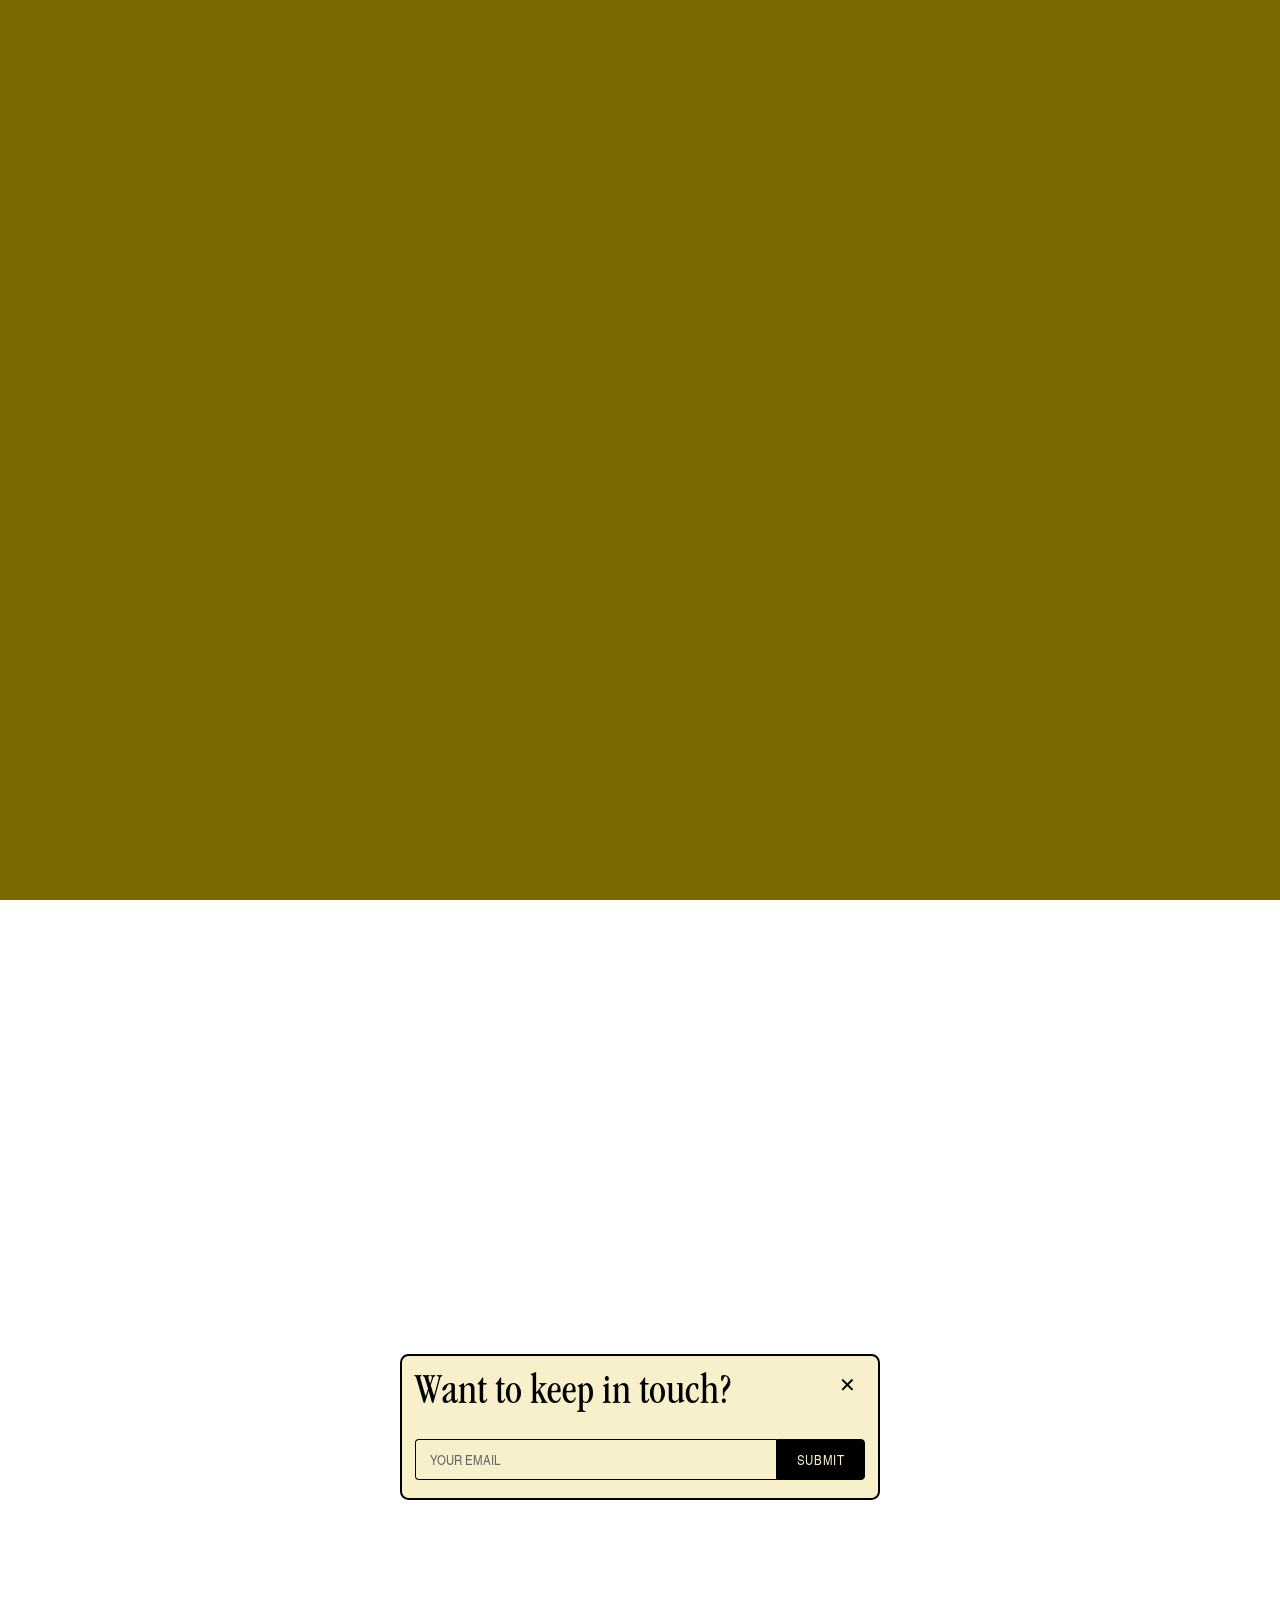
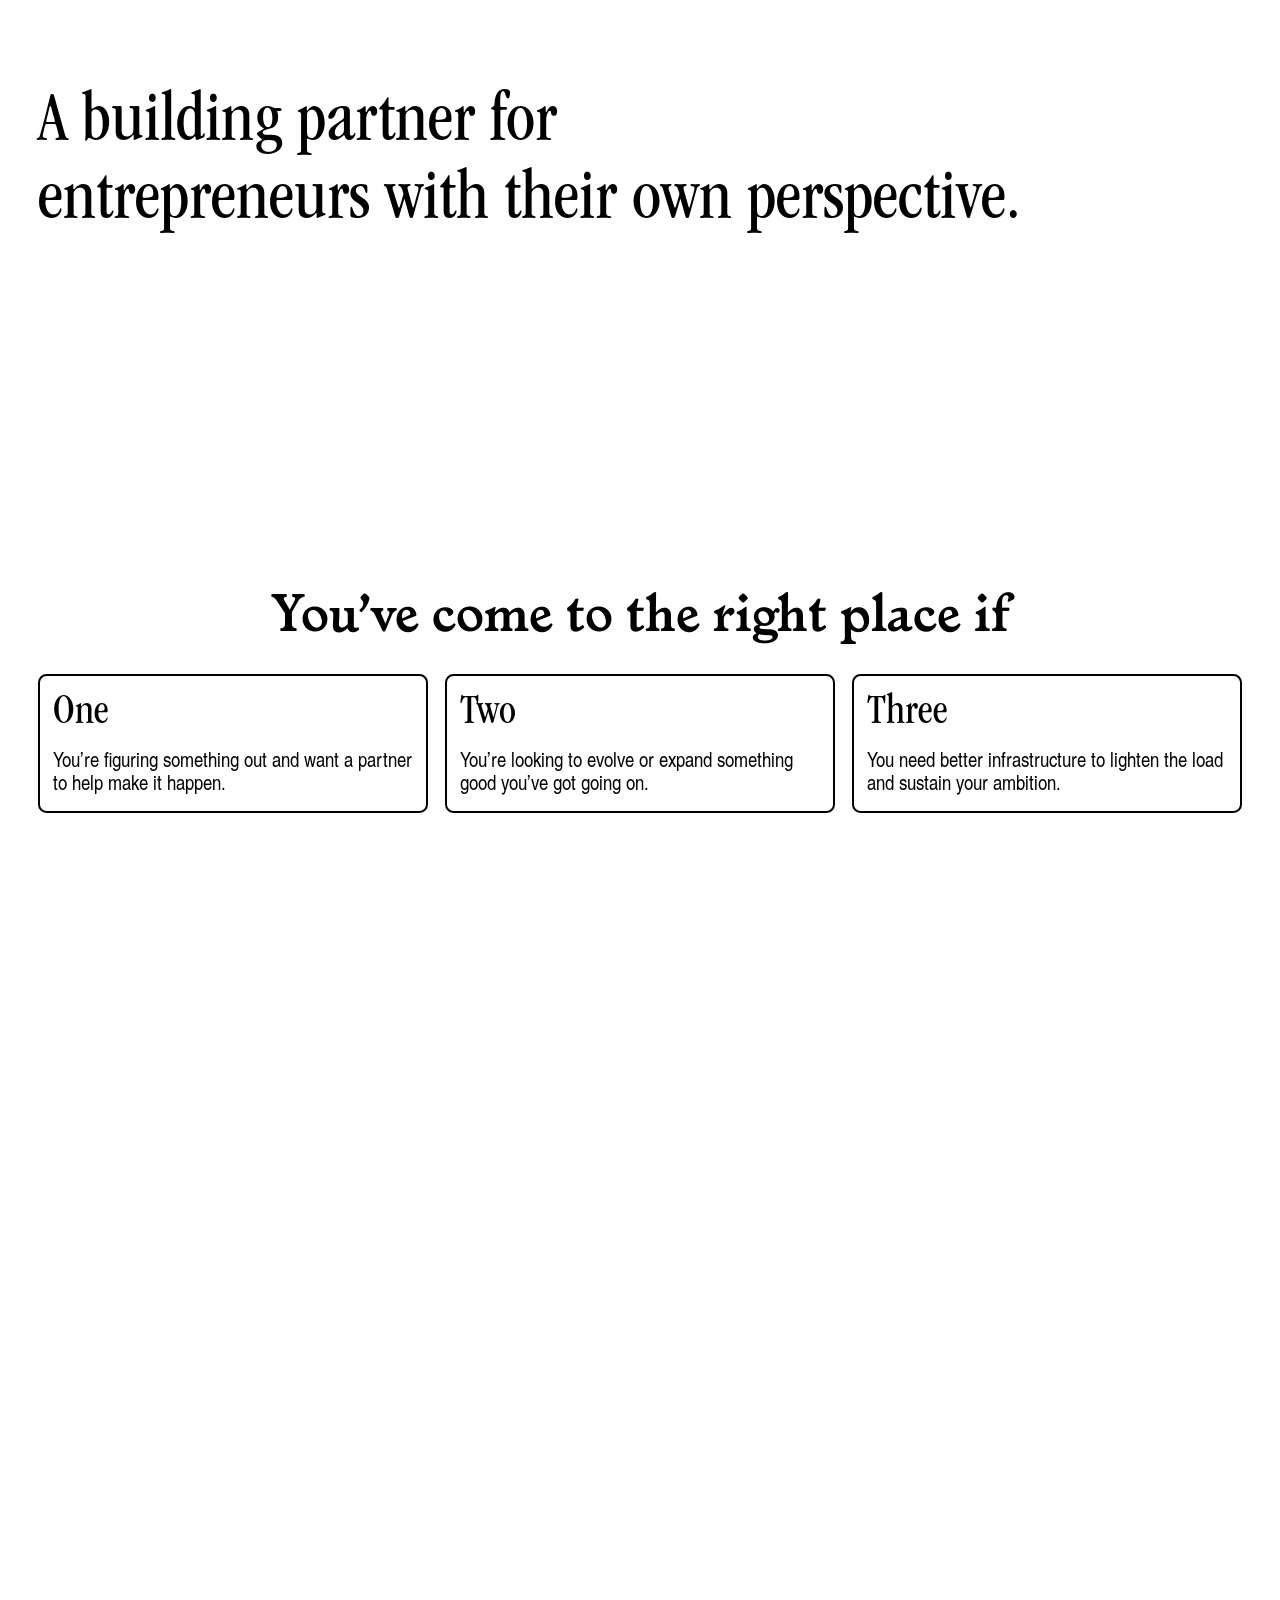
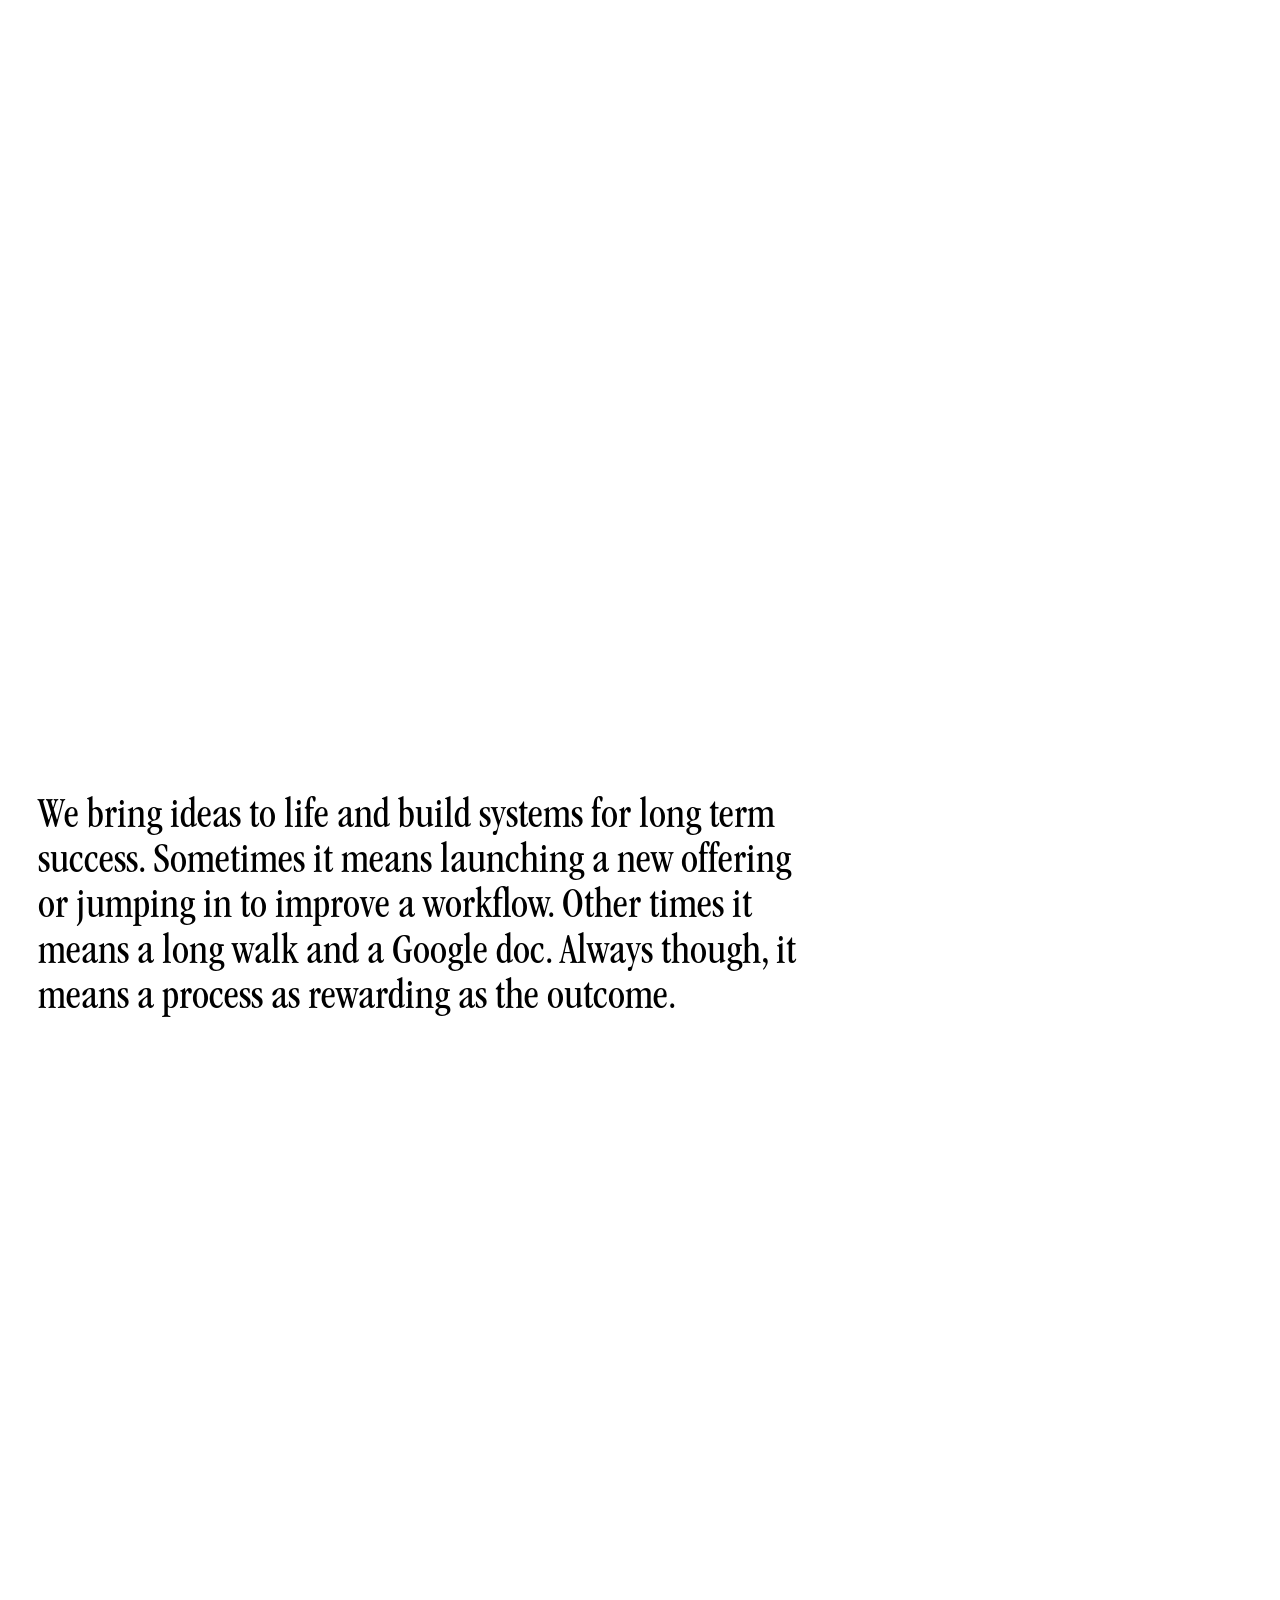
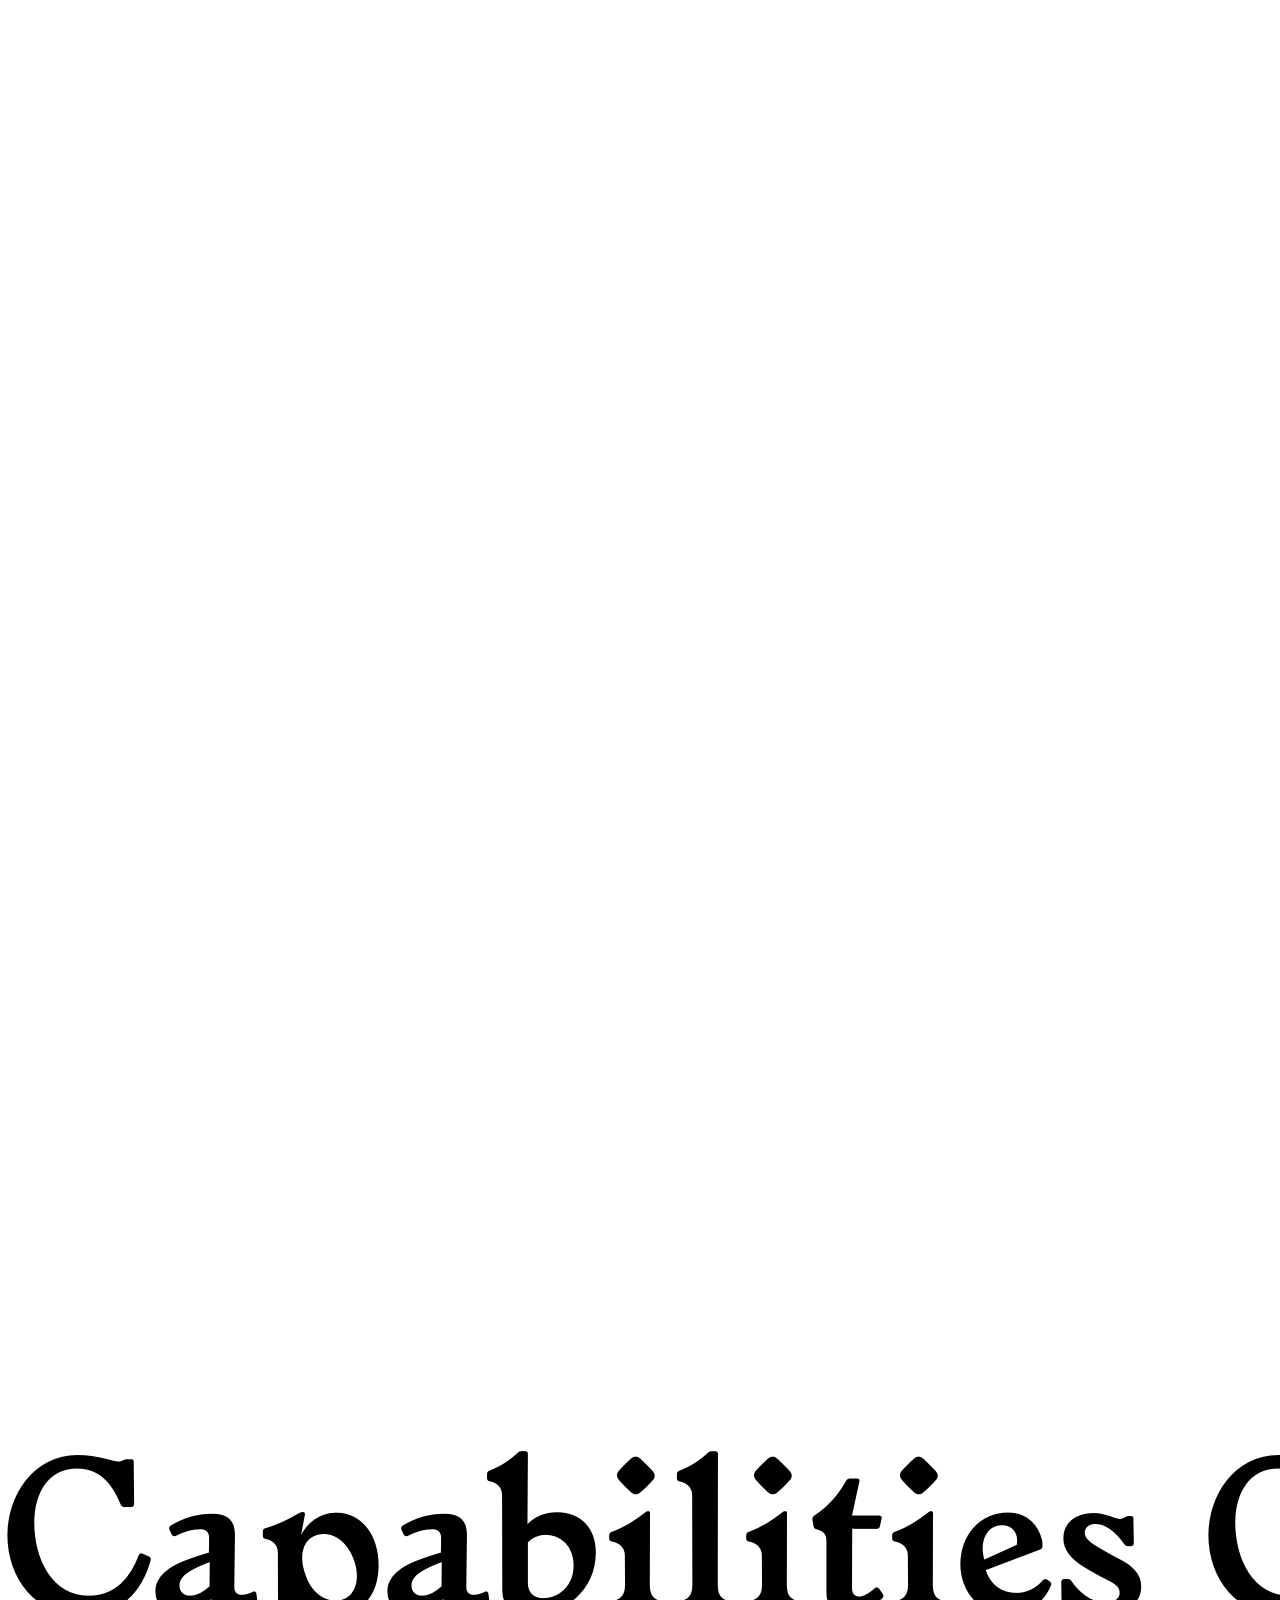
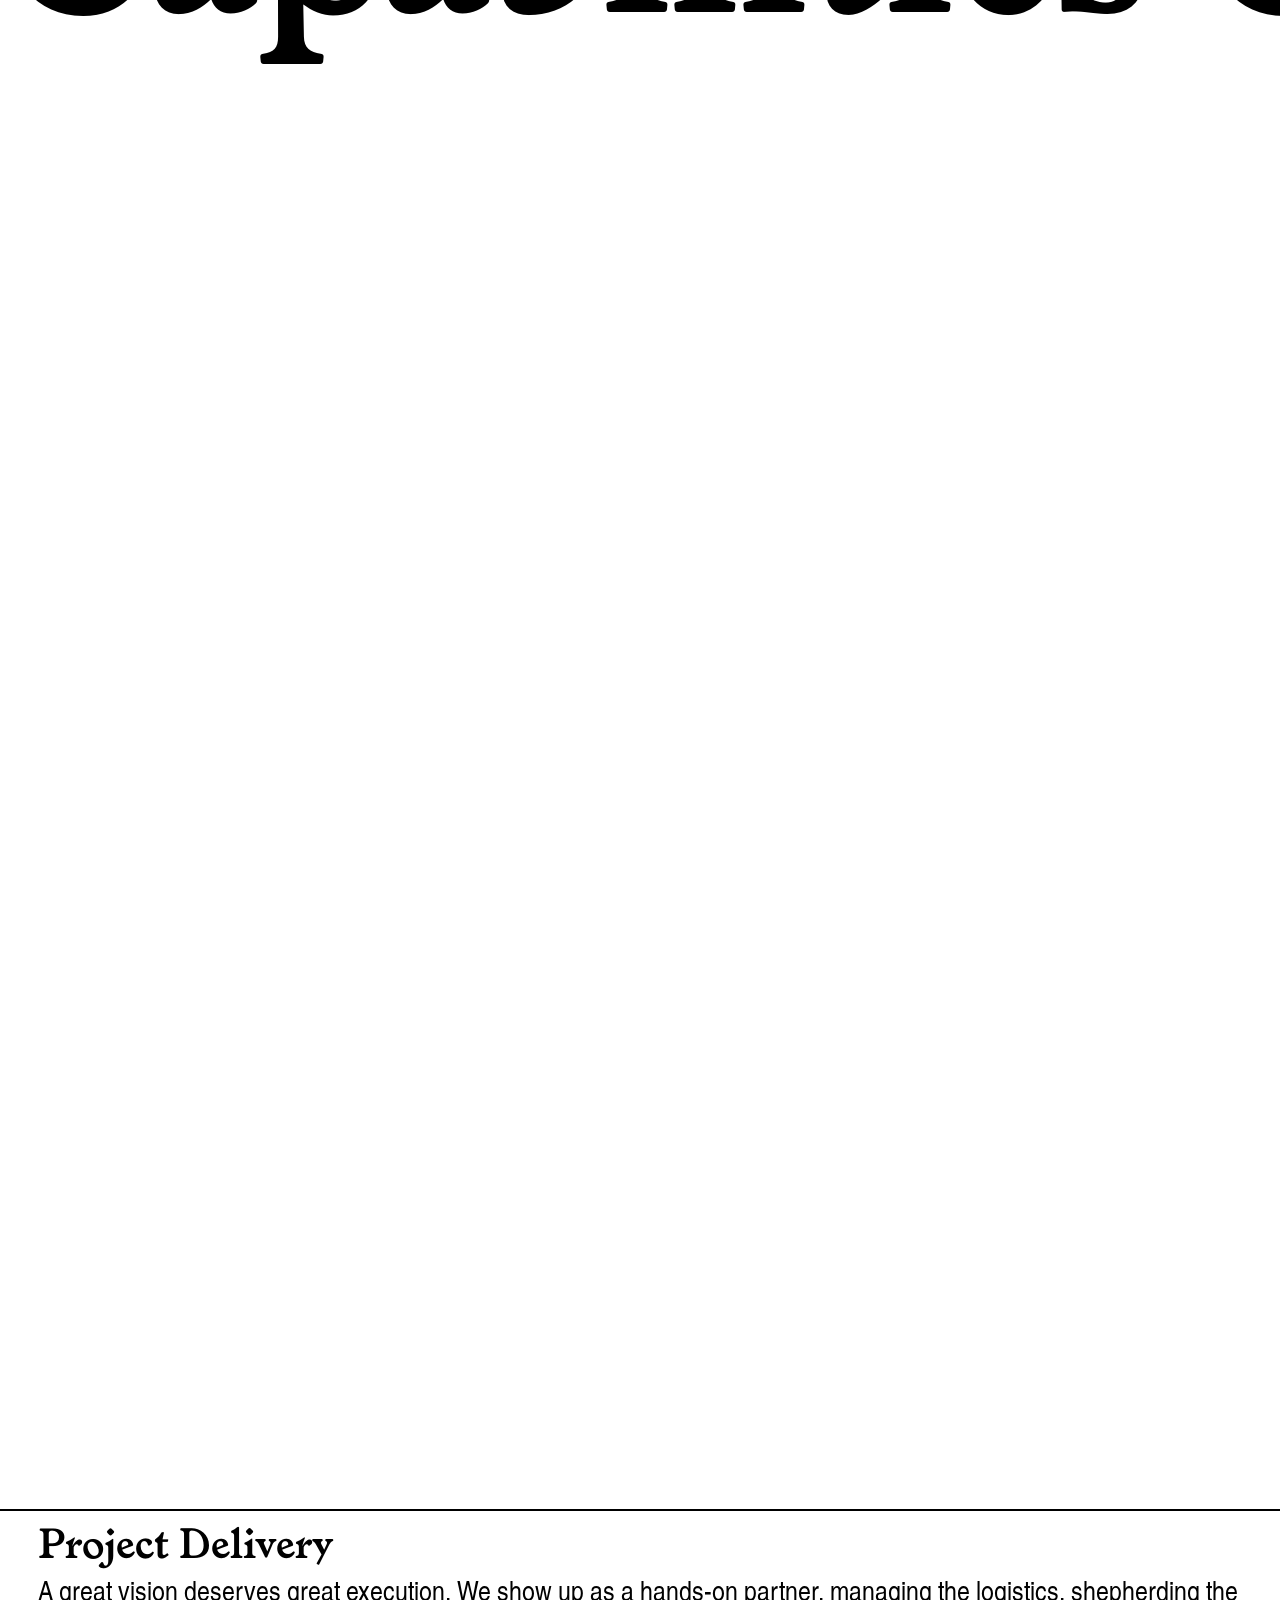
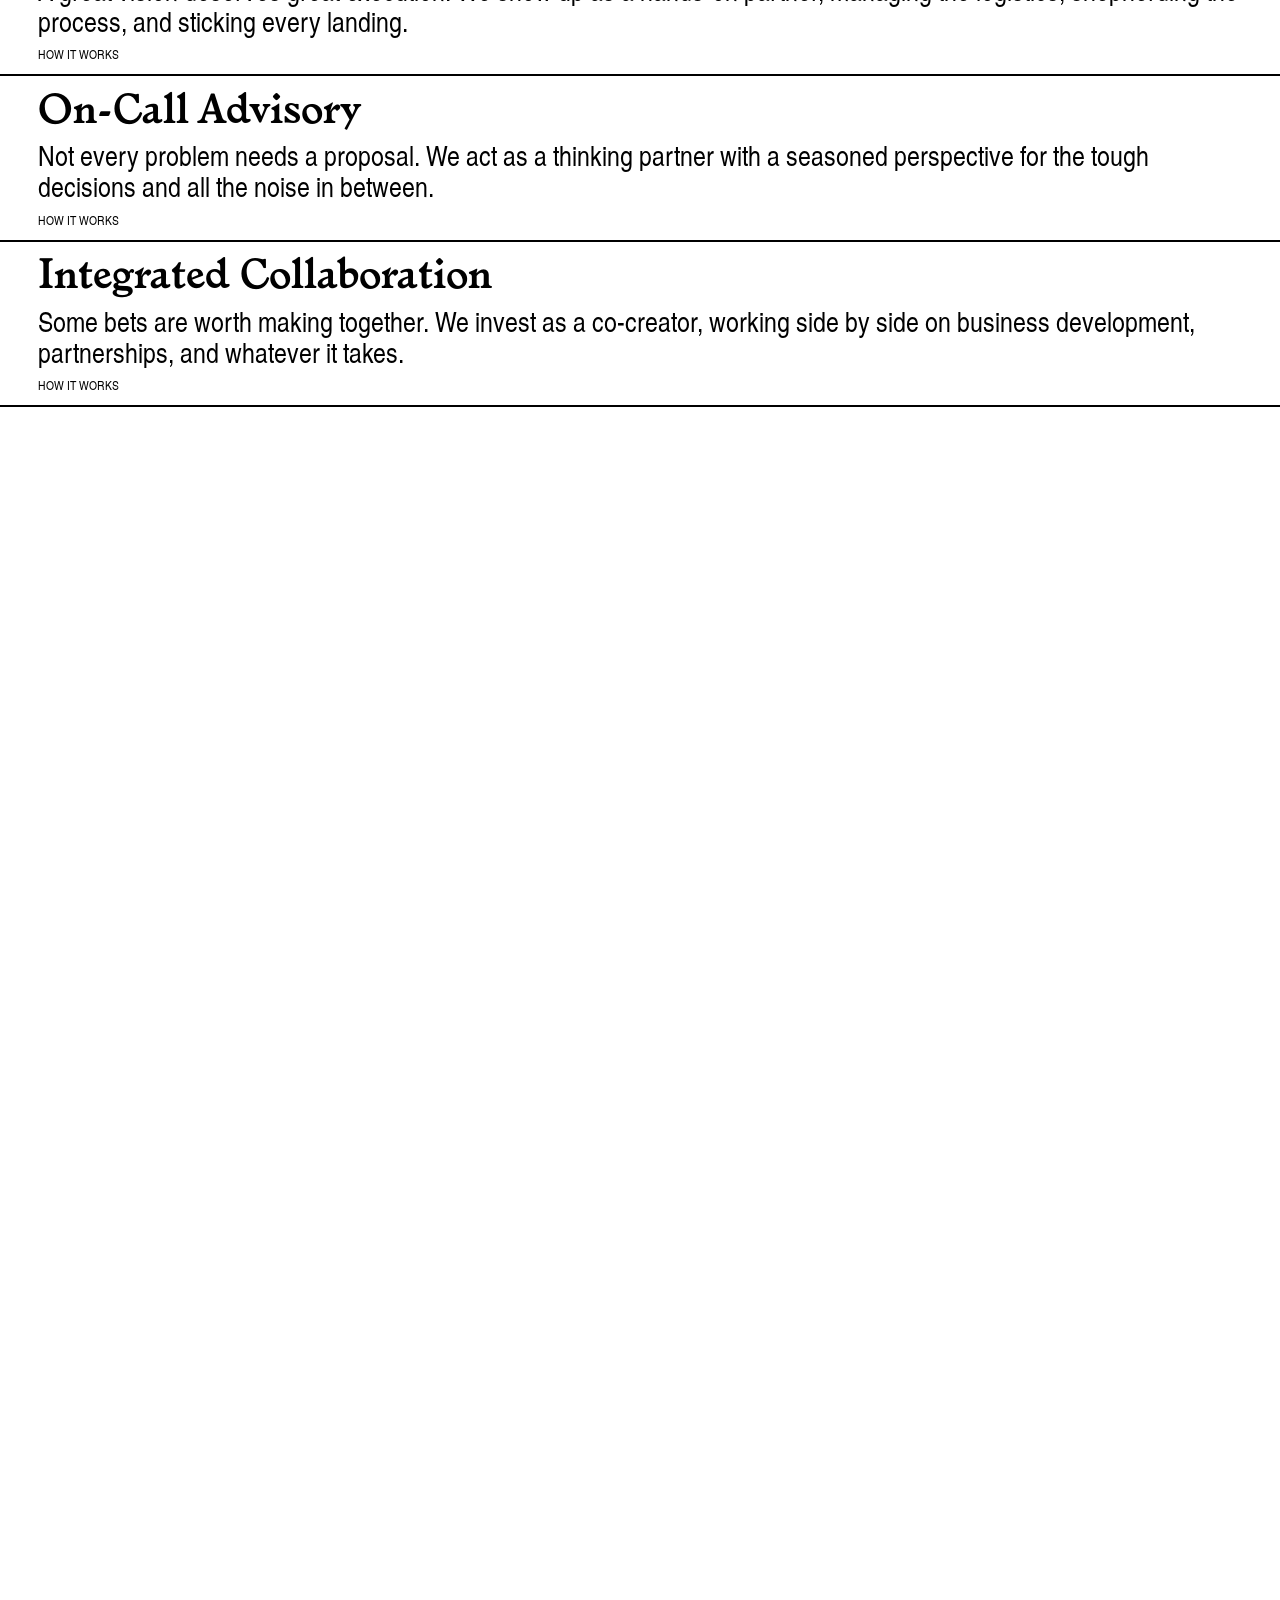
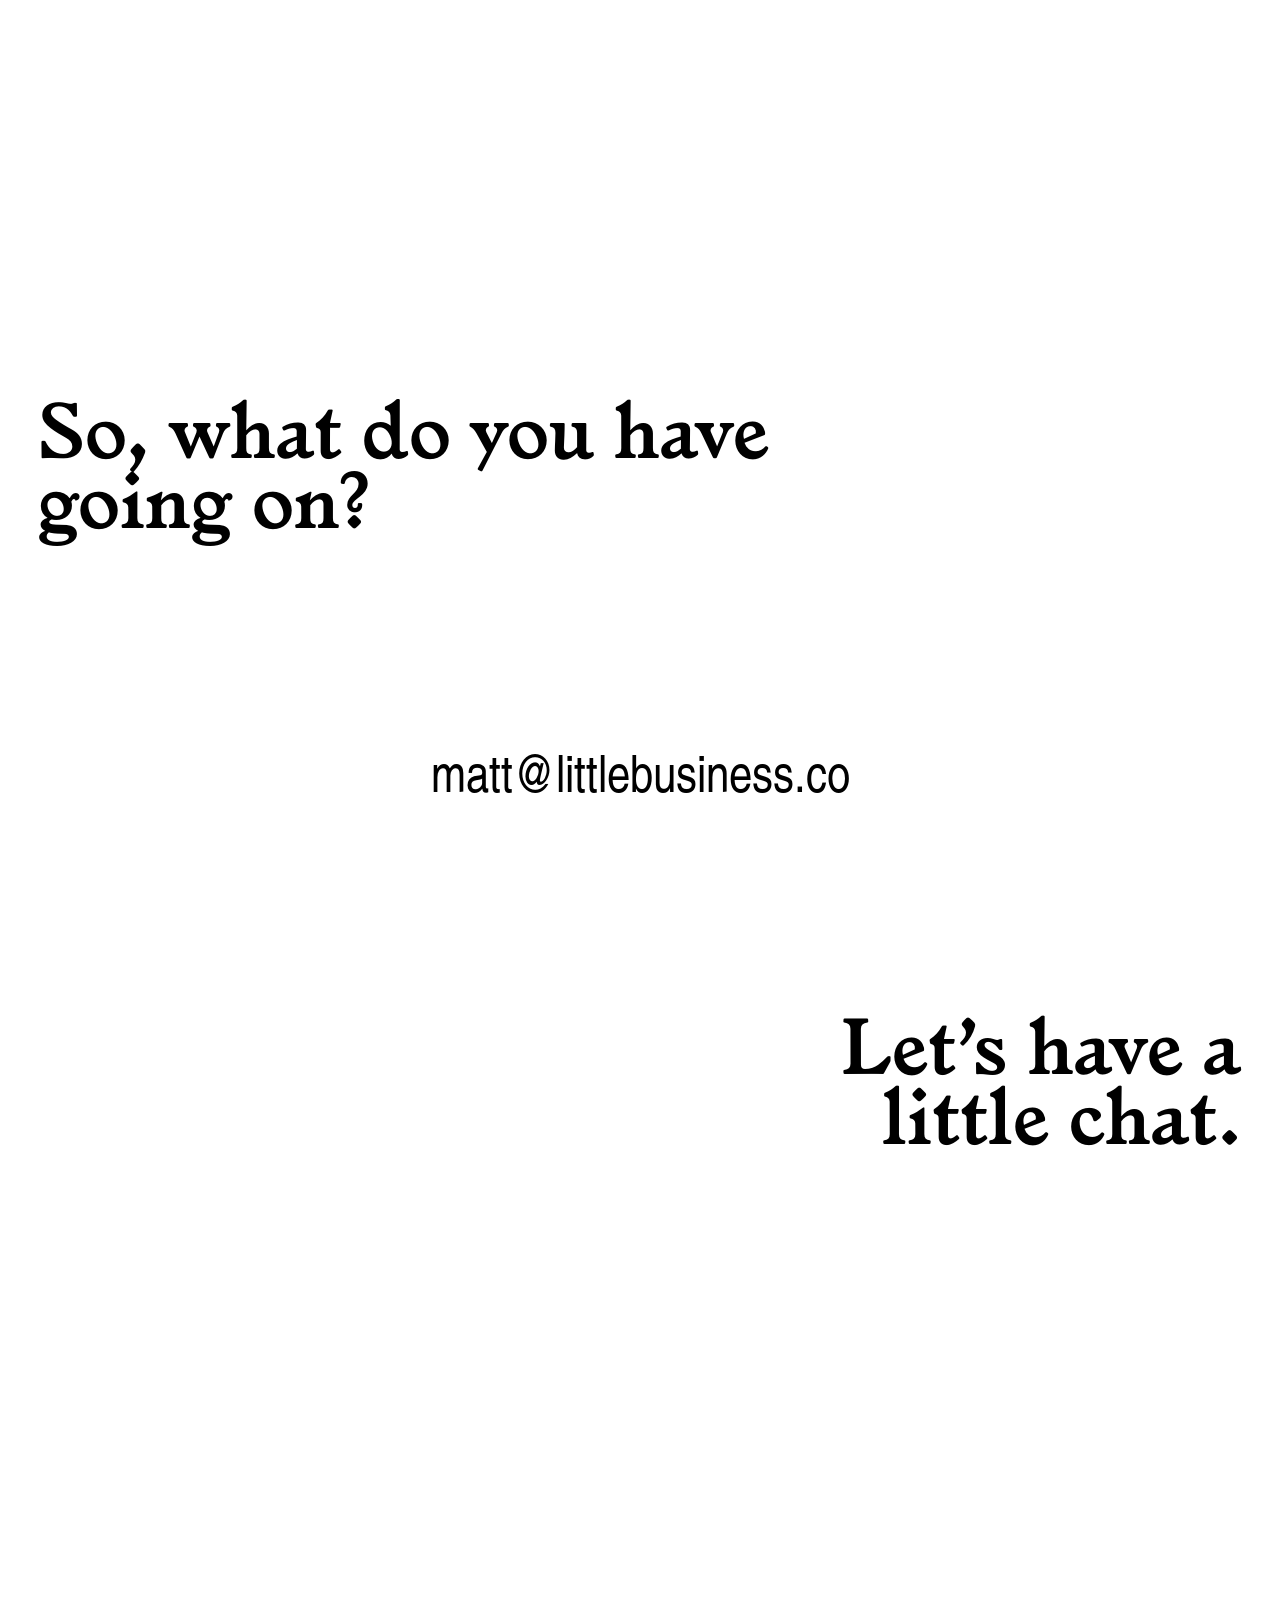
<file: index.html>
<!DOCTYPE html><!--  This site was created in Webflow. https://webflow.com  --><!--  Last Published: Wed Feb 25 2026 02:03:40 GMT+0000 (Coordinated Universal Time)  -->
<html data-wf-page="67ef02db78c500334c8d74f8" data-wf-site="67ef02db78c500334c8d74f6">
<head>
  <meta charset="utf-8">
  <title>Little Business - Let's mind your business.</title>
  <meta content="Little Business is a systems-minded partner for work that’s going somewhere. We support founders, teams, and operators through strategy, operations, and transformation—clarifying priorities, building structure, and helping the real work take shape." name="description">
  <meta content="Little Business - Let's mind your business." property="og:title">
  <meta content="We help creative teams build the structure behind great ideas—through strategy, systems, and support that make the work work." property="og:description">
  <meta content="https://www.littlebusiness.co/images/og/home.jpg" property="og:image">
  <meta content="Little Business - Let's mind your business." property="twitter:title">
  <meta content="We help creative teams build the structure behind great ideas—through strategy, systems, and support that make the work work." property="twitter:description">
  <meta content="https://www.littlebusiness.co/images/og/home.jpg" property="twitter:image">
  <meta property="og:type" content="website">
  <meta content="summary_large_image" name="twitter:card">
  <meta content="width=device-width, initial-scale=1" name="viewport">
  <meta content="Webflow" name="generator">
  <link href="css/normalize.css" rel="stylesheet" type="text/css">
  <link href="css/webflow.css" rel="stylesheet" type="text/css">
  <link href="css/little-business-2.webflow.css" rel="stylesheet" type="text/css">
  <style>@media (max-width:479px) {html.w-mod-js:not(.w-mod-ix) [data-w-id="4ba68156-57c9-4226-cf5b-447d85dc6a7e"] {display:none;height:0px;}html.w-mod-js:not(.w-mod-ix) [data-w-id="4ba68156-57c9-4226-cf5b-447d85dc6a7f"] {-webkit-transform:translate3d(0, -120px, 0) scale3d(1, 1, 1) rotateX(0) rotateY(0) rotateZ(0) skew(0, 0);-moz-transform:translate3d(0, -120px, 0) scale3d(1, 1, 1) rotateX(0) rotateY(0) rotateZ(0) skew(0, 0);-ms-transform:translate3d(0, -120px, 0) scale3d(1, 1, 1) rotateX(0) rotateY(0) rotateZ(0) skew(0, 0);transform:translate3d(0, -120px, 0) scale3d(1, 1, 1) rotateX(0) rotateY(0) rotateZ(0) skew(0, 0);opacity:0;}html.w-mod-js:not(.w-mod-ix) [data-w-id="2694e589-0596-e3fc-09a8-4c502d348974"] {opacity:0;}html.w-mod-js:not(.w-mod-ix) [data-w-id="5941a7f7-5a92-e0c6-e7de-b054ed0b9074"] {display:none;}html.w-mod-js:not(.w-mod-ix) [data-w-id="5941a7f7-5a92-e0c6-e7de-b054ed0b907d"] {display:none;}}</style>
  <script type="text/javascript">!function(o,c){var n=c.documentElement,t=" w-mod-";n.className+=t+"js",("ontouchstart"in o||o.DocumentTouch&&c instanceof DocumentTouch)&&(n.className+=t+"touch")}(window,document);</script>
  <link href="images/favicon.png" rel="shortcut icon" type="image/x-icon">
  <link href="images/webclip.png" rel="apple-touch-icon">
  <link href="https://littlebusiness.co" rel="canonical">
  <style>
  /* Smooth scrolling eliminates the IX2 animation snap/blink on anchor nav clicks */
  html { scroll-behavior: smooth; }
  .brand {
  	z-index: 200!important;
  }
 * {
  	-webkit-font-smoothing: antialiased;
	-moz-osx-font-smoothing: grayscale; 
	text-rendering: optimizeLegibility;
    tap-highlight-color: transparent;
    -webkit-tap-highlight-color: transparent;
  }
  .section:focus {
    outline: none;
  }
  *:focus { 
    outline: none; 
  }
  input, textarea {
    -webkit-appearance: none;
    border-radius: 0;
}
  .w-webflow-badge {
      display: none!important;
  }
  	*::selection {
      color: #fff;
	  background: #000; /* WebKit/Blink Browsers */
	}
	*::-moz-selection {
      color: #fff;
  	  background: #000; /* Gecko Browsers */
	}
  select, .success-message, .w-form-done {
  -webkit-appearance: none;
  -moz-appearance: none;
  outline: none;
}
.w-checkbox-input.w-checkbox-input--inputType-custom.checkmark.w--redirected-checked, .w-checkbox-input.w-checkbox-input--inputType-custom.checkmark {
	box-shadow: none;
}
/* Snippet gets rid of top margin on first element in any rich text*/
.w-richtext>:first-child {
	margin-top: 0;
}
/* Snippet gets rid of bottom margin on last element in any rich text*/
.w-richtext>:last-child, .w-richtext ol li:last-child, .w-richtext ul li:last-child {
    margin-bottom: 0;
}
/* Snippet makes all link elements listed below to inherit color from their parent */
a, 
.w-tab-link,
.w-nav-link,
.w-dropdown-btn,
.w-dropdown-toggle,
.w-dropdown-link
{
color: inherit;
}
/* Snippet prevents all click and hover interaction with an element */
.clickable-off {
  pointer-events: none;
}
/* Snippet enables all click and hover interaction with an element */
.clickable-on{
  pointer-events: auto;
}
/* Snippet enables you to add class of div-square which creates and maintains a 1:1 dimension of a div.*/
.div-square::after {
  content: "";
  display: block;
  padding-bottom: 100%;
}
/*Hide focus outline for main content element*/
    main:focus-visible {
    outline: -webkit-focus-ring-color auto 0px;
}
/* Make sure containers never lose their center alignment*/
.container-medium, .container-small, .container-large {
  margin-right: auto !important;
  margin-left: auto !important;
}
/*Reset selects, buttons, and links styles*/
.w-input, .w-select, a {
color: inherit;
text-decoration: inherit;
font-size: inherit;
}
/*Apply "..." after 3 lines of text */
.text-style-3lines {
    display: -webkit-box;
    overflow: hidden;
    -webkit-line-clamp: 3;
    -webkit-box-orient: vertical;
}
/* Apply "..." after 2 lines of text */
.text-style-2lines {
    display: -webkit-box;
    overflow: hidden;
    -webkit-line-clamp: 2;
    -webkit-box-orient: vertical;
}
/* Apply "..." at 100% width */
.truncate-width { 
		width: 100%; 
    white-space: nowrap; 
    overflow: hidden; 
    text-overflow: ellipsis; 
}
/* Removes native scrollbar */
.no-scrollbar {
    -ms-overflow-style: none;  // IE 10+
    overflow: -moz-scrollbars-none;  // Firefox
}
.no-scrollbar::-webkit-scrollbar {
    display: none; // Safari and Chrome
}

/* ---- Custom desktop nav (replaces Webflow nav on desktop) ---- */
#lb-desktop-nav {
  position: fixed;
  top: 0;
  left: 0;
  right: 0;
  z-index: 9999;
  display: grid;
  grid-template-columns: 1fr 20.2em 1fr;
  align-items: center;
  padding: 1.32em;
  background: transparent;
  pointer-events: none;
}
.lb-nav-left {
  display: flex;
  flex-direction: row;
  align-items: center;
  justify-content: flex-start;
  gap: 5em;
}
.lb-nav-right {
  display: flex;
  flex-direction: row;
  align-items: center;
  justify-content: flex-end;
  gap: 5em;
}
/* Nav logo: invisible but clickable — links to #Home.
   opacity:0 (not visibility:hidden) keeps pointer events active. */
#lb-desktop-nav .nav-logo-center {
  opacity: 0;
  pointer-events: auto;
  justify-self: center;
}
/* Italic active state for current section */
.lb-nav-link.is-current {
  font-style: italic;
}
.lb-nav-link {
  text-transform: uppercase;
  font-family: "TeX Gyre Heros Condensed", sans-serif;
  font-size: .99em;
  line-height: 1.13;
  color: #000;
  text-decoration: none;
  display: block;
}
.nav-logo-center {
  display: flex;
  flex-direction: row;
  align-items: center;
  gap: 0.84em;
  text-decoration: none;
  color: #000;
}
/* Both SVGs constrained to the same height as the Webflow collapsed logo
   (logo-wrapper 20em × padding-top 13.1043% = 2.621em tall) */
.nav-logo-svg-little,
.nav-logo-svg-business {
  display: block;
  height: 2.621em;
  width: auto;
  color: #000;
  flex-shrink: 0;
}
/* Hide Webflow nav on desktop — we use #lb-desktop-nav instead */
@media screen and (min-width: 768px) {
  .nav.w-nav { display: none !important; }
  #lb-desktop-nav { display: grid; }
}
/* Hide custom nav on mobile — Webflow nav handles it */
@media screen and (max-width: 767px) {
  #lb-desktop-nav { display: none !important; }
  .nav.w-nav { display: flex !important; opacity: 1 !important; }
}
/* Nav starts hidden, fades in after hero scrolls away */
#lb-desktop-nav {
  opacity: 0;
  pointer-events: none;
  transition: opacity 0.4s ease;
}
#lb-desktop-nav.is-visible {
  opacity: 1;
  pointer-events: auto;
}
</style>
  <style>
    /* Capability card links to each service sheet, in the nav link style */
    .lb-card-link {
      font-family: "TeX Gyre Heros Condensed", sans-serif;
      text-transform: uppercase;
      font-size: .99em;
      line-height: 1.13;
      color: #000;
      text-decoration: none;
    }
    .lb-card-link:hover { text-decoration: underline; }
    /* Taller tap target on phones; the negative margin keeps the card layout unchanged.
       .7em stays inside the card's .8em gap, so taps on the paragraph never hit the link. */
    @media screen and (max-width: 479px) {
      .lb-card-link { padding: .7em 0; margin: -.7em 0; }
    }
  </style>
</head>
<body data-scroll-time="0" class="body">

  <!-- Custom desktop nav: Capabilities — About — LITTLE BUSINESS — Notes — Contact -->
  <nav id="lb-desktop-nav" aria-label="Main navigation">
    <div class="lb-nav-left">
      <a href="#capabilities" class="lb-nav-link">CAPABILITIES</a>
      <a href="#about-section" class="lb-nav-link">About</a>
    </div>
    <a href="#Home" class="nav-logo-center">
      <svg class="nav-logo-svg-little" xmlns="http://www.w3.org/2000/svg" viewBox="0 0 447 154" fill="none">
        <path d="M0 0.27002H37.4V128.33H71.4V153.26H0V0.27002Z" fill="currentColor"></path>
        <path d="M78.5701 0.27002H115.97V153.26H78.5701V0.27002Z" fill="currentColor"></path>
        <path d="M143.73 28.03H121.44V0.27002H203.41V28.03H181.31V153.25H143.72V28.03H143.73Z" fill="currentColor"></path>
        <path d="M231.18 28.03H208.89V0.27002H290.86V28.03H268.76V153.25H231.17V28.03H231.18Z" fill="currentColor"></path>
        <path d="M296.35 0.27002H333.75V128.33H367.75V153.26H296.36V0.27002H296.35Z" fill="currentColor"></path>
        <path d="M374.92 0.27002H446.5V25.39H412.31V59.58H437.81V85.64H412.31V128.33H446.69V153.26H374.92V0.27002Z" fill="currentColor"></path>
      </svg>
      <svg class="nav-logo-svg-business" xmlns="http://www.w3.org/2000/svg" viewBox="0 0 708 158" fill="none">
        <path d="M0.370117 2.27002H41.7301C67.4201 2.27002 92.5401 6.61002 92.5401 42.88C92.5401 61.2 83.6601 70.46 70.0601 73.1C87.6201 74.8 97.4501 87.83 97.4501 109.36C97.4501 142.6 79.3201 155.26 49.2901 155.26H0.370117V2.27002ZM42.6701 62.71C57.2101 62.71 59.8601 55.34 59.8601 44.01C59.8601 34.57 53.8201 27.01 43.9901 27.01H37.7601V62.71H42.6701ZM42.8601 129.19C56.6501 129.19 61.3701 122.01 61.3701 108.6C61.3701 92.17 56.8401 86.69 43.0501 86.69H37.7601V129.19H42.8601Z" fill="currentColor"></path>
        <path d="M106.52 108.98V2.27002H143.73V115.41C143.73 122.02 144.3 131.09 152.98 131.09C161.66 131.09 162.23 122.02 162.23 115.41V2.27002H199.63V108.98C199.63 141.09 188.67 157.71 152.98 157.71C117.29 157.71 106.52 141.09 106.52 108.98Z" fill="currentColor"></path>
        <path d="M210.4 108.04L242.13 103.88C242.32 124.66 247.04 129.38 253.08 129.38C259.12 129.38 259.31 123.71 259.31 120.31C259.31 107.84 253.08 100.29 242.31 91.22L232.68 83.1C220.59 72.9 210.39 60.81 210.39 41.36C210.39 14.54 227.77 0 255.34 0C290.47 0 293.11 29.28 293.3 44.57L260.81 47.78C260.81 34.56 260.62 27 254.01 27C248.91 27 247.02 33.99 247.02 37.58C247.02 49.48 253.82 55.71 263.26 64.02L272.14 71.76C285.74 83.47 296.32 96.88 296.32 118.6C296.32 140.32 280.64 157.7 255.33 157.7C225.68 157.7 211.32 144.29 210.38 108.03L210.4 108.04Z" fill="currentColor"></path>
        <path d="M305.21 2.27002H342.61V155.26H305.21V2.27002Z" fill="currentColor"></path>
        <path d="M357.34 2.27002H383.78L411.73 67.81V2.27002H442.71V155.26H417.02L389.44 83.3V155.26H357.33V2.27002H357.34Z" fill="currentColor"></path>
        <path d="M457.45 2.27002H529.03V27.39H494.84V61.58H520.34V87.64H494.84V130.33H529.21V155.26H457.44V2.27002H457.45Z" fill="currentColor"></path>
        <path d="M533.57 108.04L565.3 103.88C565.49 124.66 570.21 129.38 576.25 129.38C582.29 129.38 582.48 123.71 582.48 120.31C582.48 107.84 576.25 100.29 565.48 91.22L555.85 83.1C543.76 72.9 533.56 60.81 533.56 41.36C533.56 14.54 550.94 0 578.51 0C613.64 0 616.28 29.28 616.47 44.57L583.98 47.78C583.98 34.56 583.79 27 577.18 27C572.08 27 570.19 33.99 570.19 37.58C570.19 49.48 576.99 55.71 586.43 64.02L595.31 71.76C608.91 83.47 619.49 96.88 619.49 118.6C619.49 140.32 603.81 157.7 578.5 157.7C548.85 157.7 534.49 144.29 533.55 108.03L533.57 108.04Z" fill="currentColor"></path>
        <path d="M621.58 108.04L653.31 103.88C653.5 124.66 658.22 129.38 664.26 129.38C670.3 129.38 670.49 123.71 670.49 120.31C670.49 107.84 664.26 100.29 653.49 91.22L643.86 83.1C631.77 72.9 621.57 60.81 621.57 41.36C621.57 14.54 638.95 0 666.52 0C701.65 0 704.29 29.28 704.48 44.57L671.99 47.78C671.99 34.56 671.8 27 665.19 27C660.09 27 658.2 33.99 658.2 37.58C658.2 49.48 665 55.71 674.44 64.02L683.32 71.76C696.92 83.47 707.5 96.88 707.5 118.6C707.5 140.32 691.82 157.7 666.51 157.7C636.86 157.7 622.5 144.29 621.56 108.03L621.58 108.04Z" fill="currentColor"></path>
      </svg>
    </a>
    <div class="lb-nav-right">
      <a href="https://knocktwice.studio" class="lb-nav-link" target="_blank">Knock Twice</a>
      <a href="#Contact" class="lb-nav-link">Contact</a>
    </div>
  </nav>

  <div class="page-wrapper">
    <div class="initial-flash-fix-custom-code w-embed">
      <style>
html:not(.wf-design-mode) .logo-word-1,
html:not(.wf-design-mode) .logo-word-2,
html:not(.wf-design-mode) .logo-word-1-svg-stacked,
html:not(.wf-design-mode) .logo-word-2-svg-stacked {
  display: none;
}
html:not(.wf-design-mode) .nav {
  opacity: 0%;
}
html.wf-design-mode .container.hero.hidden {
 z-index: -1;
}
</style>
    </div>
    <div class="global-styles w-embed">
      <style>
/* Snippet gets rid of top margin on first element in any rich text*/
.w-richtext>:first-child {
	margin-top: 0;
}
/* Snippet gets rid of bottom margin on last element in any rich text*/
.w-richtext>:last-child, .w-richtext ol li:last-child, .w-richtext ul li:last-child {
    margin-bottom: 0;
}
/* Snippet makes all link elements listed below to inherit color from their parent */
a, 
.w-tab-link,
.w-nav-link,
.w-dropdown-btn,
.w-dropdown-toggle,
.w-dropdown-link
{
color: inherit;
}
/* Snippet prevents all click and hover interaction with an element */
.clickable-off {
  pointer-events: none;
}
/* Snippet enables all click and hover interaction with an element */
.clickable-on{
  pointer-events: auto;
}
/* Snippet enables you to add class of div-square which creates and maintains a 1:1 dimension of a div.*/
.div-square::after {
  content: "";
  display: block;
  padding-bottom: 100%;
}
/*Hide focus outline for main content element*/
    main:focus-visible {
    outline: -webkit-focus-ring-color auto 0px;
}
/* Make sure containers never lose their center alignment*/
.container-medium, .container-small, .container-large {
  margin-right: auto !important;
  margin-left: auto !important;
}
/*Reset selects, buttons, and links styles*/
.w-input, .w-select, a {
color: inherit;
text-decoration: inherit;
font-size: inherit;
}
/*Apply "..." after 3 lines of text */
.text-style-3lines {
    display: -webkit-box;
    overflow: hidden;
    -webkit-line-clamp: 3;
    -webkit-box-orient: vertical;
}
/* Apply "..." after 2 lines of text */
.text-style-2lines {
    display: -webkit-box;
    overflow: hidden;
    -webkit-line-clamp: 2;
    -webkit-box-orient: vertical;
}
/* Apply "..." at 100% width */
.truncate-width { 
		width: 100%; 
    white-space: nowrap; 
    overflow: hidden; 
    text-overflow: ellipsis; 
}
/* Removes native scrollbar */
.no-scrollbar {
    -ms-overflow-style: none;  // IE 10+
    overflow: -moz-scrollbars-none;  // Firefox
}
.no-scrollbar::-webkit-scrollbar {
    display: none; // Safari and Chrome
}
</style>
    </div>
    <div data-animation="default" class="nav w-nav" data-easing2="ease-out-sine" data-easing="ease-out-quart" data-collapse="tiny" data-w-id="4ba68156-57c9-4226-cf5b-447d85dc6a7c" role="banner" data-no-scroll="1" data-duration="700" data-doc-height="1">
      <nav role="navigation" class="nav-menu w-nav-menu">
        <div data-w-id="4ba68156-57c9-4226-cf5b-447d85dc6a7e" class="menu-modal">
          <div data-w-id="4ba68156-57c9-4226-cf5b-447d85dc6a7f" class="menu-modal-container">
            <div id="w-node-_4ba68156-57c9-4226-cf5b-447d85dc6a80-4c8d74f8" class="main-menu-group">
              <div class="nav-left is-mobile">
                <a href="#About" class="nav-link-2 is-mobile w-inline-block">
                  <div>About</div>
                </a>
                <a href="#capabilities" class="nav-link-2 is-mobile w-inline-block">
                  <div>Capabilities</div>
                </a>
                <a href="https://knocktwice.studio" class="nav-link-2 is-mobile w-inline-block" target="_blank">
                  <div>Knock Twice</div>
                </a>
              </div>
              <div class="nav-right">
                <a href="#Contact" class="nav-link-2 is-mobile w-inline-block">
                  <div>Contact</div>
                </a>
              </div>
            </div>
          </div>
        </div>
        <div class="desktop-menu">
          <div class="nav-left is-desktop">
            <a href="#capabilities" class="nav-link-2 w-inline-block">
              <div>CAPABILITIES</div>
            </a>
            <a href="#about-section" class="nav-link-2 w-inline-block">
              <div>About</div>
            </a>
          </div>
          <a href="#Home" class="nav-logo-center">
            <svg class="nav-logo-svg-little" xmlns="http://www.w3.org/2000/svg" viewBox="0 0 447 154" fill="none">
              <path d="M0 0.27002H37.4V128.33H71.4V153.26H0V0.27002Z" fill="currentColor"></path>
              <path d="M78.5701 0.27002H115.97V153.26H78.5701V0.27002Z" fill="currentColor"></path>
              <path d="M143.73 28.03H121.44V0.27002H203.41V28.03H181.31V153.25H143.72V28.03H143.73Z" fill="currentColor"></path>
              <path d="M231.18 28.03H208.89V0.27002H290.86V28.03H268.76V153.25H231.17V28.03H231.18Z" fill="currentColor"></path>
              <path d="M296.35 0.27002H333.75V128.33H367.75V153.26H296.36V0.27002H296.35Z" fill="currentColor"></path>
              <path d="M374.92 0.27002H446.5V25.39H412.31V59.58H437.81V85.64H412.31V128.33H446.69V153.26H374.92V0.27002Z" fill="currentColor"></path>
            </svg>
            <svg class="nav-logo-svg-business" xmlns="http://www.w3.org/2000/svg" viewBox="0 0 708 158" fill="none">
              <path d="M0.370117 2.27002H41.7301C67.4201 2.27002 92.5401 6.61002 92.5401 42.88C92.5401 61.2 83.6601 70.46 70.0601 73.1C87.6201 74.8 97.4501 87.83 97.4501 109.36C97.4501 142.6 79.3201 155.26 49.2901 155.26H0.370117V2.27002ZM42.6701 62.71C57.2101 62.71 59.8601 55.34 59.8601 44.01C59.8601 34.57 53.8201 27.01 43.9901 27.01H37.7601V62.71H42.6701ZM42.8601 129.19C56.6501 129.19 61.3701 122.01 61.3701 108.6C61.3701 92.17 56.8401 86.69 43.0501 86.69H37.7601V129.19H42.8601Z" fill="currentColor"></path>
              <path d="M106.52 108.98V2.27002H143.73V115.41C143.73 122.02 144.3 131.09 152.98 131.09C161.66 131.09 162.23 122.02 162.23 115.41V2.27002H199.63V108.98C199.63 141.09 188.67 157.71 152.98 157.71C117.29 157.71 106.52 141.09 106.52 108.98Z" fill="currentColor"></path>
              <path d="M210.4 108.04L242.13 103.88C242.32 124.66 247.04 129.38 253.08 129.38C259.12 129.38 259.31 123.71 259.31 120.31C259.31 107.84 253.08 100.29 242.31 91.22L232.68 83.1C220.59 72.9 210.39 60.81 210.39 41.36C210.39 14.54 227.77 0 255.34 0C290.47 0 293.11 29.28 293.3 44.57L260.81 47.78C260.81 34.56 260.62 27 254.01 27C248.91 27 247.02 33.99 247.02 37.58C247.02 49.48 253.82 55.71 263.26 64.02L272.14 71.76C285.74 83.47 296.32 96.88 296.32 118.6C296.32 140.32 280.64 157.7 255.33 157.7C225.68 157.7 211.32 144.29 210.38 108.03L210.4 108.04Z" fill="currentColor"></path>
              <path d="M305.21 2.27002H342.61V155.26H305.21V2.27002Z" fill="currentColor"></path>
              <path d="M357.34 2.27002H383.78L411.73 67.81V2.27002H442.71V155.26H417.02L389.44 83.3V155.26H357.33V2.27002H357.34Z" fill="currentColor"></path>
              <path d="M457.45 2.27002H529.03V27.39H494.84V61.58H520.34V87.64H494.84V130.33H529.21V155.26H457.44V2.27002H457.45Z" fill="currentColor"></path>
              <path d="M533.57 108.04L565.3 103.88C565.49 124.66 570.21 129.38 576.25 129.38C582.29 129.38 582.48 123.71 582.48 120.31C582.48 107.84 576.25 100.29 565.48 91.22L555.85 83.1C543.76 72.9 533.56 60.81 533.56 41.36C533.56 14.54 550.94 0 578.51 0C613.64 0 616.28 29.28 616.47 44.57L583.98 47.78C583.98 34.56 583.79 27 577.18 27C572.08 27 570.19 33.99 570.19 37.58C570.19 49.48 576.99 55.71 586.43 64.02L595.31 71.76C608.91 83.47 619.49 96.88 619.49 118.6C619.49 140.32 603.81 157.7 578.5 157.7C548.85 157.7 534.49 144.29 533.55 108.03L533.57 108.04Z" fill="currentColor"></path>
              <path d="M621.58 108.04L653.31 103.88C653.5 124.66 658.22 129.38 664.26 129.38C670.3 129.38 670.49 123.71 670.49 120.31C670.49 107.84 664.26 100.29 653.49 91.22L643.86 83.1C631.77 72.9 621.57 60.81 621.57 41.36C621.57 14.54 638.95 0 666.52 0C701.65 0 704.29 29.28 704.48 44.57L671.99 47.78C671.99 34.56 671.8 27 665.19 27C660.09 27 658.2 33.99 658.2 37.58C658.2 49.48 665 55.71 674.44 64.02L683.32 71.76C696.92 83.47 707.5 96.88 707.5 118.6C707.5 140.32 691.82 157.7 666.51 157.7C636.86 157.7 622.5 144.29 621.56 108.03L621.58 108.04Z" fill="currentColor"></path>
            </svg>
          </a>
          <div class="nav-right">
            <a href="https://knocktwice.studio" class="nav-link-2 w-inline-block" target="_blank">
              <div>Knock Twice</div>
            </a>
            <a href="#Contact" class="nav-link-2 w-inline-block">
              <div>Contact</div>
            </a>
          </div>
        </div>
      </nav>
      <div class="menu-button w-nav-button"><svg xmlns="http://www.w3.org/2000/svg" width="24" height="24" viewbox="0 0 512 512" app="ikonik" class="hamburger-icon">
          <path fill="currentColor" d="M32 96v64h448V96H32zm0 128v64h448v-64H32zm0 128v64h448v-64H32z" app="ikonik" class="path-ra73lj"></path>
        </svg></div>
    </div>
    <div data-w-id="7eb2a0a4-44ff-9576-e088-bb3919648b38" class="section home-hero">
      <div class="hero-background"></div>
      <div class="container hero hidden">
        <div href="#" data-w-id="7eb2a0a4-44ff-9576-e088-bb3919648b3b" class="brand-2">
          <div class="logo-wrapper">
            <a href="#Home" class="logo-relative w-inline-block">
              <div class="logo-absolute">
                <div class="logo-word-1">
                  <div class="full-wh"><svg xmlns="http://www.w3.org/2000/svg" width="100%" viewbox="0 0 447 154" fill="none" class="logo-word-1-svg">
                      <path d="M0 0.27002H37.4V128.33H71.4V153.26H0V0.27002Z" fill="currentColor"></path>
                      <path d="M78.5701 0.27002H115.97V153.26H78.5701V0.27002Z" fill="currentColor"></path>
                      <path d="M143.73 28.03H121.44V0.27002H203.41V28.03H181.31V153.25H143.72V28.03H143.73Z" fill="currentColor"></path>
                      <path d="M231.18 28.03H208.89V0.27002H290.86V28.03H268.76V153.25H231.17V28.03H231.18Z" fill="currentColor"></path>
                      <path d="M296.35 0.27002H333.75V128.33H367.75V153.26H296.36V0.27002H296.35Z" fill="currentColor"></path>
                      <path d="M374.92 0.27002H446.5V25.39H412.31V59.58H437.81V85.64H412.31V128.33H446.69V153.26H374.92V0.27002Z" fill="currentColor"></path>
                    </svg></div>
                </div>
                <div class="logo-word-2">
                  <div class="full-wh"><svg xmlns="http://www.w3.org/2000/svg" width="100%" viewbox="0 0 708 158" fill="none" class="logo-word-2-svg">
                      <path d="M0.370117 2.27002H41.7301C67.4201 2.27002 92.5401 6.61002 92.5401 42.88C92.5401 61.2 83.6601 70.46 70.0601 73.1C87.6201 74.8 97.4501 87.83 97.4501 109.36C97.4501 142.6 79.3201 155.26 49.2901 155.26H0.370117V2.27002ZM42.6701 62.71C57.2101 62.71 59.8601 55.34 59.8601 44.01C59.8601 34.57 53.8201 27.01 43.9901 27.01H37.7601V62.71H42.6701ZM42.8601 129.19C56.6501 129.19 61.3701 122.01 61.3701 108.6C61.3701 92.17 56.8401 86.69 43.0501 86.69H37.7601V129.19H42.8601Z" fill="currentColor"></path>
                      <path d="M106.52 108.98V2.27002H143.73V115.41C143.73 122.02 144.3 131.09 152.98 131.09C161.66 131.09 162.23 122.02 162.23 115.41V2.27002H199.63V108.98C199.63 141.09 188.67 157.71 152.98 157.71C117.29 157.71 106.52 141.09 106.52 108.98Z" fill="currentColor"></path>
                      <path d="M210.4 108.04L242.13 103.88C242.32 124.66 247.04 129.38 253.08 129.38C259.12 129.38 259.31 123.71 259.31 120.31C259.31 107.84 253.08 100.29 242.31 91.22L232.68 83.1C220.59 72.9 210.39 60.81 210.39 41.36C210.39 14.54 227.77 0 255.34 0C290.47 0 293.11 29.28 293.3 44.57L260.81 47.78C260.81 34.56 260.62 27 254.01 27C248.91 27 247.02 33.99 247.02 37.58C247.02 49.48 253.82 55.71 263.26 64.02L272.14 71.76C285.74 83.47 296.32 96.88 296.32 118.6C296.32 140.32 280.64 157.7 255.33 157.7C225.68 157.7 211.32 144.29 210.38 108.03L210.4 108.04Z" fill="currentColor"></path>
                      <path d="M305.21 2.27002H342.61V155.26H305.21V2.27002Z" fill="currentColor"></path>
                      <path d="M357.34 2.27002H383.78L411.73 67.81V2.27002H442.71V155.26H417.02L389.44 83.3V155.26H357.33V2.27002H357.34Z" fill="currentColor"></path>
                      <path d="M457.45 2.27002H529.03V27.39H494.84V61.58H520.34V87.64H494.84V130.33H529.21V155.26H457.44V2.27002H457.45Z" fill="currentColor"></path>
                      <path d="M533.57 108.04L565.3 103.88C565.49 124.66 570.21 129.38 576.25 129.38C582.29 129.38 582.48 123.71 582.48 120.31C582.48 107.84 576.25 100.29 565.48 91.22L555.85 83.1C543.76 72.9 533.56 60.81 533.56 41.36C533.56 14.54 550.94 0 578.51 0C613.64 0 616.28 29.28 616.47 44.57L583.98 47.78C583.98 34.56 583.79 27 577.18 27C572.08 27 570.19 33.99 570.19 37.58C570.19 49.48 576.99 55.71 586.43 64.02L595.31 71.76C608.91 83.47 619.49 96.88 619.49 118.6C619.49 140.32 603.81 157.7 578.5 157.7C548.85 157.7 534.49 144.29 533.55 108.03L533.57 108.04Z" fill="currentColor"></path>
                      <path d="M621.58 108.04L653.31 103.88C653.5 124.66 658.22 129.38 664.26 129.38C670.3 129.38 670.49 123.71 670.49 120.31C670.49 107.84 664.26 100.29 653.49 91.22L643.86 83.1C631.77 72.9 621.57 60.81 621.57 41.36C621.57 14.54 638.95 0 666.52 0C701.65 0 704.29 29.28 704.48 44.57L671.99 47.78C671.99 34.56 671.8 27 665.19 27C660.09 27 658.2 33.99 658.2 37.58C658.2 49.48 665 55.71 674.44 64.02L683.32 71.76C696.92 83.47 707.5 96.88 707.5 118.6C707.5 140.32 691.82 157.7 666.51 157.7C636.86 157.7 622.5 144.29 621.56 108.03L621.58 108.04Z" fill="currentColor"></path>
                    </svg></div>
                </div>
              </div>
            </a>
          </div>
          <div class="logo-wrapper-stacked">
            <a data-w-id="5941a7f7-5a92-e0c6-e7de-b054ed0b9070" href="#Home" class="logo-relative-stacked w-inline-block">
              <div class="logo-absolute-stacked">
                <div class="logo-word-1-stacked"><svg data-w-id="5941a7f7-5a92-e0c6-e7de-b054ed0b9074" xmlns="http://www.w3.org/2000/svg" width="100%" viewbox="0 0 447 154" fill="none" class="logo-word-1-svg-stacked">
                    <path d="M0 0.27002H37.4V128.33H71.4V153.26H0V0.27002Z" fill="currentColor"></path>
                    <path d="M78.5701 0.27002H115.97V153.26H78.5701V0.27002Z" fill="currentColor"></path>
                    <path d="M143.73 28.03H121.44V0.27002H203.41V28.03H181.31V153.25H143.72V28.03H143.73Z" fill="currentColor"></path>
                    <path d="M231.18 28.03H208.89V0.27002H290.86V28.03H268.76V153.25H231.17V28.03H231.18Z" fill="currentColor"></path>
                    <path d="M296.35 0.27002H333.75V128.33H367.75V153.26H296.36V0.27002H296.35Z" fill="currentColor"></path>
                    <path d="M374.92 0.27002H446.5V25.39H412.31V59.58H437.81V85.64H412.31V128.33H446.69V153.26H374.92V0.27002Z" fill="currentColor"></path>
                  </svg></div>
                <div class="logo-word-2-stacked"><svg data-w-id="5941a7f7-5a92-e0c6-e7de-b054ed0b907d" xmlns="http://www.w3.org/2000/svg" width="100%" viewbox="0 0 708 158" fill="none" class="logo-word-2-svg-stacked">
                    <path d="M0.370117 2.27002H41.7301C67.4201 2.27002 92.5401 6.61002 92.5401 42.88C92.5401 61.2 83.6601 70.46 70.0601 73.1C87.6201 74.8 97.4501 87.83 97.4501 109.36C97.4501 142.6 79.3201 155.26 49.2901 155.26H0.370117V2.27002ZM42.6701 62.71C57.2101 62.71 59.8601 55.34 59.8601 44.01C59.8601 34.57 53.8201 27.01 43.9901 27.01H37.7601V62.71H42.6701ZM42.8601 129.19C56.6501 129.19 61.3701 122.01 61.3701 108.6C61.3701 92.17 56.8401 86.69 43.0501 86.69H37.7601V129.19H42.8601Z" fill="currentColor"></path>
                    <path d="M106.52 108.98V2.27002H143.73V115.41C143.73 122.02 144.3 131.09 152.98 131.09C161.66 131.09 162.23 122.02 162.23 115.41V2.27002H199.63V108.98C199.63 141.09 188.67 157.71 152.98 157.71C117.29 157.71 106.52 141.09 106.52 108.98Z" fill="currentColor"></path>
                    <path d="M210.4 108.04L242.13 103.88C242.32 124.66 247.04 129.38 253.08 129.38C259.12 129.38 259.31 123.71 259.31 120.31C259.31 107.84 253.08 100.29 242.31 91.22L232.68 83.1C220.59 72.9 210.39 60.81 210.39 41.36C210.39 14.54 227.77 0 255.34 0C290.47 0 293.11 29.28 293.3 44.57L260.81 47.78C260.81 34.56 260.62 27 254.01 27C248.91 27 247.02 33.99 247.02 37.58C247.02 49.48 253.82 55.71 263.26 64.02L272.14 71.76C285.74 83.47 296.32 96.88 296.32 118.6C296.32 140.32 280.64 157.7 255.33 157.7C225.68 157.7 211.32 144.29 210.38 108.03L210.4 108.04Z" fill="currentColor"></path>
                    <path d="M305.21 2.27002H342.61V155.26H305.21V2.27002Z" fill="currentColor"></path>
                    <path d="M357.34 2.27002H383.78L411.73 67.81V2.27002H442.71V155.26H417.02L389.44 83.3V155.26H357.33V2.27002H357.34Z" fill="currentColor"></path>
                    <path d="M457.45 2.27002H529.03V27.39H494.84V61.58H520.34V87.64H494.84V130.33H529.21V155.26H457.44V2.27002H457.45Z" fill="currentColor"></path>
                    <path d="M533.57 108.04L565.3 103.88C565.49 124.66 570.21 129.38 576.25 129.38C582.29 129.38 582.48 123.71 582.48 120.31C582.48 107.84 576.25 100.29 565.48 91.22L555.85 83.1C543.76 72.9 533.56 60.81 533.56 41.36C533.56 14.54 550.94 0 578.51 0C613.64 0 616.28 29.28 616.47 44.57L583.98 47.78C583.98 34.56 583.79 27 577.18 27C572.08 27 570.19 33.99 570.19 37.58C570.19 49.48 576.99 55.71 586.43 64.02L595.31 71.76C608.91 83.47 619.49 96.88 619.49 118.6C619.49 140.32 603.81 157.7 578.5 157.7C548.85 157.7 534.49 144.29 533.55 108.03L533.57 108.04Z" fill="currentColor"></path>
                    <path d="M621.58 108.04L653.31 103.88C653.5 124.66 658.22 129.38 664.26 129.38C670.3 129.38 670.49 123.71 670.49 120.31C670.49 107.84 664.26 100.29 653.49 91.22L643.86 83.1C631.77 72.9 621.57 60.81 621.57 41.36C621.57 14.54 638.95 0 666.52 0C701.65 0 704.29 29.28 704.48 44.57L671.99 47.78C671.99 34.56 671.8 27 665.19 27C660.09 27 658.2 33.99 658.2 37.58C658.2 49.48 665 55.71 674.44 64.02L683.32 71.76C696.92 83.47 707.5 96.88 707.5 118.6C707.5 140.32 691.82 157.7 666.51 157.7C636.86 157.7 622.5 144.29 621.56 108.03L621.58 108.04Z" fill="currentColor"></path>
                  </svg></div>
              </div>
            </a>
          </div>
          <div class="nav-flash-fix-background"></div>
          <div class="backgrounds-wrapper">
            <div class="opener-bg clip-nav"></div>
            <div class="section-1-bg opacity-0 clip-nav"></div>
            <div class="section-2-bg opacity-0 clip-nav"></div>
            <div class="section-3-bg opacity-0 clip-nav"></div>
            <div class="section-4-bg opacity-0 clip-nav"></div>
            <div class="section-5-bg opacity-0 clip-nav"></div>
          </div>
          <div id="about-bg-nav" class="about-bg about-bg-nav"></div>
        </div>
      </div>
    </div>
    <div data-w-id="4b804ea0-271f-d1ab-ff4a-aa19f3911358" class="sticky-section-wrapper intro">
      <div id="Home" class="section sticky-section intro">
        <div class="container full-screen-height intro">
          <div class="intro-parent-wrapper">
            <div class="intro-wrapper-top-outer">
              <div class="intro-wrapper-top">
                <h1 class="section-1-heading">A building partner for<br>entrepreneurs with their own perspective.</h1>
              </div>
            </div>
            <div class="intro-wrapper-bottom-outer">
              <div class="intro-wrapper-bottom">
                <h2 class="points-heading" style="text-align: center; margin-bottom: 0.75em;">You&#x2019;ve come to the right place if</h2>
                <div class="intro-box-overflow">
                  <div class="intro-box-wrapper">
                    <div id="w-node-_8a627036-239d-949a-33d4-8c07c293c32d-4c8d74f8" data-w-id="8a627036-239d-949a-33d4-8c07c293c32d" class="intro-box">
                      <h3 class="intro-box-heading">One</h3>
                      <p class="intro-box-pargraph">You&#x2019;re figuring something out and want a partner to help make it happen.</p>
                    </div>
                    <div id="w-node-_641a5b6a-77e8-4f20-9306-9edf4d319307-4c8d74f8" data-w-id="641a5b6a-77e8-4f20-9306-9edf4d319307" class="intro-box">
                      <h3 class="intro-box-heading">Two</h3>
                      <p class="intro-box-pargraph">You&#x2019;re looking to evolve or expand something good you&#x2019;ve got going on.</p>
                    </div>
                    <div id="w-node-f86399cc-9b7b-20aa-0133-d20bc4cd5d2e-4c8d74f8" data-w-id="f86399cc-9b7b-20aa-0133-d20bc4cd5d2e" class="intro-box">
                      <h3 class="intro-box-heading">Three</h3>
                      <p class="intro-box-pargraph">You need better infrastructure to lighten the load and sustain your ambition.</p>
                    </div>
                  </div>
                </div>
              </div>
            </div>
          </div>
        </div>
      </div>
    </div>
    <div class="section-padding"></div>
    <div data-w-id="b8628558-0467-9854-064b-c83410d622b3" class="sticky-section-wrapper points">
      <div class="section sticky-section">
        <div class="container full-screen-height points">
          <div id="About" class="points-wrapper">
            <p class="packages-heading" style="font-family: 'ITC Garamond Std', serif; font-size: 3.2em; font-weight: 400; line-height: 1.1; max-width: 65%;">We bring ideas to life and build systems for long term success. Sometimes it means launching a new offering or jumping in to improve a workflow. Other times it means a long walk and a Google doc. Always though, it means a process as rewarding as the outcome.</p>
          </div>
        </div>
      </div>
    </div>
    <div data-w-id="f52fd78e-c871-3922-f4d6-b0f16aac7bfd" class="sticky-section-wrapper looping-banner">
      <div class="section looping-banner">
        <div class="container-2 full-screen looping-banner">
          <div data-w-id="f52fd78e-c871-3922-f4d6-b0f16aac7c00" class="looping-container">
            <div class="looping-item">
              <div style="-webkit-transform:translate3d(0%, 0, 0) scale3d(1, 1, 1) rotateX(0) rotateY(0) rotateZ(0) skew(0, 0);-moz-transform:translate3d(0%, 0, 0) scale3d(1, 1, 1) rotateX(0) rotateY(0) rotateZ(0) skew(0, 0);-ms-transform:translate3d(0%, 0, 0) scale3d(1, 1, 1) rotateX(0) rotateY(0) rotateZ(0) skew(0, 0);transform:translate3d(0%, 0, 0) scale3d(1, 1, 1) rotateX(0) rotateY(0) rotateZ(0) skew(0, 0)" class="display-text-2 looping-text">Capabilities</div>
              <div style="-webkit-transform:translate3d(0%, 0, 0) scale3d(1, 1, 1) rotateX(0) rotateY(0) rotateZ(0) skew(0, 0);-moz-transform:translate3d(0%, 0, 0) scale3d(1, 1, 1) rotateX(0) rotateY(0) rotateZ(0) skew(0, 0);-ms-transform:translate3d(0%, 0, 0) scale3d(1, 1, 1) rotateX(0) rotateY(0) rotateZ(0) skew(0, 0);transform:translate3d(0%, 0, 0) scale3d(1, 1, 1) rotateX(0) rotateY(0) rotateZ(0) skew(0, 0)" class="display-text-2 looping-text">Capabilities</div>
              <div style="-webkit-transform:translate3d(0%, 0, 0) scale3d(1, 1, 1) rotateX(0) rotateY(0) rotateZ(0) skew(0, 0);-moz-transform:translate3d(0%, 0, 0) scale3d(1, 1, 1) rotateX(0) rotateY(0) rotateZ(0) skew(0, 0);-ms-transform:translate3d(0%, 0, 0) scale3d(1, 1, 1) rotateX(0) rotateY(0) rotateZ(0) skew(0, 0);transform:translate3d(0%, 0, 0) scale3d(1, 1, 1) rotateX(0) rotateY(0) rotateZ(0) skew(0, 0)" class="display-text-2 looping-text">Capabilities</div>
            </div>
          </div>
        </div>
      </div>
    </div>

    <div id="capabilities" data-w-id="3005b61e-1887-26fd-869d-577616841982" class="sticky-section-wrapper packages">
      <div class="section sticky-section">
        <div class="container full-screen-height packages">
          <div class="post-intro-wrapper">
            <div class="post-intro-item-wrap is-first">
              <div data-w-id="eb5e31e3-4cc6-63b9-840e-ae5f8ad25a9b" class="post-intro-item">
                <h3 class="post-intro-small-heading">Project Delivery</h3>
                <p class="post-intro-paragraph">A great vision deserves great execution. We show up as a hands-on partner, managing the logistics, shepherding the process, and sticking every landing.</p>
                <a href="/projects" class="lb-card-link">How it works</a>
              </div>
            </div>
            <div class="post-intro-item-wrap">
              <div data-w-id="09b0963d-429d-e07c-b285-dfcfc1e72741" class="post-intro-item">
                <h3 class="post-intro-small-heading">On-Call Advisory</h3>
                <p class="post-intro-paragraph">Not every problem needs a proposal. We act as a thinking partner with a seasoned perspective for the tough decisions and all the noise in between.</p>
                <a href="/advisory" class="lb-card-link">How it works</a>
              </div>
            </div>
            <div class="post-intro-item-wrap is-last">
              <div data-w-id="7eb356ad-2252-1f7d-318e-d1593b7160da" class="post-intro-item is-last">
                <h3 class="post-intro-small-heading">Integrated Collaboration</h3>
                <p class="post-intro-paragraph">Some bets are worth making together. We invest as a co-creator, working side by side on business development, partnerships, and whatever it takes.</p>
                <a href="/collaboration" class="lb-card-link">How it works</a>
              </div>
            </div>
          </div>
        </div>
      </div>
    </div>
    <div id="about-section" class="sticky-section-wrapper about">
      <div class="section sticky-section">
        <div class="container full-screen-height about">
          <div class="about-label-col">
            <div class="about-label">About</div>
          </div>
        </div>
        <div class="testimonials-strip-wrapper">
          <div class="about-content-col">
            <div class="about-content-inner">
              <p class="about-bio"><span class="about-name">Matt Little</span> is a business producer with over 15 years of experience building alongside makers: writers, photographers, designers, directors and creators of all kinds. Little Business grew out of those years, pairing hands-on partnership with a collaborative network to help creative entrepreneurs make the work and mind their business.</p>
            </div>
          </div>
          <div class="about-loved">
            <p class="about-loved-heading">Work and Clients:</p>
            <p class="about-loved-list">A Very Good Job | Ali Landorf Prints | Ask Holly How | Atlas Obscura | BuzzFeed | byline | Canal Street Market | Center Street Partners | Field&#x2019;s Grade | Free People | Freehand | Gensler | Hansel Clothing | Jubilee Media | Man Repeller | Morganstern&#x2019;s | Winter Learning Group | Yumi Matsuo Studio</p>
          </div>
          <div class="testimonials-strip">
            <div class="testimonial-card">
              <p class="testimonial-quote-text">&#x201C;Matt transformed our business. His inherent understanding of systems and operational mind brought clarity, ease and efficiency to each area of the business he took on. He has the unique ability to both come up with the brilliant concept that fundamentally changes and expands a business and then map out exactly how to do it, as well. As a thinking partner, his creative problem-solving and critical thinking level-up every conversation; it&#x2019;s a relief and joy to have his insight and perspective.&#x201D;</p>
              <p class="testimonial-name">Kate Barnett</p>
              <p class="testimonial-title">President, Man Repeller</p>
            </div>
            <div class="testimonial-card">
              <p class="testimonial-quote-text">&#x201C;I have met few people who embody the combination of a confident leader and humble collaborator like Matt does. He has a special way of guiding projects, conversations and relationships with aptitude that makes you trust his leadership, while simultaneously possessing a cooperative and caring spirit that makes you value his friendship. The result is a rare kind of innovator whose values of humility, compassion and fairness come through in all that he does.&#x201D;</p>
              <p class="testimonial-name">Mikaela Clark</p>
              <p class="testimonial-title">Painter, Designer</p>
            </div>
            <div class="testimonial-card">
              <p class="testimonial-quote-text">&#x201C;Matt is to business as Rick Rubin is to great works of art. He has the uncanny ability to visualize how all the pieces of a team can or should work together, determining a path forward that sets everyone up to successfully do what they do best. He is a true partner &#x2014; supportive, strategic, and creative with an infectious personality. You can&#x2019;t help but have fun along the way.&#x201D;</p>
              <p class="testimonial-name">Harling Ross</p>
              <p class="testimonial-title">Writer, Creator</p>
            </div>
          </div>
        </div>
      </div>
    </div>
    <div id="C" data-w-id="a1c75341-7476-c96c-47ae-af7670d196b4" class="sticky-section-wrapper cta">
      <div id="Contact-Close" class="contact-close"></div>
      <div class="section sticky-section cta">
        <div class="container full-screen-height cta">
          <div class="cta-top-wrapper">
            <h2 class="cta-heading">So, what do you have<br>going on?</h2>
          </div>
          <div id="Contact" class="cta-form-wrapper">
            <a href="mailto:matt@littlebusiness.co" class="cta-email">matt@littlebusiness.co</a>
          </div>
          <div class="cta-bottom-wrapper">
            <div class="cta-bottom-left"></div>
            <div class="cta-bottom-right">
              <h2 class="cta-heading">Let&#x2019;s have a<br>little chat.</h2>
            </div>
          </div>
        </div>
      </div>
    </div>
    <div class="backgrounds-wrapper">
      <div class="opener-bg"></div>
      <div class="section-1-bg opacity-0"></div>
      <div class="section-2-bg opacity-0"></div>
      <div class="section-3-bg opacity-0"></div>
      <div class="section-4-bg opacity-0"></div>
      <div class="section-5-bg opacity-0"></div>
    </div>
  </div>
  <div id="about-bg-el" class="about-bg"></div>
  <!-- Newsletter popup modal -->
  <style>
    #lb-modal-card {
      position: fixed;
      left: 50%;
      transform: translateX(-50%) translateY(0);
      width: min(480px, calc(100vw - 40px));
      background: #f7f0cb;
      border: 2px solid #000;
      border-radius: .66em;
      padding: 1.4em 1em;
      box-sizing: border-box;
      /* Below the nav (z-index: 9999) so it can't bleed through the open menu */
      z-index: 1000;
      pointer-events: none;
      /* parked well below screen, no CSS transition — JS drives position */
      bottom: -600px;
    }
    #lb-modal-card.lb-interactive {
      pointer-events: auto;
    }
    #lb-modal-close {
      position: absolute;
      top: 14px;
      right: 18px;
      background: none;
      border: none;
      font-size: 20px;
      line-height: 1;
      cursor: pointer;
      padding: 4px;
      color: #000;
    }
    #lb-modal-heading {
      font-family: "ITC Garamond Std", sans-serif;
      font-size: 3.2em;
      font-weight: 400;
      line-height: 1;
      margin-top: 0;
      margin-bottom: .6em;
    }
    #lb-modal-form {
      display: flex;
    }
    #lb-modal-email {
      flex: 1;
      border: 1px solid #000;
      border-right: none;
      border-radius: 4px 0 0 4px;
      padding: 10px 14px;
      font-size: 14px;
      font-family: "TeX Gyre Heros Condensed", sans-serif;
      text-transform: uppercase;
      background: transparent;
      outline: none;
      -webkit-appearance: none;
    }
    #lb-modal-email::placeholder {
      color: #666;
      font-family: "TeX Gyre Heros Condensed", sans-serif;
      text-transform: uppercase;
    }
    #lb-modal-submit {
      border: 1px solid #000;
      border-radius: 0 4px 4px 0;
      padding: 10px 20px;
      font-size: 14px;
      font-family: "TeX Gyre Heros Condensed", sans-serif;
      text-transform: uppercase;
      background: #000;
      color: #f7f0cb;
      cursor: pointer;
      letter-spacing: 0.04em;
    }
  </style>

  <div id="lb-modal-card" role="dialog" aria-modal="true" aria-label="Keep in touch">
    <button id="lb-modal-close" aria-label="Close">&#x2715;</button>
    <h2 id="lb-modal-heading">Want to keep in touch?</h2>
    <div id="lb-modal-form">
      <input id="lb-modal-email" type="email" placeholder="your email">
      <button id="lb-modal-submit" type="button">Submit</button>
    </div>
  </div>

  <script>
    (function () {
      var card = document.getElementById('lb-modal-card');
      var closeBtn = document.getElementById('lb-modal-close');
      var dismissed = false;
      var section = document.getElementById('C');
      if (!section) return;

      // We record the scrollY at which the modal should start appearing.
      // This is set the first time the user scrolls into the section,
      // capturing the real Webflow-rendered position dynamically.
      var modalTriggerY = null;
      var travelPx = 300; // px of scroll over which modal travels to center

      function update() {
        if (dismissed) return;

        var sectionRect = section.getBoundingClientRect();
        var vh = window.innerHeight;
        var cardH = card.offsetHeight;
        var centeredBottom = (vh - cardH) / 2;
        // Guard against cardH being 0 on first paint — always park at least 200px off-screen
        var hiddenBottom = Math.min(-cardH - 40, -200);

        // Section is in view when sectionRect.top < vh
        var inView = sectionRect.top < vh && sectionRect.bottom > 0;

        if (!inView) {
          // Outside section — hide modal, reset trigger for next entry
          modalTriggerY = null;
          card.style.bottom = '-600px'; // fixed off-screen; never depends on cardH (can be 0 on first paint)
          card.classList.remove('lb-interactive');
          return;
        }

        // Once section is in view, capture trigger point on first scroll past it.
        // We want the modal to appear after ~60% of the section has scrolled past.
        if (modalTriggerY === null) {
          var sectionTop = sectionRect.top + window.scrollY;
          var sectionH = section.offsetHeight;
          modalTriggerY = sectionTop + sectionH * 0.3;
        }

        var extra = window.scrollY - modalTriggerY;

        if (extra < 0) {
          card.style.bottom = '-600px'; // same: fixed value, immune to cardH = 0
          card.classList.remove('lb-interactive');
        } else {
          var t = Math.min(1, extra / travelPx);
          var eased = 1 - Math.pow(1 - t, 3);
          card.style.bottom = (hiddenBottom + (centeredBottom - hiddenBottom) * eased) + 'px';
          if (t > 0) card.classList.add('lb-interactive');
          else card.classList.remove('lb-interactive');
        }
      }

      closeBtn.addEventListener('click', function () {
        dismissed = true;
        card.style.bottom = '-600px';
        card.classList.remove('lb-interactive');
      });

      var submitBtn = document.getElementById('lb-modal-submit');
      var emailInput = document.getElementById('lb-modal-email');
      var formDiv = document.getElementById('lb-modal-form');
      submitBtn.addEventListener('click', function () {
        var email = emailInput.value.trim();
        if (!email) return;
        submitBtn.disabled = true;
        fetch('https://script.google.com/macros/s/AKfycbxEWZCrsVVvuyGKlsZV-gxfyyBISybvjQnConHfja_6qTKD18GBBjyxyFq-qBp8YzqPVg/exec?email=' + encodeURIComponent(email), {
          mode: 'no-cors'
        });
        formDiv.innerHTML = '<p style="margin:0;font-size:.95em;">Thanks! TTYS \u003c3</p>';
      });

      document.querySelectorAll('a[href="#Contact"]').forEach(function (link) {
        link.addEventListener('click', function (e) {
          e.preventDefault();
          dismissed = false;
          modalTriggerY = null; // reset so it recalculates on next scroll
          var contactClose = document.getElementById('Contact-Close');
          var target = contactClose || section;
          target.scrollIntoView({ behavior: 'smooth' });
        });
      });

      window.addEventListener('scroll', update, { passive: true });
      window.addEventListener('resize', update, { passive: true });
      // Double-RAF: defers until after the browser has painted, so getBoundingClientRect()
      // returns real values (iOS Safari can return top:0 if called synchronously on load).
      requestAnimationFrame(function () {
        requestAnimationFrame(update);
      });
    })();
  </script>

  <!-- Mobile CTA: email slides in from left at 30% scroll through wrapper -->
  <script>
    (function () {
      var MAX_W = 479;

      var ctaWrapper = document.querySelector('.sticky-section-wrapper.cta');
      var emailEl    = document.querySelector('.cta-email');
      if (!ctaWrapper || !emailEl) return;

      function update() {
        if (window.innerWidth > MAX_W) return;
        var rect     = ctaWrapper.getBoundingClientRect();
        var total    = ctaWrapper.offsetHeight - window.innerHeight;
        var progress = total > 0 ? Math.max(0, Math.min(1, -rect.top / total)) : 0;
        emailEl.classList.toggle('is-visible', progress >= 0.30);
      }

      function setup() {
        if (window.innerWidth > MAX_W) {
          emailEl.classList.remove('is-visible');
          emailEl.style.removeProperty('transform');
          return;
        }
        update();
      }

      setup();
      window.addEventListener('scroll', update, { passive: true });
      window.addEventListener('resize', setup, { passive: true });
    })();
  </script>

  <script>
    (function () {
      var contentCol = document.querySelector('.about-content-col');
      var aboutLabel = document.querySelector('.about-label');
      var aboutSection = document.getElementById('about-section');
      var aboutBg = document.getElementById('about-bg-el');
      var aboutBgNav = document.getElementById('about-bg-nav');
      if (!contentCol || !aboutSection) return;

      function update() {
        var rect = aboutSection.getBoundingClientRect();
        var vh = window.innerHeight;
        var entering = rect.top < vh * 0.8;
        var exiting = rect.bottom < vh * 0.2;
        var active = entering && !exiting;

        if (active) {
          if (aboutLabel) { aboutLabel.classList.add('is-visible'); aboutLabel.classList.remove('is-hidden'); }
          if (aboutBg) aboutBg.classList.add('is-active');
          if (aboutBgNav) aboutBgNav.classList.add('is-active');
          setTimeout(function() {
            contentCol.classList.add('is-visible');
            contentCol.classList.remove('is-hidden');
          }, 200);
        } else {
          if (aboutLabel) { aboutLabel.classList.remove('is-visible'); aboutLabel.classList.add('is-hidden'); }
          contentCol.classList.remove('is-visible');
          contentCol.classList.add('is-hidden');
          if (aboutBg) aboutBg.classList.remove('is-active');
          if (aboutBgNav) aboutBgNav.classList.remove('is-active');
        }
      }

      window.addEventListener('scroll', update, { passive: true });
      window.addEventListener('resize', update, { passive: true });
      update();
    })();
  </script>
  <script src="https://d3e54v103j8qbb.cloudfront.net/js/jquery-3.5.1.min.dc5e7f18c8.js?site=67ef02db78c500334c8d74f6" type="text/javascript" integrity="sha256-9/aliU8dGd2tb6OSsuzixeV4y/faTqgFtohetphbbj0=" crossorigin="anonymous"></script>
  <script src="js/webflow.js" type="text/javascript"></script>
  <script>
    (function () {
      var nav = document.getElementById('lb-desktop-nav');
      var hero = document.querySelector('.section.home-hero');
      if (!nav || !hero) return;

      // Section → nav link mapping
      var sections = [
        { id: 'capabilities',   selector: '[href="#capabilities"]' },
        { id: 'about-section',  selector: '[href="#about-section"]' },
        { id: 'C',              selector: '[href="#Contact"]' }
      ];

      function checkHero() {
        var rect = hero.getBoundingClientRect();
        // Show nav once the hero section has scrolled mostly out of view
        if (rect.bottom < window.innerHeight * 0.3) {
          nav.classList.add('is-visible');
        } else {
          nav.classList.remove('is-visible');
        }
      }

      function updateActive() {
        var midY = window.innerHeight * 0.4;
        var active = null;

        // Find the last section whose top is above 40% of viewport
        sections.forEach(function (s) {
          var el = document.getElementById(s.id);
          if (!el) return;
          var top = el.getBoundingClientRect().top;
          if (top <= midY) active = s.selector;
        });

        // Toggle is-current on each link
        nav.querySelectorAll('.lb-nav-link').forEach(function (link) {
          if (active && link.matches(active)) {
            link.classList.add('is-current');
          } else {
            link.classList.remove('is-current');
          }
        });
      }

      function onScroll() {
        checkHero();
        updateActive();
      }

      window.addEventListener('scroll', onScroll, { passive: true });
      checkHero();
      updateActive();
    })();
  </script>
  <script>
    (function () {
      var aboutSection = document.getElementById('about-section');
      var cards = document.querySelectorAll('.testimonial-card');
      var lovedBlock = document.querySelector('.about-loved');
      var bioEl = document.querySelector('.about-bio');
      var bioInner = document.querySelector('.about-content-inner');
      if (!aboutSection || !cards.length) return;

      // Measure how far to push: bio height + gap between bio and loved block
      var pushDistance = 0;
      function measurePush() {
        if (bioEl && bioInner) {
          var gap = parseFloat(window.getComputedStyle(bioInner).gap) || 24;
          pushDistance = bioEl.offsetHeight + gap;
        }
      }
      measurePush();

      function update() {
        // On tablet/mobile: reset all animated elements and skip animation
        if (window.innerWidth <= 991) {
          cards.forEach(function (card) {
            card.style.transform = '';
            card.style.opacity = '';
          });
          if (bioInner) bioInner.style.transform = '';
          if (lovedBlock) lovedBlock.style.transform = '';
          return;
        }

        var rect = aboutSection.getBoundingClientRect();
        var totalScroll = aboutSection.offsetHeight - window.innerHeight;
        var progress = totalScroll > 0 ? Math.max(0, Math.min(1, -rect.top / totalScroll)) : 0;

        // Testimonials start once the bio is settled (~20% into the about scroll)
        var testimonialProgress = Math.max(0, (progress - 0.2) / 0.8);
        var n = cards.length;
        var vh = window.innerHeight;

        // Bio pushes up and clips out; loved block rises independently from below like a quote card
        var swapP = Math.max(0, Math.min(1, (testimonialProgress - 0.43) / 0.1));
        if (bioInner) {
          bioInner.style.transform = 'translateY(' + (-swapP * pushDistance) + 'px)';
        }
        if (lovedBlock) {
          // Starts below the wrapper (clipped), rises up to top:0 and locks in place
          var lovedStartY = vh * 0.6;
          lovedBlock.style.transform = 'translateY(' + ((1 - swapP) * lovedStartY) + 'px)';
        }

        // Cards start below the wrapper bottom (clipped), rise through, clip at top
        var startY = vh * 0.35;
        var totalTravel = vh * 0.85 + startY;

        cards.forEach(function (card, i) {
          var phaseStart = i / n;
          var phaseEnd = (i + 1) / n;

          if (testimonialProgress <= phaseStart) {
            // Parked below the visible wrapper, clipped by overflow:hidden
            card.style.opacity = '1';
            card.style.transform = 'translateY(' + startY + 'px)';
          } else if (testimonialProgress >= phaseEnd) {
            // Clipped above
            card.style.opacity = '1';
            card.style.transform = 'translateY(-' + (vh * 0.85) + 'px)';
          } else {
            // Scrolling upward — enters naturally from below
            var lp = (testimonialProgress - phaseStart) / (phaseEnd - phaseStart);
            var translateY = startY - lp * totalTravel;
            card.style.opacity = '1';
            card.style.transform = 'translateY(' + translateY + 'px)';
          }
        });
      }

      window.addEventListener('scroll', update, { passive: true });
      window.addEventListener('resize', function() { measurePush(); update(); }, { passive: true });
      update();
    })();
  </script>
  <!-- Mobile capabilities scroll-reveal: items slide in one by one as user scrolls -->
  <script>
    (function () {
      var MAX_W = 479;

      // Defeat IX2 before it captures references — same pattern as intro cards
      var savedWIds = [];
      if (window.innerWidth <= MAX_W) {
        document.querySelectorAll('.post-intro-item').forEach(function (item, i) {
          savedWIds[i] = item.getAttribute('data-w-id') || null;
          item.removeAttribute('data-w-id');
        });
      }

      var stickyWrapper = document.querySelector('.sticky-section-wrapper.packages');
      var innerItems = Array.from(document.querySelectorAll('.post-intro-item'));
      var wrapItems  = Array.from(document.querySelectorAll('.post-intro-item-wrap'));
      if (!stickyWrapper || !wrapItems.length) return;

      // 35vh between each item (200vh wrapper, 100vh scrollable); first near-instant
      var thresholds = [0.02, 0.37, 0.72];

      function update() {
        if (window.innerWidth > MAX_W) return;
        var rect = stickyWrapper.getBoundingClientRect();
        var total = stickyWrapper.offsetHeight - window.innerHeight;
        var progress = total > 0 ? Math.max(0, Math.min(1, -rect.top / total)) : 0;
        innerItems.forEach(function (item, i) {
          item.classList.toggle('is-visible', progress >= thresholds[i]);
        });
      }

      function setup() {
        if (window.innerWidth > MAX_W) {
          // Restore for desktop: clear mobile states, re-enable IX2
          innerItems.forEach(function (item, i) {
            item.classList.remove('is-visible');
            item.style.removeProperty('opacity');
            item.style.removeProperty('transform');
            if (savedWIds[i]) item.setAttribute('data-w-id', savedWIds[i]);
          });
          return;
        }
        update();
      }

      setup();
      window.addEventListener('scroll', update, { passive: true });
      window.addEventListener('resize', setup, { passive: true });
    })();
  </script>

  <!-- Mobile intro scroll-reveal: cards appear one by one as user scrolls -->
  <script>
    (function () {
      var MAX_W = 479;

      // ── IX2 defeat ────────────────────────────────────────────────────────
      // Webflow's GSAP-based IX2 captures element references at DOMContentLoaded
      // and then sets element.style.opacity = X on every scroll frame. That plain
      // assignment strips the !important flag from any earlier setProperty call,
      // letting CSS `opacity: 1 !important` win and keeping all cards visible.
      //
      // Fix: remove data-w-id from intro-boxes NOW (synchronous inline script,
      // runs before DOMContentLoaded). IX2 never gets a reference → never
      // interferes → our setProperty calls are the only thing writing opacity.
      var savedWIds = [];
      if (window.innerWidth <= MAX_W) {
        document.querySelectorAll('.intro-box').forEach(function (box, i) {
          savedWIds[i] = box.getAttribute('data-w-id') || null;
          box.removeAttribute('data-w-id');
        });
      }
      // ──────────────────────────────────────────────────────────────────────

      var stickyWrapper = document.querySelector('.sticky-section-wrapper.intro');
      var boxes         = Array.from(document.querySelectorAll('.intro-box'));
      var bottomOuter   = document.querySelector('.intro-wrapper-bottom-outer');
      var subtitle      = document.querySelector('.intro-wrapper-bottom .points-heading');

      var heroLockEls = [
        document.querySelector('.intro-wrapper-top-outer'),
        document.querySelector('.intro-wrapper-top'),
        document.querySelector('.section-1-heading')
      ].filter(Boolean);

      if (!stickyWrapper || boxes.length < 2) return;

      // Lock the bottom wrapper at opacity 1 so IX2 can't fade it
      if (window.innerWidth <= MAX_W) {
        if (bottomOuter) bottomOuter.style.setProperty('opacity', '1', 'important');
      }

      function lockHero() {
        heroLockEls.forEach(function (el) {
          el.style.setProperty('transform', 'none', 'important');
          el.style.setProperty('opacity',   '1',    'important');
        });
        if (bottomOuter) bottomOuter.style.setProperty('opacity', '1', 'important');
      }

      function setup() {
        if (window.innerWidth > MAX_W) {
          // Reset for desktop: clear inline styles, restore IX2 refs
          if (bottomOuter) bottomOuter.style.removeProperty('opacity');
          boxes.forEach(function (b, i) {
            b.classList.remove('is-visible');
            b.style.removeProperty('opacity');
            b.style.removeProperty('transform');
            if (savedWIds[i]) b.setAttribute('data-w-id', savedWIds[i]);
          });
          return;
        }
        boxes.forEach(function (b) { b.classList.remove('is-visible'); });
        lockHero();
        update();
      }

      function update() {
        if (window.innerWidth > MAX_W) return;

        lockHero();

        var rect     = stickyWrapper.getBoundingClientRect();
        var total    = stickyWrapper.offsetHeight - window.innerHeight;
        var progress = total > 0 ? Math.max(0, Math.min(1, -rect.top / total)) : 0;

        // Cards slide in one at a time from the left at staggered thresholds.
        var cardThresholds = [0.28, 0.52, 0.76];
        boxes.forEach(function (box, i) {
          box.classList.toggle('is-visible', progress >= cardThresholds[i]);
        });
      }

      setup();

      window.addEventListener('scroll', update, { passive: true });
      window.addEventListener('resize', setup, { passive: true });
    })();
  </script>
  <script defer>document.addEventListener('load', function(d, s, id) {var js, fjs = d.getElementsByTagName(s)[0];if (d.getElementById(id)) return;js = d.createElement(s); js.id = id;js.src = "https://widget.prod.equally.ai/equally-widget.min.js";fjs.parentNode.insertBefore(js, fjs);}(document, 'script', 'equallyWidget'));!window.EQUALLY_AI_API_KEY&&(window.EQUALLY_AI_API_KEY="va4amcvjsjh7f14yljjsds1waneztpir",intervalId=setInterval(function(){window.EquallyAi&&(clearInterval(intervalId),window.EquallyAi=new EquallyAi)},500));</script>
</body>
</html>
</file>
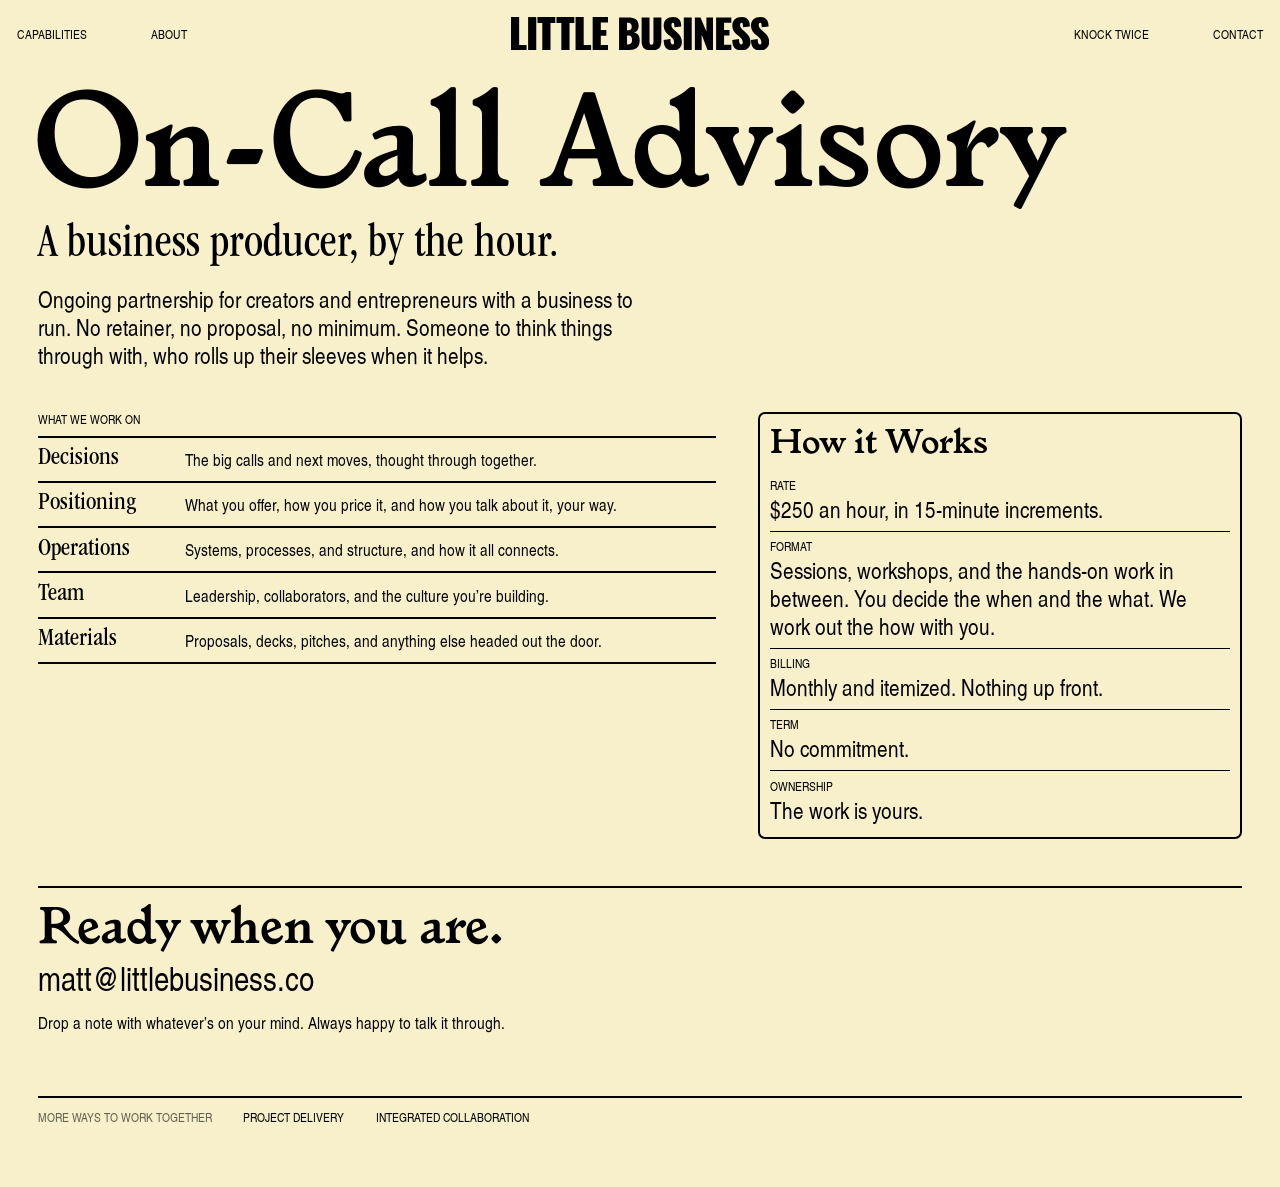
<file: advisory.html>
<!DOCTYPE html>
<html lang="en">
<head>
  <meta charset="utf-8">
  <title>On-Call Advisory — Little Business</title>
  <meta content="width=device-width, initial-scale=1" name="viewport">
  <meta name="description" content="A business producer, by the hour. Someone to think things through with, who rolls up their sleeves when it helps. No retainer, no proposal, no minimum.">
  <meta property="og:title" content="On-Call Advisory — Little Business">
  <meta property="og:description" content="A business producer, by the hour. No retainer, no proposal, no minimum.">
  <meta property="og:type" content="website">
  <meta property="og:url" content="https://littlebusiness.co/advisory">
  <meta property="og:site_name" content="Little Business">
  <meta property="og:image" content="https://www.littlebusiness.co/images/og/advisory.png">
  <meta property="og:image:width" content="1200">
  <meta property="og:image:height" content="630">
  <meta property="og:image:alt" content="On-Call Advisory. A business producer, by the hour.">
  <meta name="twitter:card" content="summary_large_image">
  <link href="css/normalize.css" rel="stylesheet" type="text/css">
  <link href="css/webflow.css" rel="stylesheet" type="text/css">
  <link href="css/little-business-2.webflow.css" rel="stylesheet" type="text/css">
  <link href="images/favicon.png" rel="shortcut icon" type="image/x-icon">
  <link href="images/webclip.png" rel="apple-touch-icon">
  <link href="css/service-sheet.css" rel="stylesheet" type="text/css">
</head>
<body>

  <nav id="lb-desktop-nav" aria-label="Main navigation">
    <div class="lb-nav-left">
      <a href="/#capabilities" class="lb-nav-link">Capabilities</a>
      <a href="/#about-section" class="lb-nav-link">About</a>
    </div>
    <a href="/" class="nav-logo-center" aria-label="Little Business home">
      <svg class="nav-logo-svg-little" xmlns="http://www.w3.org/2000/svg" viewBox="0 0 447 154" fill="none" aria-hidden="true">
        <path d="M0 0.27002H37.4V128.33H71.4V153.26H0V0.27002Z" fill="currentColor"></path>
        <path d="M78.5701 0.27002H115.97V153.26H78.5701V0.27002Z" fill="currentColor"></path>
        <path d="M143.73 28.03H121.44V0.27002H203.41V28.03H181.31V153.25H143.72V28.03H143.73Z" fill="currentColor"></path>
        <path d="M231.18 28.03H208.89V0.27002H290.86V28.03H268.76V153.25H231.17V28.03H231.18Z" fill="currentColor"></path>
        <path d="M296.35 0.27002H333.75V128.33H367.75V153.26H296.36V0.27002H296.35Z" fill="currentColor"></path>
        <path d="M374.92 0.27002H446.5V25.39H412.31V59.58H437.81V85.64H412.31V128.33H446.69V153.26H374.92V0.27002Z" fill="currentColor"></path>
      </svg>
      <svg class="nav-logo-svg-business" xmlns="http://www.w3.org/2000/svg" viewBox="0 0 708 158" fill="none" aria-hidden="true">
        <path d="M0.370117 2.27002H41.7301C67.4201 2.27002 92.5401 6.61002 92.5401 42.88C92.5401 61.2 83.6601 70.46 70.0601 73.1C87.6201 74.8 97.4501 87.83 97.4501 109.36C97.4501 142.6 79.3201 155.26 49.2901 155.26H0.370117V2.27002ZM42.6701 62.71C57.2101 62.71 59.8601 55.34 59.8601 44.01C59.8601 34.57 53.8201 27.01 43.9901 27.01H37.7601V62.71H42.6701ZM42.8601 129.19C56.6501 129.19 61.3701 122.01 61.3701 108.6C61.3701 92.17 56.8401 86.69 43.0501 86.69H37.7601V129.19H42.8601Z" fill="currentColor"></path>
        <path d="M106.52 108.98V2.27002H143.73V115.41C143.73 122.02 144.3 131.09 152.98 131.09C161.66 131.09 162.23 122.02 162.23 115.41V2.27002H199.63V108.98C199.63 141.09 188.67 157.71 152.98 157.71C117.29 157.71 106.52 141.09 106.52 108.98Z" fill="currentColor"></path>
        <path d="M210.4 108.04L242.13 103.88C242.32 124.66 247.04 129.38 253.08 129.38C259.12 129.38 259.31 123.71 259.31 120.31C259.31 107.84 253.08 100.29 242.31 91.22L232.68 83.1C220.59 72.9 210.39 60.81 210.39 41.36C210.39 14.54 227.77 0 255.34 0C290.47 0 293.11 29.28 293.3 44.57L260.81 47.78C260.81 34.56 260.62 27 254.01 27C248.91 27 247.02 33.99 247.02 37.58C247.02 49.48 253.82 55.71 263.26 64.02L272.14 71.76C285.74 83.47 296.32 96.88 296.32 118.6C296.32 140.32 280.64 157.7 255.33 157.7C225.68 157.7 211.32 144.29 210.38 108.03L210.4 108.04Z" fill="currentColor"></path>
        <path d="M305.21 2.27002H342.61V155.26H305.21V2.27002Z" fill="currentColor"></path>
        <path d="M357.34 2.27002H383.78L411.73 67.81V2.27002H442.71V155.26H417.02L389.44 83.3V155.26H357.33V2.27002H357.34Z" fill="currentColor"></path>
        <path d="M457.45 2.27002H529.03V27.39H494.84V61.58H520.34V87.64H494.84V130.33H529.21V155.26H457.44V2.27002H457.45Z" fill="currentColor"></path>
        <path d="M533.57 108.04L565.3 103.88C565.49 124.66 570.21 129.38 576.25 129.38C582.29 129.38 582.48 123.71 582.48 120.31C582.48 107.84 576.25 100.29 565.48 91.22L555.85 83.1C543.76 72.9 533.56 60.81 533.56 41.36C533.56 14.54 550.94 0 578.51 0C613.64 0 616.28 29.28 616.47 44.57L583.98 47.78C583.98 34.56 583.79 27 577.18 27C572.08 27 570.19 33.99 570.19 37.58C570.19 49.48 576.99 55.71 586.43 64.02L595.31 71.76C608.91 83.47 619.49 96.88 619.49 118.6C619.49 140.32 603.81 157.7 578.5 157.7C548.85 157.7 534.49 144.29 533.55 108.03L533.57 108.04Z" fill="currentColor"></path>
        <path d="M621.58 108.04L653.31 103.88C653.5 124.66 658.22 129.38 664.26 129.38C670.3 129.38 670.49 123.71 670.49 120.31C670.49 107.84 664.26 100.29 653.49 91.22L643.86 83.1C631.77 72.9 621.57 60.81 621.57 41.36C621.57 14.54 638.95 0 666.52 0C701.65 0 704.29 29.28 704.48 44.57L671.99 47.78C671.99 34.56 671.8 27 665.19 27C660.09 27 658.2 33.99 658.2 37.58C658.2 49.48 665 55.71 674.44 64.02L683.32 71.76C696.92 83.47 707.5 96.88 707.5 118.6C707.5 140.32 691.82 157.7 666.51 157.7C636.86 157.7 622.5 144.29 621.56 108.03L621.58 108.04Z" fill="currentColor"></path>
      </svg>
    </a>
    <div class="lb-nav-right">
      <a href="https://knocktwice.studio" class="lb-nav-link">Knock Twice</a>
      <a href="/#Contact" class="lb-nav-link">Contact</a>
    </div>
  </nav>

  <main class="sheet-page">

    <header>
      <p class="sheet-word" aria-hidden="true">On-Call Advisory</p>
      <h1 class="sheet-statement">A business producer, by the hour.</h1>
      <p class="sheet-lede">Ongoing partnership for creators and entrepreneurs with a business to run. No retainer, no proposal, no minimum. Someone to think things through with, who rolls up their sleeves when it helps.</p>
    </header>

    <div class="sheet-columns">

      <section aria-labelledby="scope-kicker">
        <h2 class="sheet-kicker" id="scope-kicker">What we work on</h2>
        <ul class="sheet-scope">
          <li>
            <h3>Decisions</h3>
            <p>The big calls and next moves, thought through together.</p>
          </li>
          <li>
            <h3>Positioning</h3>
            <p>What you offer, how you price it, and how you talk about it, your way.</p>
          </li>
          <li>
            <h3>Operations</h3>
            <p>Systems, processes, and structure, and how it all connects.</p>
          </li>
          <li>
            <h3>Team</h3>
            <p>Leadership, collaborators, and the culture you&#x2019;re building.</p>
          </li>
          <li>
            <h3>Materials</h3>
            <p>Proposals, decks, pitches, and anything else headed out the door.</p>
          </li>
        </ul>
      </section>

      <section class="sheet-offer" aria-labelledby="offer-kicker">
        <h2 class="sheet-kicker" id="offer-kicker">How it Works</h2>
        <dl>
          <div class="row">
            <dt>Rate</dt>
            <dd>$250 an hour, in 15-minute increments.</dd>
          </div>
          <div class="row">
            <dt>Format</dt>
            <dd>Sessions, workshops, and the hands-on work in between. You decide the when and the what. We work out the how with you.</dd>
          </div>
          <div class="row">
            <dt>Billing</dt>
            <dd>Monthly and itemized. Nothing up front.</dd>
          </div>
          <div class="row">
            <dt>Term</dt>
            <dd>No commitment.</dd>
          </div>
          <div class="row">
            <dt>Ownership</dt>
            <dd>The work is yours.</dd>
          </div>
        </dl>
      </section>

    </div>

    <section class="sheet-cta" aria-labelledby="cta-heading">
      <h2 id="cta-heading">Ready when you are.</h2>
      <a href="mailto:matt@littlebusiness.co?subject=On-Call%20Advisory">matt@littlebusiness.co</a>
      <p>Drop a note with whatever&#x2019;s on your mind. Always happy to talk it through.</p>
    </section>

    <nav class="sheet-more" aria-label="More ways to work together">
      <span>More ways to work together</span>
      <a href="/projects">Project Delivery</a>
      <a href="/collaboration">Integrated Collaboration</a>
    </nav>

  </main>

  <script defer>document.addEventListener('load', function(d, s, id) {var js, fjs = d.getElementsByTagName(s)[0];if (d.getElementById(id)) return;js = d.createElement(s); js.id = id;js.src = "https://widget.prod.equally.ai/equally-widget.min.js";fjs.parentNode.insertBefore(js, fjs);}(document, 'script', 'equallyWidget'));!window.EQUALLY_AI_API_KEY&&(window.EQUALLY_AI_API_KEY="va4amcvjsjh7f14yljjsds1waneztpir",intervalId=setInterval(function(){window.EquallyAi&&(clearInterval(intervalId),window.EquallyAi=new EquallyAi)},500));</script>
</body>
</html>
</file>
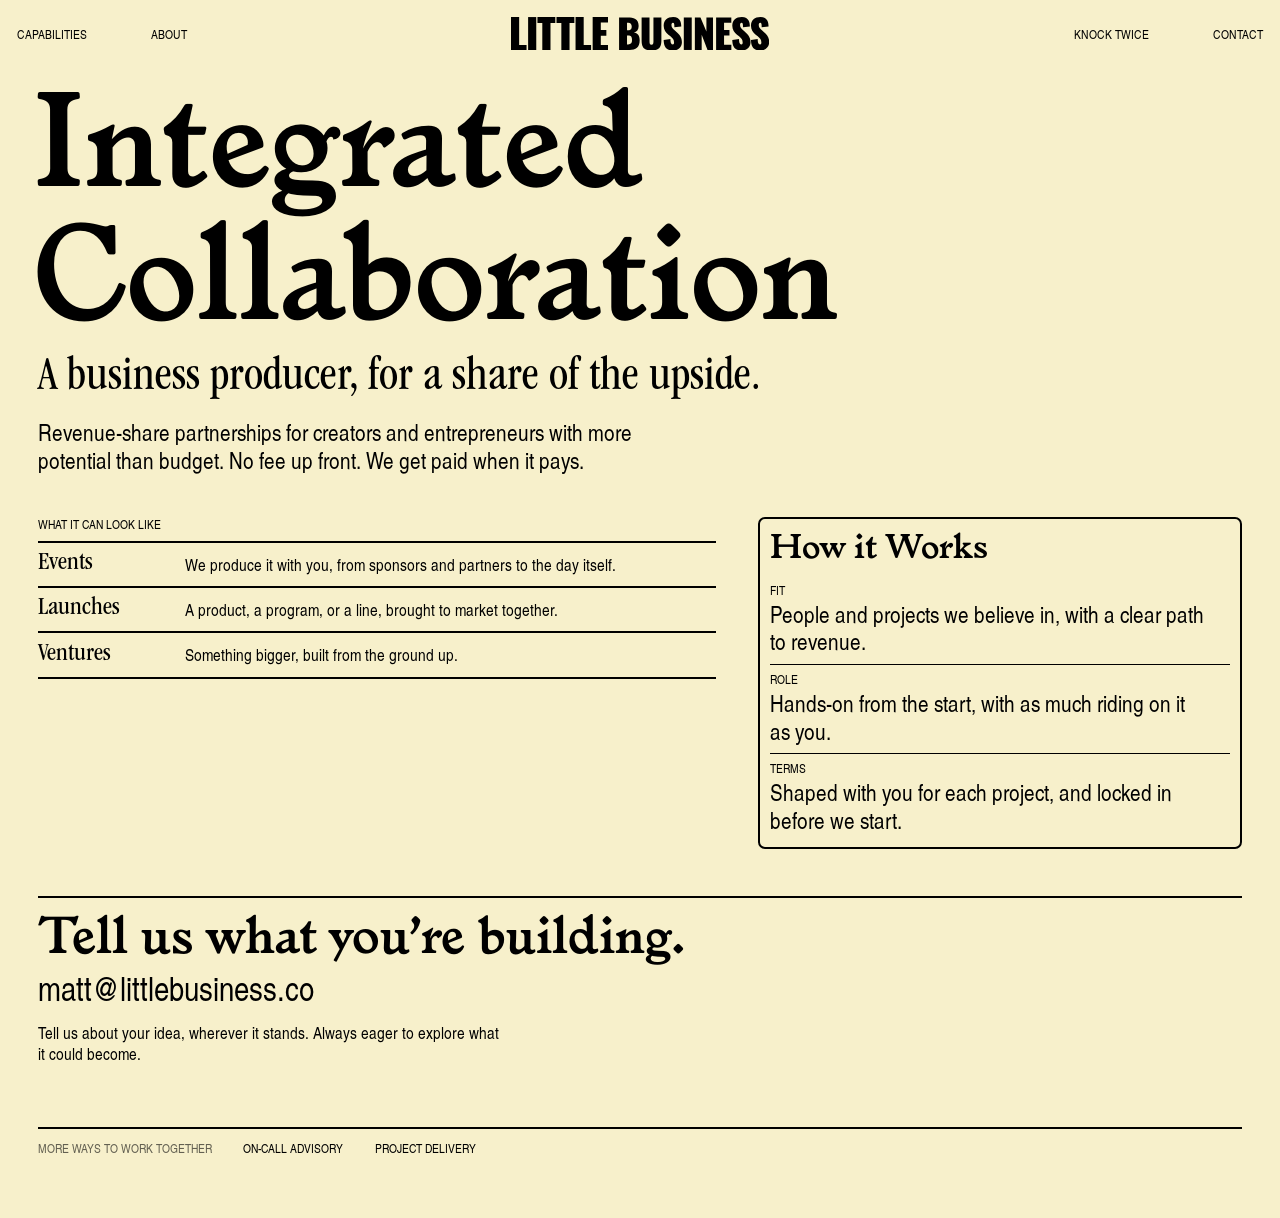
<file: collaboration.html>
<!DOCTYPE html>
<html lang="en">
<head>
  <meta charset="utf-8">
  <title>Integrated Collaboration — Little Business</title>
  <meta content="width=device-width, initial-scale=1" name="viewport">
  <meta name="description" content="A business producer, for a share of the upside. Revenue-share partnerships for people and projects we believe in, with no fee up front.">
  <meta property="og:title" content="Integrated Collaboration — Little Business">
  <meta property="og:description" content="A business producer, for a share of the upside. No fee up front.">
  <meta property="og:type" content="website">
  <meta property="og:url" content="https://littlebusiness.co/collaboration">
  <meta property="og:site_name" content="Little Business">
  <meta property="og:image" content="https://www.littlebusiness.co/images/og/collaboration.png">
  <meta property="og:image:width" content="1200">
  <meta property="og:image:height" content="630">
  <meta property="og:image:alt" content="Integrated Collaboration. A business producer, for a share of the upside.">
  <meta name="twitter:card" content="summary_large_image">
  <link href="css/normalize.css" rel="stylesheet" type="text/css">
  <link href="css/webflow.css" rel="stylesheet" type="text/css">
  <link href="css/little-business-2.webflow.css" rel="stylesheet" type="text/css">
  <link href="images/favicon.png" rel="shortcut icon" type="image/x-icon">
  <link href="images/webclip.png" rel="apple-touch-icon">
  <link href="css/service-sheet.css" rel="stylesheet" type="text/css">
</head>
<body>

  <nav id="lb-desktop-nav" aria-label="Main navigation">
    <div class="lb-nav-left">
      <a href="/#capabilities" class="lb-nav-link">Capabilities</a>
      <a href="/#about-section" class="lb-nav-link">About</a>
    </div>
    <a href="/" class="nav-logo-center" aria-label="Little Business home">
      <svg class="nav-logo-svg-little" xmlns="http://www.w3.org/2000/svg" viewBox="0 0 447 154" fill="none" aria-hidden="true">
        <path d="M0 0.27002H37.4V128.33H71.4V153.26H0V0.27002Z" fill="currentColor"></path>
        <path d="M78.5701 0.27002H115.97V153.26H78.5701V0.27002Z" fill="currentColor"></path>
        <path d="M143.73 28.03H121.44V0.27002H203.41V28.03H181.31V153.25H143.72V28.03H143.73Z" fill="currentColor"></path>
        <path d="M231.18 28.03H208.89V0.27002H290.86V28.03H268.76V153.25H231.17V28.03H231.18Z" fill="currentColor"></path>
        <path d="M296.35 0.27002H333.75V128.33H367.75V153.26H296.36V0.27002H296.35Z" fill="currentColor"></path>
        <path d="M374.92 0.27002H446.5V25.39H412.31V59.58H437.81V85.64H412.31V128.33H446.69V153.26H374.92V0.27002Z" fill="currentColor"></path>
      </svg>
      <svg class="nav-logo-svg-business" xmlns="http://www.w3.org/2000/svg" viewBox="0 0 708 158" fill="none" aria-hidden="true">
        <path d="M0.370117 2.27002H41.7301C67.4201 2.27002 92.5401 6.61002 92.5401 42.88C92.5401 61.2 83.6601 70.46 70.0601 73.1C87.6201 74.8 97.4501 87.83 97.4501 109.36C97.4501 142.6 79.3201 155.26 49.2901 155.26H0.370117V2.27002ZM42.6701 62.71C57.2101 62.71 59.8601 55.34 59.8601 44.01C59.8601 34.57 53.8201 27.01 43.9901 27.01H37.7601V62.71H42.6701ZM42.8601 129.19C56.6501 129.19 61.3701 122.01 61.3701 108.6C61.3701 92.17 56.8401 86.69 43.0501 86.69H37.7601V129.19H42.8601Z" fill="currentColor"></path>
        <path d="M106.52 108.98V2.27002H143.73V115.41C143.73 122.02 144.3 131.09 152.98 131.09C161.66 131.09 162.23 122.02 162.23 115.41V2.27002H199.63V108.98C199.63 141.09 188.67 157.71 152.98 157.71C117.29 157.71 106.52 141.09 106.52 108.98Z" fill="currentColor"></path>
        <path d="M210.4 108.04L242.13 103.88C242.32 124.66 247.04 129.38 253.08 129.38C259.12 129.38 259.31 123.71 259.31 120.31C259.31 107.84 253.08 100.29 242.31 91.22L232.68 83.1C220.59 72.9 210.39 60.81 210.39 41.36C210.39 14.54 227.77 0 255.34 0C290.47 0 293.11 29.28 293.3 44.57L260.81 47.78C260.81 34.56 260.62 27 254.01 27C248.91 27 247.02 33.99 247.02 37.58C247.02 49.48 253.82 55.71 263.26 64.02L272.14 71.76C285.74 83.47 296.32 96.88 296.32 118.6C296.32 140.32 280.64 157.7 255.33 157.7C225.68 157.7 211.32 144.29 210.38 108.03L210.4 108.04Z" fill="currentColor"></path>
        <path d="M305.21 2.27002H342.61V155.26H305.21V2.27002Z" fill="currentColor"></path>
        <path d="M357.34 2.27002H383.78L411.73 67.81V2.27002H442.71V155.26H417.02L389.44 83.3V155.26H357.33V2.27002H357.34Z" fill="currentColor"></path>
        <path d="M457.45 2.27002H529.03V27.39H494.84V61.58H520.34V87.64H494.84V130.33H529.21V155.26H457.44V2.27002H457.45Z" fill="currentColor"></path>
        <path d="M533.57 108.04L565.3 103.88C565.49 124.66 570.21 129.38 576.25 129.38C582.29 129.38 582.48 123.71 582.48 120.31C582.48 107.84 576.25 100.29 565.48 91.22L555.85 83.1C543.76 72.9 533.56 60.81 533.56 41.36C533.56 14.54 550.94 0 578.51 0C613.64 0 616.28 29.28 616.47 44.57L583.98 47.78C583.98 34.56 583.79 27 577.18 27C572.08 27 570.19 33.99 570.19 37.58C570.19 49.48 576.99 55.71 586.43 64.02L595.31 71.76C608.91 83.47 619.49 96.88 619.49 118.6C619.49 140.32 603.81 157.7 578.5 157.7C548.85 157.7 534.49 144.29 533.55 108.03L533.57 108.04Z" fill="currentColor"></path>
        <path d="M621.58 108.04L653.31 103.88C653.5 124.66 658.22 129.38 664.26 129.38C670.3 129.38 670.49 123.71 670.49 120.31C670.49 107.84 664.26 100.29 653.49 91.22L643.86 83.1C631.77 72.9 621.57 60.81 621.57 41.36C621.57 14.54 638.95 0 666.52 0C701.65 0 704.29 29.28 704.48 44.57L671.99 47.78C671.99 34.56 671.8 27 665.19 27C660.09 27 658.2 33.99 658.2 37.58C658.2 49.48 665 55.71 674.44 64.02L683.32 71.76C696.92 83.47 707.5 96.88 707.5 118.6C707.5 140.32 691.82 157.7 666.51 157.7C636.86 157.7 622.5 144.29 621.56 108.03L621.58 108.04Z" fill="currentColor"></path>
      </svg>
    </a>
    <div class="lb-nav-right">
      <a href="https://knocktwice.studio" class="lb-nav-link">Knock Twice</a>
      <a href="/#Contact" class="lb-nav-link">Contact</a>
    </div>
  </nav>

  <main class="sheet-page">

    <header>
      <p class="sheet-word" aria-hidden="true">Integrated Collaboration</p>
      <h1 class="sheet-statement">A business producer, for a share of the upside.</h1>
      <p class="sheet-lede">Revenue-share partnerships for creators and entrepreneurs with more potential than budget. No fee up front. We get paid when it pays.</p>
    </header>

    <div class="sheet-columns">

      <section aria-labelledby="scope-kicker">
        <h2 class="sheet-kicker" id="scope-kicker">What it can look like</h2>
        <ul class="sheet-scope">
          <li>
            <h3>Events</h3>
            <p>We produce it with you, from sponsors and partners to the day itself.</p>
          </li>
          <li>
            <h3>Launches</h3>
            <p>A product, a program, or a line, brought to market together.</p>
          </li>
          <li>
            <h3>Ventures</h3>
            <p>Something bigger, built from the ground up.</p>
          </li>
        </ul>
      </section>

      <section class="sheet-offer" aria-labelledby="offer-kicker">
        <h2 class="sheet-kicker" id="offer-kicker">How it Works</h2>
        <dl>
          <div class="row">
            <dt>Fit</dt>
            <dd>People and projects we believe in, with a clear path to revenue.</dd>
          </div>
          <div class="row">
            <dt>Role</dt>
            <dd>Hands-on from the start, with as much riding on it as you.</dd>
          </div>
          <div class="row">
            <dt>Terms</dt>
            <dd>Shaped with you for each project, and locked in before we start.</dd>
          </div>
        </dl>
      </section>

    </div>

    <section class="sheet-cta" aria-labelledby="cta-heading">
      <h2 id="cta-heading">Tell us what you&#x2019;re building.</h2>
      <a href="mailto:matt@littlebusiness.co?subject=Integrated%20Collaboration">matt@littlebusiness.co</a>
      <p>Tell us about your idea, wherever it stands. Always eager to explore what it could become.</p>
    </section>

    <nav class="sheet-more" aria-label="More ways to work together">
      <span>More ways to work together</span>
      <a href="/advisory">On-Call Advisory</a>
      <a href="/projects">Project Delivery</a>
    </nav>

  </main>

  <script defer>document.addEventListener('load', function(d, s, id) {var js, fjs = d.getElementsByTagName(s)[0];if (d.getElementById(id)) return;js = d.createElement(s); js.id = id;js.src = "https://widget.prod.equally.ai/equally-widget.min.js";fjs.parentNode.insertBefore(js, fjs);}(document, 'script', 'equallyWidget'));!window.EQUALLY_AI_API_KEY&&(window.EQUALLY_AI_API_KEY="va4amcvjsjh7f14yljjsds1waneztpir",intervalId=setInterval(function(){window.EquallyAi&&(clearInterval(intervalId),window.EquallyAi=new EquallyAi)},500));</script>
</body>
</html>
</file>
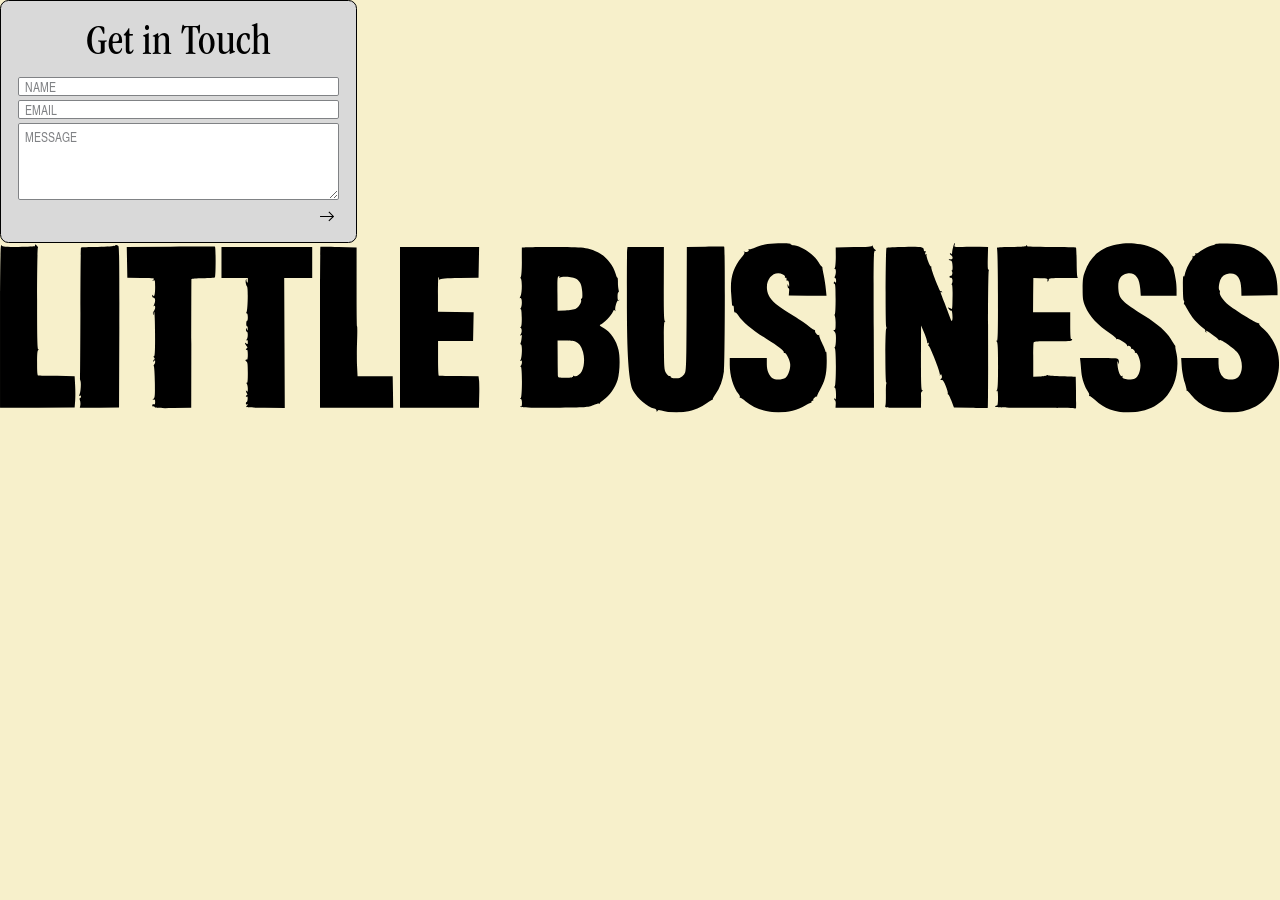
<file: draft.html>
<!DOCTYPE html><!--  This site was created in Webflow. https://webflow.com  --><!--  Last Published: Wed Feb 25 2026 02:03:40 GMT+0000 (Coordinated Universal Time)  -->
<html data-wf-page="67ef02db78c500334c8d74f9" data-wf-site="67ef02db78c500334c8d74f6">
<head>
  <meta charset="utf-8">
  <title>Draft</title>
  <meta content="Draft" property="og:title">
  <meta content="Draft" property="twitter:title">
  <meta content="width=device-width, initial-scale=1" name="viewport">
  <meta content="Webflow" name="generator">
  <link href="css/normalize.css" rel="stylesheet" type="text/css">
  <link href="css/webflow.css" rel="stylesheet" type="text/css">
  <link href="css/little-business-2.webflow.css" rel="stylesheet" type="text/css">
  <script type="text/javascript">!function(o,c){var n=c.documentElement,t=" w-mod-";n.className+=t+"js",("ontouchstart"in o||o.DocumentTouch&&c instanceof DocumentTouch)&&(n.className+=t+"touch")}(window,document);</script>
  <link href="images/favicon.png" rel="shortcut icon" type="image/x-icon">
  <link href="images/webclip.png" rel="apple-touch-icon">
  <link href="https://littlebusiness.co/draft" rel="canonical">
  <style>
  .brand {
  	z-index: 200!important;
  }
 * {
  	-webkit-font-smoothing: antialiased;
	-moz-osx-font-smoothing: grayscale; 
	text-rendering: optimizeLegibility;
    tap-highlight-color: transparent;
    -webkit-tap-highlight-color: transparent;
  }
  .section:focus {
    outline: none;
  }
  *:focus { 
    outline: none; 
  }
  input, textarea {
    -webkit-appearance: none;
    border-radius: 0;
}
  .w-webflow-badge {
      display: none!important;
  }
  	*::selection {
      color: #fff;
	  background: #000; /* WebKit/Blink Browsers */
	}
	*::-moz-selection {
      color: #fff;
  	  background: #000; /* Gecko Browsers */
	}
  select, .success-message, .w-form-done {
  -webkit-appearance: none;
  -moz-appearance: none;
  outline: none;
}
.w-checkbox-input.w-checkbox-input--inputType-custom.checkmark.w--redirected-checked, .w-checkbox-input.w-checkbox-input--inputType-custom.checkmark {
	box-shadow: none;
}
/* Snippet gets rid of top margin on first element in any rich text*/
.w-richtext>:first-child {
	margin-top: 0;
}
/* Snippet gets rid of bottom margin on last element in any rich text*/
.w-richtext>:last-child, .w-richtext ol li:last-child, .w-richtext ul li:last-child {
    margin-bottom: 0;
}
/* Snippet makes all link elements listed below to inherit color from their parent */
a, 
.w-tab-link,
.w-nav-link,
.w-dropdown-btn,
.w-dropdown-toggle,
.w-dropdown-link
{
color: inherit;
}
/* Snippet prevents all click and hover interaction with an element */
.clickable-off {
  pointer-events: none;
}
/* Snippet enables all click and hover interaction with an element */
.clickable-on{
  pointer-events: auto;
}
/* Snippet enables you to add class of div-square which creates and maintains a 1:1 dimension of a div.*/
.div-square::after {
  content: "";
  display: block;
  padding-bottom: 100%;
}
/*Hide focus outline for main content element*/
    main:focus-visible {
    outline: -webkit-focus-ring-color auto 0px;
}
/* Make sure containers never lose their center alignment*/
.container-medium, .container-small, .container-large {
  margin-right: auto !important;
  margin-left: auto !important;
}
/*Reset selects, buttons, and links styles*/
.w-input, .w-select, a {
color: inherit;
text-decoration: inherit;
font-size: inherit;
}
/*Apply "..." after 3 lines of text */
.text-style-3lines {
    display: -webkit-box;
    overflow: hidden;
    -webkit-line-clamp: 3;
    -webkit-box-orient: vertical;
}
/* Apply "..." after 2 lines of text */
.text-style-2lines {
    display: -webkit-box;
    overflow: hidden;
    -webkit-line-clamp: 2;
    -webkit-box-orient: vertical;
}
/* Apply "..." at 100% width */
.truncate-width { 
		width: 100%; 
    white-space: nowrap; 
    overflow: hidden; 
    text-overflow: ellipsis; 
}
/* Removes native scrollbar */
.no-scrollbar {
    -ms-overflow-style: none;  // IE 10+
    overflow: -moz-scrollbars-none;  // Firefox
}
.no-scrollbar::-webkit-scrollbar {
    display: none; // Safari and Chrome
}
</style>
</head>
<body>
  <div class="cta-form">
    <h2 class="cta-form-heading">Get in Touch</h2>
    <a href="#" class="cta-form-close w-inline-block"><img src="images/X.svg" loading="lazy" alt="Close" class="cta-form-close-icon"></a>
    <div class="email-form w-form">
      <form id="wf-form-Contact-Form" name="wf-form-Contact-Form" data-name="Contact Form" method="post" class="form-container" data-wf-page-id="67ef02db78c500334c8d74f9" data-wf-element-id="07d9086e-8af9-5d5f-b3e4-8c6a084fabe3"><input class="cta-text-field contact-input w-input" maxlength="256" name="Name" data-name="Name" placeholder="NAME" type="text" id="Name" required=""><input class="cta-text-field contact-input w-input" maxlength="256" name="Email" data-name="Email" placeholder="EMAIL" type="email" id="Email-3" required=""><textarea id="field" name="field" maxlength="5000" data-name="field" placeholder="MESSAGE" required="" class="cta-text-field contact-input message w-input"></textarea><input type="submit" data-wait="" class="cta-submit-button contact-button w-button" value=""></form>
      <div class="success-message w-form-done">
        <div>Thank you for reaching out - we’ll be in touch soon!</div>
      </div>
      <div class="error-message w-form-fail">
        <div>Oops! Something went wrong while submitting the form.</div>
      </div>
    </div>
  </div>
  <div><svg xmlns="http://www.w3.org/2000/svg" width="100%" viewbox="0 0 943 454" fill="none" class="brand-logo-stacked">
      <g clip-path="url(#clip0_2004_19)">
        <path d="M138.6 1.12001C137.6 4.32001 137.4 7.92001 138.1 7.92001C138.6 7.92001 139 10.12 139 12.92C139 16.12 138.6 17.92 137.8 17.92C136.9 17.92 136.9 18.22 137.8 19.12C139.4 20.72 139.3 25.92 137.8 25.92C136.8 25.92 136.8 26.12 137.8 26.72C139.3 27.72 139.3 39.82 137.7 41.72C137 42.62 137 43.32 137.6 43.72C139.1 44.72 139.2 57.92 137.7 57.92C136.9 57.92 136.9 58.22 137.8 59.12C139.3 60.62 139.4 79.22 137.9 82.12C137.2 83.42 137.2 83.92 137.8 83.52C138.5 83.12 138.9 86.32 138.8 93.42C138.8 100.22 138.4 103.62 137.7 103.22C137.1 102.82 137 103.12 137.5 104.02C138.8 106.02 139.2 122.92 138 122.92C137.4 122.92 137 123.42 137 124.02C137 124.52 137.5 124.72 138 124.42C138.6 124.02 139 125.62 139 128.42C139 130.92 138.6 132.82 138.2 132.52C137.7 132.22 137.3 132.62 137.3 133.42C137.3 134.22 137.7 134.62 138.2 134.32C138.6 134.02 139 134.52 139 135.42C139 136.42 138.5 136.82 137.8 136.32C136.8 135.72 136.8 135.92 137.8 137.02C139.2 138.62 139.5 145.32 138 144.42C137.5 144.12 137 144.22 137 144.82C137 145.32 137.4 146.02 137.9 146.42C138.4 146.72 138.8 148.32 138.8 149.92C138.7 151.72 138.3 152.62 137.6 152.22C136.9 151.72 136.9 152.02 137.6 153.02C139.2 154.92 139.3 176.82 137.8 178.72C136.9 179.72 136.9 180.22 137.8 180.82C138.6 181.22 138.8 187.12 138.6 200.72L138.3 219.92H155.1C167.5 219.92 172 220.22 172.3 221.12C172.7 222.12 172.9 222.12 172.9 221.12C173 219.72 180 219.42 180 220.92C180 221.42 181 221.92 182.3 221.82C184.4 221.82 184.4 221.72 182.5 220.92C181.3 220.42 193.8 220.02 212.8 220.02L245 219.92V179.92H232.8C226 179.82 214 179.82 206 179.82C198 179.82 190.8 179.42 190 178.92C188.8 178.12 188.8 177.92 189.9 177.92C190.9 177.92 191 177.62 190.1 176.62C189.4 175.72 189.1 154.52 189 105.32V0.220014L164 0.0200139C144.4 -0.0799861 138.9 0.120014 138.6 1.12001Z" fill="currentColor"></path>
        <path d="M252.4 1.42007C252.1 2.02007 252.1 51.3201 252.2 110.92L252.5 219.42H302.5L302.7 204.02C302.9 193.72 303.3 188.32 304.1 187.92C304.9 187.32 304.9 187.02 304.1 186.82C303.1 186.42 302.9 185.02 303 179.42V135.12C303 111.92 303.2 92.3201 303.6 91.7201C304 91.1201 303.9 90.8201 303.4 91.2201C302.9 91.5201 302.5 73.0201 302.5 46.1201V0.420068L277.6 0.320068C260.7 0.320068 252.7 0.620068 252.4 1.42007Z" fill="currentColor"></path>
        <path d="M314.1 0.82003C313.5 1.22003 313 9.12003 312.8 21.42L312.5 41.32L331.7 41.22L350.9 41.02V60.52C350.8 73.82 350.5 79.72 349.7 79.22C349.1 78.82 349 79.12 349.5 79.92C350.5 81.62 350.9 86.92 350 86.92C349.6 86.92 349.3 87.62 349.3 88.42C349.3 89.22 349.7 89.62 350.1 89.32C350.5 89.12 350.8 95.02 350.8 102.42C350.8 112.32 350.5 115.72 349.7 115.32C348.9 114.82 349 115.12 349.8 116.02C350.4 116.72 351 118.62 351 120.22C351 122.22 350.6 122.82 349.8 122.32C348.9 121.82 349 122.12 349.9 123.22C351 124.62 351 125.52 350.2 127.42C349.5 128.82 349.4 129.92 349.8 129.92C350.2 129.92 350.6 131.32 350.7 132.92C350.9 135.02 350.6 135.72 349.8 135.32C349.1 134.82 349 135.12 349.6 136.02C351 138.32 351.1 147.12 349.7 146.22C348.8 145.72 348.8 145.92 349.7 147.02C351.1 148.82 351.1 154.92 349.6 154.92C349 154.92 349.1 155.42 349.8 156.12C351.5 157.82 351.5 174.92 349.8 174.92C348.8 174.92 348.8 175.12 349.7 175.72C350.3 176.12 350.8 178.12 350.8 180.12C350.8 182.22 350.4 183.62 349.9 183.32C349.4 183.02 349 183.22 349 183.82C349 184.32 349.6 185.02 350.3 185.22C351.2 185.62 351.2 185.82 350.3 185.82C349.4 185.92 349.3 186.62 350 188.42C350.6 190.12 350.6 191.72 349.8 193.42C349 195.32 349 196.22 350 197.42C351 198.62 351 199.22 350 200.42C349.1 201.42 349.1 202.32 349.8 203.12C350.3 203.82 350.8 206.22 350.8 208.32C350.8 210.92 350.5 211.72 349.9 210.82C349.2 209.72 349 209.72 349 211.12C349 212.12 349.5 212.92 350 212.92C350.6 212.92 351 214.52 351 216.42V219.92H401V40.82L418.8 41.02L436.5 41.12V0.42003L375.8 0.32003C342.4 0.22003 314.7 0.52003 314.1 0.82003Z" fill="currentColor"></path>
        <path d="M444.7 0.720073C444.5 1.12007 444.4 10.4201 444.4 21.4201L444.5 41.4201L463.3 41.3201L482 41.2201V219.92L507.1 219.72L532.1 219.42V131.62C532.1 75.4201 532.4 43.9201 533 43.9201C533.6 43.9201 533.9 43.4201 533.7 42.7201C533.6 41.8201 537.9 41.5201 550 41.3201C559.1 41.2201 566.7 41.0201 567 41.0201C567.3 40.9201 567.4 31.8201 567.3 20.7201L567.1 0.420073L506.1 0.220073C472.5 0.0200733 444.9 0.220073 444.7 0.720073Z" fill="currentColor"></path>
        <path d="M578.6 0.620028C578.3 0.920028 578 5.02003 578 9.62003C578 16.12 577.7 17.82 576.8 17.32C575.8 16.72 575.8 16.82 576.7 18.02C577.7 19.22 578 30.42 578 65.52C578 95.32 577.6 110.92 577 109.92C576.4 109.02 576 108.92 576 109.62C576 110.22 576.5 111.12 577 111.42C577.6 111.72 578 114.72 578 118.02C578 121.82 577.6 123.82 577 123.42C576.5 123.12 576 123.52 576 124.42C576 125.32 576.5 125.72 577 125.42C577.7 125.02 578 140.92 578 172.32V219.92H590.3C598.8 219.92 603 220.32 603.9 221.12C605 222.12 605.2 222.12 604.6 221.12C604 220.22 606.4 219.92 615.2 219.92C622.9 219.92 627 220.32 627.9 221.12C629 222.22 629.1 222.12 628.5 221.12C628 220.02 628.8 219.82 632.1 219.92C634.5 220.02 646.3 220.02 658.2 220.02L679.9 219.92L679.8 199.62C679.6 184.62 679.3 179.12 678.3 178.12C677.2 177.02 677 177.02 677 178.32C677 179.72 674 179.92 652.1 179.82L627.2 179.72L626.6 176.42C625.4 170.12 626.1 89.52 627.4 88.72C628.2 88.12 628.2 87.92 627.3 87.92C626.4 87.92 626.1 78.12 626.1 46.62C626 24.02 626 4.32003 626 2.92003V0.420028L602.6 0.220028C589.8 0.120028 579 0.220028 578.6 0.620028Z" fill="currentColor"></path>
        <path d="M689.7 0.52002C689.5 0.72002 689.5 5.02002 689.8 10.02C690 15.02 689.8 19.82 689.4 20.72C688.3 23.42 688.1 25.02 689.1 24.32C689.6 24.02 690 25.22 690 26.92C690 28.92 689.6 29.82 688.9 29.32C688.1 28.82 688.1 29.22 688.9 30.72C690.5 33.72 690.4 47.92 688.8 47.92C688 47.92 687.9 48.22 688.5 48.72C690.1 49.82 690.3 84.12 688.7 85.12C688.1 85.52 688 85.92 688.5 85.92C690.1 85.92 690.3 92.12 688.8 93.12C687.9 93.62 687.8 93.92 688.7 93.92C690.2 93.92 690.5 115.52 689 116.42C688.4 116.82 688.3 117.72 688.8 118.72C690.1 121.22 690.2 133.12 689 132.42C688.4 132.12 688 132.22 688 132.82C688 133.32 688.4 134.02 688.9 134.42C689.4 134.72 689.6 136.22 689.3 137.72C688.9 139.653 689 142.52 689.6 146.32C690.1 149.42 690 150.02 688.9 149.32C687.8 148.72 687.7 148.82 688.7 150.02C690 151.62 690.5 179.32 689.2 178.52C688.7 178.22 688.3 178.62 688.3 179.42C688.3 180.22 688.6 180.72 688.9 180.52C689.8 179.92 689.6 195.22 688.7 196.62C688.2 197.42 688.3 197.92 689 197.92C689.8 197.92 690 201.22 689.8 208.62L689.5 219.42L710 219.72C724.8 219.92 730.6 220.32 731.2 221.22C731.8 222.12 732 222.12 732 221.12C732 220.32 734.1 219.92 739.3 219.92C743.8 219.92 747.1 220.42 747.9 221.12C749 222.12 749.2 222.12 748.6 221.12C748 220.22 752.8 219.92 770.9 219.92C789 219.92 794 219.62 794.1 218.62C794.2 218.02 794.1 215.82 794 213.92C793.9 212.02 793.7 205.42 793.6 199.42C793.1 179.62 793.2 179.92 791.3 179.92C789.7 179.82 789.7 179.72 791.4 178.42C792.5 177.62 792.9 176.92 792.3 176.92C791.7 176.92 790.7 177.62 790 178.42C789 179.72 784.7 179.92 762.9 179.92H737V153.92C737 133.82 737.3 127.92 738.3 127.92C739.1 127.92 739 127.52 738 126.92C737 126.32 744 125.92 758.7 125.92C770.9 125.92 781 125.62 781.2 125.12C781.4 124.72 781.4 116.22 781.2 106.12C781 92.62 780.6 87.92 779.7 88.02C779 88.12 769.2 88.12 757.8 88.02L737 87.92V40.82L763.5 41.12C780.5 41.32 790.1 41.02 790.3 40.42C790.5 39.62 790.4 21.82 790 2.22002V0.0200195L740 0.12002C712.5 0.22002 689.9 0.420019 689.7 0.52002Z" fill="currentColor"></path>
        <path d="M751 236.02C741.1 236.82 733.6 239.42 725.2 244.92C721.9 247.02 718.9 248.42 718.5 248.12C718.1 247.72 718 247.92 718.2 248.42C718.3 249.02 716.6 251.92 714.3 254.92C709.2 261.62 705.7 269.12 703.4 277.92C701.1 287.02 701.2 304.32 703.7 313.02C705.8 320.32 711.5 330.92 715.5 335.22C717 336.82 717.8 338.42 717.4 339.22C717 339.82 717 340.12 717.5 339.72C718.5 338.82 733.6 351.92 733.2 353.32C733 353.92 733.2 354.12 733.5 353.72C734.6 352.62 738.2 354.82 737.4 356.12C737 356.72 737.1 356.92 737.7 356.62C739.1 355.72 746.2 360.82 745.4 362.12C745 362.82 745.1 362.92 745.8 362.52C747.4 361.52 758 368.82 757.4 370.42C757.1 371.12 757.3 372.02 757.9 372.42C758.6 372.72 758.7 372.42 758.4 371.52C757.5 369.22 758.5 369.52 762.5 373.02C764.4 374.72 765.7 376.62 765.3 377.22C765 377.82 765.2 377.92 765.8 377.52C767.2 376.62 770.4 381.42 769.4 383.02C769 383.82 769.1 383.92 769.8 383.52C773.3 381.42 774.4 398.32 771.3 404.62C768.6 410.12 764.9 412.32 758.5 412.32C748.3 412.32 743.7 406.12 743.3 391.42C742.9 379.72 742.8 379.52 738.2 380.32C736.1 380.62 732.9 380.52 731.2 379.92C729.4 379.42 728.2 379.42 728.5 379.92C728.8 380.32 722.7 380.52 715.1 380.42C701.8 380.12 701.2 380.22 700.6 382.12C699.5 386.42 701.9 410.62 704 417.02C708.2 429.72 714.2 437.92 723.8 444.32C733 450.42 741.9 453.02 755.7 453.62C769.7 454.32 776.7 453.02 788 447.62C792.7 445.32 796.8 443.62 797.3 443.72C797.7 443.82 797.9 443.62 797.8 443.22C797.7 442.72 800 439.92 802.9 436.92C813.8 425.42 818.7 409.52 817.8 388.42C817 369.92 812.3 358.32 800.8 346.32C797.6 343.02 795.3 339.92 795.8 339.42C796.2 339.02 796 338.92 795.4 339.22C794.2 339.92 783.5 332.42 783.5 330.92C783.5 330.52 783.1 329.72 782.6 329.22C782.1 328.72 782 328.92 782.4 329.62C783.6 331.82 782.2 331.12 774.7 325.82C759.7 315.32 750.8 306.42 748.3 299.72C746.5 294.72 746.8 286.02 748.9 281.32C750.8 277.02 755.6 273.92 760.2 273.92C763.5 273.92 768.7 277.32 770.4 280.72C772.3 284.42 773.9 293.92 773.6 300.12L773.4 304.92H794.2C805.6 304.92 815.3 304.82 815.8 304.62C817 304.22 816 282.72 814.4 276.42C810.4 260.92 800.2 247.92 786.9 241.62C776.1 236.42 765.7 234.82 751 236.02Z" fill="currentColor"></path>
        <path d="M876.5 236.12C863.3 237.02 854.5 240.32 846.1 247.32C843.7 249.32 841.3 250.62 840.8 250.22C840.2 249.92 840 250.12 840.3 250.62C840.7 251.22 839.6 253.42 837.9 255.52C825.5 271.02 822.1 296.02 829.5 317.22C830.9 321.02 831.7 324.72 831.3 325.32C831 325.92 831 326.12 831.5 325.72C832.7 324.62 835.3 328.62 834.4 330.22C834 330.82 834 331.12 834.5 330.72C834.9 330.32 837.4 332.62 840.1 335.82C846.5 343.52 863.5 357.42 877.3 366.22C878.8 367.22 879.8 368.42 879.5 368.92C879.2 369.42 879.5 370.12 880.1 370.52C880.9 370.92 881 370.82 880.6 370.12C879.3 367.92 881.6 368.92 884.8 371.72C886.6 373.32 887.7 374.92 887.2 375.42C886.8 375.82 887 375.92 887.7 375.52C889.1 374.72 893.3 379.92 895.5 385.22C897.6 390.32 897.4 399.42 895 404.72C891.1 413.32 879.2 415.32 872.4 408.52C868.5 404.62 867.1 399.92 866.9 389.12C866.8 382.12 866.5 380.92 865 380.92C864.1 380.92 863 380.62 862.6 380.22C862.2 379.82 860.5 379.62 858.7 379.72C856.9 379.92 848.5 380.12 840 380.22L824.5 380.42L824.8 393.42C825.1 407.22 826.6 415.12 830.5 423.62C831.8 426.52 832.7 428.92 832.4 428.92C832.2 428.92 832.8 429.72 833.8 430.72C838.1 435.22 840 438.12 839.5 439.02C839.1 439.52 839.2 439.82 839.7 439.72C841.3 439.22 848 444.42 847.5 445.82C847.1 446.72 847.5 446.92 848.5 446.52C849.4 446.22 852.3 447.02 855 448.42C862.4 452.12 871.3 453.92 883 453.92C895.3 453.92 904.2 452.02 912.3 447.82C915.5 446.22 918.5 445.12 919.1 445.42C919.6 445.82 919.9 445.62 919.8 445.12C919.6 444.62 921.6 442.32 924.2 440.02C926.7 437.72 930.1 433.92 931.8 431.42C933.4 429.02 934.9 427.22 935.2 427.42C935.5 427.72 935.7 427.32 935.8 426.72C935.8 426.02 937 422.12 938.5 418.12C941.5 409.82 943.4 395.72 942.5 388.42C939.5 363.92 932.6 351.52 913.6 336.82C908.6 332.92 904.6 329.22 904.8 328.72C904.9 328.22 904.6 328.02 904 328.42C902.7 329.22 894.8 323.52 895.8 322.42C896.2 321.92 896 321.92 895.4 322.22C893.9 323.12 882 313.12 877.6 307.32C873.1 301.52 871 294.72 871.7 288.32C872.6 279.62 876.2 275.12 883.1 274.22C887 273.62 887.3 273.82 886.8 275.72C886.4 277.22 886.6 277.62 887.6 277.22C888.4 276.92 888.7 276.32 888.4 275.82C887.2 273.82 889.8 275.12 892.2 277.62C896.1 281.72 897.2 285.32 897.9 295.92C898.2 301.12 898.8 305.32 899.3 305.12C899.7 305.02 909.3 304.92 920.6 304.92H941.2L940.8 292.12C940.4 281.62 939.9 278.12 937.7 271.92C934.2 262.12 927.3 252.12 920.2 246.72C917.1 244.42 914.2 242.02 913.8 241.42C913.4 240.92 913 240.72 913 241.12C913 241.52 910.1 240.72 906.4 239.32C898.3 236.32 888.3 235.22 876.5 236.12Z" fill="currentColor"></path>
        <path d="M307.5 237.82C304.2 238.82 300 240.42 298.2 241.32C296.4 242.22 294.4 242.72 293.8 242.32C293.2 241.92 293 242.02 293.3 242.62C293.6 243.12 291.7 245.32 289 247.32C280.3 253.92 273.9 264.52 270.4 277.92C268.2 286.12 268.2 302.42 270.4 310.82C271.2 314.12 271.7 317.72 271.4 318.62C271 319.92 271.1 320.12 271.8 319.12C272.5 318.02 272.8 318.02 273.3 319.32C273.7 320.22 273.6 321.62 273.3 322.62C272.9 323.62 273.1 324.02 273.8 323.52C274.9 322.92 280.7 332.52 280.2 334.22C280.1 334.72 280.4 334.82 280.9 334.52C282 333.82 287.5 340.22 287.5 342.12C287.6 342.82 288.1 343.32 288.7 343.22C289.2 343.12 292.5 345.22 295.9 348.02C299.3 350.72 308 357.12 315.1 362.12C326.4 370.02 327.9 371.42 326.8 372.82C325.6 374.22 325.7 374.22 327.3 373.02C328.6 371.92 329.3 371.92 330.5 372.92C331.3 373.62 331.7 374.52 331.4 375.02C331.1 375.52 331.4 375.82 332.1 375.72C334.1 375.22 339.8 383.52 340.9 388.72C342.2 394.72 340.9 403.82 338.3 407.32C335.9 410.72 331.5 412.42 325.7 412.32C316.1 412.22 311.9 406.02 311 390.42L310.5 380.42L304 380.22C294.2 379.92 278.9 379.92 275.3 380.32C273 380.52 272 380.22 272 379.22C272 378.22 271.3 378.42 269.8 379.92C267.7 381.82 267.6 382.72 267.9 394.42C268 401.22 268.8 409.42 269.6 412.52C270.4 415.52 270.7 418.62 270.3 419.22C270 419.92 270 420.12 270.4 419.72C270.9 419.32 272.8 422.22 274.7 426.12C281.5 439.62 294.5 449.12 310.9 452.42C322.9 454.92 340 454.12 349.6 450.72C358.2 447.72 367.6 441.42 372.6 435.42C374.7 433.02 376.8 431.32 377.3 431.62C377.9 431.92 378 431.72 377.6 431.12C377.2 430.52 378.1 427.72 379.5 425.02C384.2 415.62 386.2 405.72 386.2 392.42C386.1 378.62 385.1 373.42 380.4 363.12C374.2 349.42 367.1 342.42 342.7 325.52C331.5 317.72 321.7 309.12 322.6 307.82C322.9 307.32 322.6 307.02 321.8 307.12C321.1 307.32 319.3 305.02 317.8 302.02C311.3 289.22 316.6 273.92 327.5 273.92C330.9 273.92 335.7 276.42 337 278.82C338.3 281.42 338.3 282.22 336.8 281.32C336.1 280.92 336 281.02 336.4 281.82C336.8 282.42 337.5 282.72 338 282.42C339.5 281.52 341.3 289.92 341.4 297.62L341.5 304.92H384.9L384.4 294.12C383.8 279.82 381.7 270.82 377.2 262.72C370.8 251.12 362.6 244.02 350.3 239.22C344.2 236.82 341.9 236.52 328.5 236.22C316.2 236.02 312.4 236.32 307.5 237.82Z" fill="currentColor"></path>
        <path d="M541.7 238.42C541.4 239.52 541.2 241.72 541.2 243.42C541.2 245.02 541.1 266.62 541 291.42L540.8 336.42L538.9 329.92C537.8 326.32 535.9 319.82 534.5 315.42C531.7 306.02 515.6 249.42 514 243.12L512.9 238.92H460.4V345.02L460.5 451.22L480.5 451.42C491.5 451.62 500.7 451.32 501 450.92C501.3 450.42 501.5 424.52 501.4 393.22C501.4 362.02 501.6 334.72 501.9 332.62C502.4 329.22 503.5 332.02 510.8 355.82C515.4 370.72 518.8 383.42 518.4 384.12C518 384.72 518.1 384.92 518.7 384.62C519.9 383.82 523.3 395.52 522.4 397.12C522 397.72 522.1 397.92 522.7 397.62C523.4 397.12 535.4 434.22 539.7 450.22C540.1 451.72 541.3 451.92 548.3 451.82C552.8 451.72 558.5 451.62 561 451.72C563.5 451.82 569.2 451.72 573.8 451.72L582 451.52V238.92H562.6C547.9 238.92 543.1 238.62 542.7 237.62C542.5 236.92 542.1 237.22 541.7 238.42Z" fill="currentColor"></path>
        <path d="M2.4 238.82C2.2 239.02 2 253.92 1.9 271.82C1.9 290.92 1.5 303.62 1 302.42C0.4 300.92 0.2 301.82 0.2 305.42C0.2 309.72 0.3 310.02 1 307.42L1.8 304.42L1.9 307.62C1.9 309.32 1.4 311.02 0.8 311.22C-0.2 311.62 -0.2 311.82 0.8 311.82C1.7 311.92 2 318.12 1.9 339.62C1.8 355.12 1.4 366.32 1 364.92C0.2 362.52 0.2 362.62 0.1 365.72C0 367.72 0.4 368.82 1 368.42C1.7 368.02 2 373.72 2 384.82C2 395.92 1.6 401.92 1 401.92C0.5 401.92 0 402.42 0 403.02C0 403.52 0.5 403.72 1 403.42C1.6 403.02 2 406.12 2 411.92C2 417.72 1.6 420.82 1 420.42C0.4 420.12 0 420.32 0 420.82C0 421.42 0.5 421.92 1 421.92C1.6 421.92 2 424.92 2 428.92C2 432.92 1.6 435.92 1 435.92C0.5 435.92 0 436.42 0 437.02C0 437.52 0.5 437.72 1.1 437.42C1.8 436.92 2.1 438.62 2 442.52C1.8 451.62 1.9 452.62 3.5 452.62C4.3 452.62 4.7 452.32 4.5 452.02C4.3 451.62 20.2 451.32 39.8 451.22C68.8 451.12 76.8 450.82 82.4 449.52C101.8 445.02 116.3 431.72 122 413.22C123 409.82 124.2 402.62 124.6 397.12C126.2 374.32 117.6 355.32 101.3 345.62C98.4 343.92 96 341.92 96 341.22C96 340.52 97.4 339.32 99 338.42C107.9 333.82 118.2 318.82 121 306.32C122.5 299.52 122.6 285.42 121 278.92C119.2 271.02 113.8 260.12 109.2 255.22C107.1 252.82 105.6 250.62 105.9 250.32C106.2 250.02 106.1 249.92 105.5 250.02C103.9 250.52 94.9 244.42 95.7 243.42C96.2 243.02 96 242.92 95.3 243.32C94.6 243.72 91.2 243.02 87.8 241.72C81.8 239.62 79.6 239.52 42.2 238.92C20.5 238.62 2.6 238.62 2.4 238.82ZM61.2 275.02C67 276.22 71.4 278.52 70.5 279.92C70.2 280.42 70.5 281.12 71.1 281.52C71.9 282.02 72 281.82 71.5 280.82C70.7 279.62 70.9 279.62 72.4 280.82C73.3 281.62 73.9 282.82 73.6 283.62C73.3 284.42 73.4 284.82 73.9 284.42C75.5 283.52 77.4 291.02 77.4 297.92C77.4 306.12 74.8 313.92 70.7 317.92C67 321.52 58.9 324.22 52.8 323.72L48.5 323.42L48.2 299.92C48.1 287.02 48.2 275.82 48.5 275.12C49 273.62 54.2 273.52 61.2 275.02ZM67.3 360.82C72.1 362.92 76 367.22 78.5 373.32C80.7 378.62 80.7 392.12 78.5 397.72C75 406.32 66.4 410.92 53.7 410.92H48.5L48.3 384.92L48 358.92H55.4C60.5 358.92 64.2 359.52 67.3 360.82Z" fill="currentColor"></path>
        <path d="M397.5 238.92C397.3 239.22 397.2 287.12 397.3 345.42L397.4 451.42L415.4 451.62C425.4 451.62 435.9 451.82 438.9 452.02C444 452.32 444.4 452.12 445 449.92C445.3 448.52 445.7 400.52 445.8 343.22L445.9 239.02L421.9 238.72C408.6 238.52 397.7 238.62 397.5 238.92Z" fill="currentColor"></path>
        <path d="M135.6 239.82C135.2 240.32 135.6 240.92 136.2 241.22C137.1 241.52 136.9 242.22 135.5 243.42C134.4 244.32 134.1 244.82 134.8 244.42C135.4 244.12 136 244.42 136.1 245.12C137 259.92 136.9 269.02 135.8 268.32C134.8 267.72 134.8 267.82 135.6 269.02C137.2 271.02 137.3 292.12 135.7 293.12C134.8 293.72 134.8 294.12 135.6 294.62C137.1 295.72 137.4 316.42 135.9 319.12C135.1 320.62 135.1 321.02 135.9 320.52C136.7 320.02 137 321.82 137 326.42C137 330.32 136.6 332.82 136.1 332.42C135.5 332.12 135.2 332.72 135.3 333.82C135.3 334.92 135.7 335.62 136.1 335.42C136.4 335.12 136.8 347.12 136.8 361.92C136.8 378.32 136.5 388.72 135.9 388.42C135.4 388.02 135 388.32 135 388.82C135 389.42 135.3 389.92 135.8 389.92C136.2 389.92 136.6 393.62 136.8 398.12C137.7 428.72 152.9 447.62 180.5 453.02C188.2 454.52 206.6 454.22 214.9 452.42C230.5 449.12 243.7 439.72 250.3 427.22C257.7 412.92 257.4 418.12 257.7 323.62L258.1 238.92H211.1L210.8 321.62C210.5 412.32 210.8 408.42 204.5 411.42C201.1 413.02 190.5 413.52 191.4 412.12C191.7 411.62 190.9 411.32 189.7 411.32C188.4 411.42 187.6 410.92 187.8 410.12C187.9 409.32 187.6 409.02 187.1 409.42C186.5 409.72 185.3 408.52 184.3 406.72C182.6 403.62 182.5 398.32 182.5 321.22V238.92H159.3C146.4 238.92 135.9 239.32 135.6 239.82Z" fill="currentColor"></path>
        <path d="M597 242.62V450.42C597 451.12 599.9 451.52 604 451.62C608.3 451.62 611.6 452.22 612.7 453.02C613.8 453.92 614.1 454.02 613.6 453.12C612.7 451.62 610.4 451.82 641.2 451.72C654.7 451.72 666.2 451.92 666.7 452.22C667.2 452.52 668.2 452.42 668.9 452.02C669.6 451.52 671.7 451.52 673.6 451.92C675.4 452.32 677.2 452.42 677.5 452.12C677.9 451.72 682.3 451.42 687.3 451.42H696.5L696.6 431.12C696.6 412.92 695.9 405.92 694.3 409.72C693.9 410.72 688.1 410.92 668.4 410.92L643 410.82V360.92H688.5V346.12C688.5 338.02 688.8 330.22 689.1 328.72C689.6 326.72 689.3 325.32 688 323.62C686.9 322.22 686.4 320.82 686.8 320.42C687.2 319.92 687 319.92 686.3 320.32C685.6 320.72 685.3 321.52 685.6 322.22C686.3 324.02 646.2 323.92 645.1 322.02C644.4 320.92 644.1 320.92 643.7 322.02C643.4 322.82 643.1 313.32 643.1 300.92L643 278.42H696.5L696.8 258.62L697 238.92H597V242.62Z" fill="currentColor"></path>
      </g>
      <defs>
        <clippath id="clip0_2004_19">
          <rect width="942.72" height="453.98" fill="currentColor"></rect>
        </clippath>
      </defs>
    </svg><svg xmlns="http://www.w3.org/2000/svg" width="100%" viewbox="0 0 1312 174" fill="none" class="brand-logo-word-1">
      <g clip-path="url(#clip0_2004_2)">
        <path d="M786.6 1.09998C782.7 1.59998 777.2 3.09998 774.2 4.49998C771.2 5.89998 768.3 6.69998 767.7 6.29998C767.1 5.99998 767 6.19998 767.4 6.79998C768.4 8.49998 764.6 10.2 762.9 8.69998C761.8 7.69998 761.7 7.79997 762.7 8.89997C763.6 9.99997 763.1 11.2 760 14.9C751.5 25.1 748.3 36.1 749.4 51.3C749.8 56.4 750.2 61.5 750.3 62.7C750.4 63.8 750.8 64.6 751.3 64.3C752 63.9 752.2 64.8 752.4 69.5C752.5 70.6 753 71.4 753.7 71.3C754.3 71.1 755.8 72.6 757 74.5C760.7 80.4 771.7 89.6 785.4 98.1C799 106.6 804.3 110.7 803.4 112.2C803.1 112.7 803.4 112.9 804.2 112.8C806 112.4 810 120.7 810 124.8C810 130.1 807.9 135.9 805.2 138.1C802.4 140.3 794.5 140.7 791.9 138.7C788.1 135.8 786 130.6 786 124.2V118H748V124.7C748 135.9 751.6 147.9 757.1 154.9C758.1 156.2 758.7 157.7 758.3 158.4C758 159 758 159.2 758.5 158.8C758.9 158.4 761.5 159.9 764.1 162.1C780.5 175.8 806.8 177.6 825.8 166.3C828.4 164.8 830.8 163.7 831.3 163.8C831.7 163.9 831.9 163.4 831.8 162.8C831.6 162.1 832.1 161.6 832.8 161.8C833.6 161.9 833.9 161.6 833.6 161.2C832.9 160.1 836.4 156.8 837.3 157.5C837.7 157.8 837.8 157.7 837.5 157.3C837.2 157 838.4 154.3 840 151.4C845.6 141.7 847.2 135.6 847.4 122.8C847.5 116.4 847.2 111.4 846.8 111.6C846.3 111.9 846 111.5 846 110.7C846 109.9 844.5 106.2 842.6 102.4C840.7 98.7 839.4 95.2 839.7 94.6C840 94.1 839.8 94 839.2 94.4C838 95.1 835 91.4 835.4 89.6C835.6 89 835.5 88.8 835.2 89.3C835 89.7 832.1 87.8 828.7 85.1C825.3 82.4 817.3 77 810.8 73.1C796.8 64.5 790.3 58.9 787.9 53.5C782 40.6 791.3 27.1 802.5 32.2C804 32.8 804.9 33.9 804.6 34.7C804.3 35.4 804.6 35.9 805.3 35.7C806 35.6 806.4 36.3 806.2 37.4C806 38.4 806.3 38.9 806.8 38.6C808 37.9 809 40.3 808.9 43.3C808.9 45.4 808.8 45.4 808 43.5C807.2 41.8 807.1 41.8 807.3 44.2C807.4 45.7 807.8 46.6 808.3 46.3C808.8 46 809.1 47.5 808.8 49.8L808.5 53.8L827.8 54L847.2 54.1L846.5 47.3C846.2 43.6 845.2 37.2 844.4 33.3C843.6 29.3 842.9 25.7 843 25.4C843.1 25 842.8 24.4 842.3 24.1C841.8 23.8 840.4 21.9 839.2 19.9C834.3 11.8 822.8 3.89998 813.8 2.39998C811.7 1.99998 810.2 1.49998 810.4 1.09998C811 0.0999756 794.2 0.0999756 786.6 1.09998Z" fill="currentColor"></path>
        <path d="M977.1 3.7C976.5 5.8 976 8.6 975.9 10C975.9 11.4 975.6 11.9 975.3 11.2C975.1 10.6 974.4 10.3 973.8 10.6C973.3 10.9 973.8 11.8 974.9 12.6C977.4 14.4 976.6 17.4 973.9 16.7C972.8 16.4 972.2 16.6 972.6 17.1C972.9 17.6 973.8 18 974.6 18C975.667 18 976.267 20.0667 976.4 24.2C976.5 27.1 976.2 28.6 975.5 28.3C975 28 975 28.3 975.7 29C977 30.4 975.6 34.5 974.1 33.6C973.7 33.3 973.3 33.8 973.3 34.6C973.3 35.4 973.9 35.9 974.6 35.6C976.2 35 977 39.3 975.7 41.5C975.2 42.5 975.2 43 975.6 42.7C976.2 42.4 976.5 46.9 976.4 53.3C976.1 69.4 976.3 68.2 974.1 67C971.2 65.5 970.8 65.8 972.8 67.8C973.7 68.9 974.8 69.5 975.1 69.3C976.1 68.9 976.8 77.1 976 79.3C975.6 80.6 974.9 79.7 973.6 75.8C972.5 72.9 970 66.1 967.9 60.7C963.6 49.9 963.5 49.6 965.2 50.6C965.9 51.1 966 50.9 965.6 50.1C965.1 49.4 964.5 49.1 964.2 49.5C963.4 50.3 953.9 25.9 954.6 24.8C954.9 24.4 954.7 24 954.2 24C952.9 24 948.9 13.1 949.7 11.8C950.1 11.1 949.8 11 949 11.5C948.1 12.1 948 11.7 948.5 10C949 8.5 948.9 8 948.1 8.4C947.5 8.8 947 8.5 947 7.8C946.9 4.1 945.7 3.8 927.4 4C917.6 4 909.1 4.5 908.7 4.9C907.6 6 907.4 82.7 908.4 85.9C908.9 87.2 908.8 88 908.4 87.7C907.9 87.4 907.5 99.7 907.5 115.1C907.5 130.5 907.9 143 908.3 143C908.8 143 908.9 143.4 908.5 143.9C908.2 144.4 908 147.9 908 151.7C908.1 162.3 908 165.4 907.4 167.2C906.9 168.9 908.2 169 925.4 169H944L944.1 163.2C944.2 160.1 944.1 156.4 944 155.1C943.9 153.8 944.4 152.3 945.2 151.9C946.2 151.2 946.2 151 945.3 151C944.3 151 944 143.7 944 117.7L944.1 84.5L947.6 92.8C949.5 97.4 950.7 101.6 950.4 102.2C949.9 102.9 950.2 103 951 102.5C952 101.9 952.2 102.2 951.8 103.8C951.4 105 951.5 105.8 951.9 105.6C953 104.9 964 132.8 963.4 134.8C963 136.1 963 136.2 963.8 135.2C964.5 134.1 964.9 134.4 965.3 136.2C965.7 137.4 965.5 138.6 965 138.8C964.4 139 964 139.6 964 140.1C964 140.5 964.6 140.7 965.4 140.4C966.3 140 967.6 141.9 969.4 146.5C970.8 150.1 971.8 153.5 971.5 154C971.2 154.4 971.4 155 972 155.2C972.5 155.3 974 158.4 975.3 162L977.8 168.5L995 169C1004.5 169.3 1012.4 169.2 1012.6 168.8C1012.8 168.5 1012.9 136.9 1012.8 98.8C1012.7 60.6 1013 28.8 1013.5 28.1C1014 27.2 1013.9 26.9 1013.2 27.3C1012.5 27.8 1012.3 24.3 1012.5 16L1012.8 4L1004.1 3.9C999.4 3.9 991.5 3.9 986.7 4C978.2 4.1 977.9 4 978.5 2.1C978.8 0.9 978.9 0 978.6 0C978.3 0 977.6 1.7 977.1 3.7Z" fill="currentColor"></path>
        <path d="M1144.5 1.5C1128.3 4.4 1117.7 13.6 1111.9 29.6C1110.1 34.3 1109.7 37.8 1109.7 47C1109.7 57.2 1110 59.2 1112.3 64.9C1116.7 75.3 1124.6 83.9 1138.7 93.2C1141.9 95.4 1144.4 97.6 1144.2 98.1C1144.1 98.7 1144.4 98.9 1145 98.5C1146.5 97.6 1156.2 103.9 1155.3 105.3C1155 105.9 1155.2 106 1155.9 105.6C1157.4 104.6 1160.2 106.9 1159.3 108.4C1159 109 1159.1 109.2 1159.5 108.7C1160.6 107.7 1164.1 111 1163.3 112.3C1163 112.9 1163.2 113 1163.9 112.6C1165.6 111.5 1169 119.7 1169 125.2C1169 131.4 1166.5 137.4 1163.4 138.9C1158.5 141.1 1148.9 139.5 1150.6 136.8C1151 136.1 1150.9 136 1150.2 136.4C1148.5 137.4 1146.1 131.8 1145.5 125.3C1145.2 121.3 1145.3 120.3 1145.9 122L1146.8 124.5L1146.9 121.9C1147 120.3 1146.4 119 1145.4 118.6C1144.5 118.3 1135.6 118 1125.4 118H1107L1107.5 122.2C1107.7 124.6 1108.2 129.3 1108.4 132.6C1109 139.2 1111.8 147.6 1115.1 152.2C1116.2 153.7 1116.8 155.6 1116.4 156.2C1116 156.9 1116 157.2 1116.5 156.8C1117 156.3 1119.6 158.2 1122.5 160.9C1133.6 171.4 1148.5 175.6 1166.2 173.1C1186.7 170.2 1201.2 156.6 1205.6 136.2C1207.3 127.8 1207.4 119.1 1205.6 111.7C1204.9 108.6 1204.5 106 1204.8 106C1205.1 106 1204.6 105.2 1203.8 104.2C1203 103.3 1201.2 100.5 1199.8 98C1195.9 91.2 1186.8 83.2 1173 74.6C1149.9 60.1 1147.2 57.4 1146.4 48C1145.5 37.9 1148.4 32.5 1155.4 31.3C1163.5 30 1167.9 35.2 1168.8 47.2L1169.3 54H1206V47.2C1206 41.6 1205.1 36 1202.8 26C1202.7 25.2 1202.3 24.3 1201.9 24C1201.6 23.7 1200.4 21.9 1199.2 19.9C1193.5 10.5 1182.6 3.8 1169.2 1.4C1159.8 -0.199997 1153.7 -0.199997 1144.5 1.5Z" fill="currentColor"></path>
        <path d="M1245.6 1.2C1245.9 1.6 1245.3 2 1244.3 2C1241.8 2 1231.9 6.7 1229.3 9.2C1228.1 10.4 1226.6 10.9 1225.9 10.5C1225.2 10 1224.9 10.1 1225.3 10.7C1226.1 12 1223.6 14.3 1222.5 13.2C1222 12.8 1222 13.1 1222.4 13.8C1222.8 14.5 1222.2 16.2 1221 17.7C1218.5 20.9 1215.5 27.6 1214.5 32.1C1213.9 34.8 1213.6 35.1 1213.1 33.7C1212.7 32.6 1212.4 37.9 1212.5 45.4C1212.5 52.9 1212.9 59 1213.4 59C1213.8 59 1214 59.9 1213.7 61.1C1213.4 62.3 1213.4 63 1213.7 62.7C1214 62.4 1215.7 65.2 1217.6 68.9C1220.7 75.1 1228 83.5 1233.8 87.6C1235 88.4 1235.8 89.5 1235.5 90C1235.2 90.5 1235.5 91.2 1236.1 91.6C1236.9 92 1237 91.9 1236.6 91.2C1236.2 90.5 1236.1 90 1236.4 90C1237.4 90 1247.4 97.2 1248.8 98.9C1249.4 99.7 1250 100.1 1250 99.7C1250 97.4 1265.7 108.4 1268.8 112.7C1274.7 121.2 1274.2 133.9 1267.9 138.4C1264.4 140.8 1256.9 140.5 1254.1 137.9C1250.7 134.7 1249 129.8 1249 123.5V118H1210.7L1211.3 126.8C1211.7 131.7 1213 138.8 1214.2 142.6C1215.4 146.4 1216.4 150.1 1216.3 150.8C1216.3 151.5 1216.4 151.9 1216.7 151.6C1217 151.3 1218.9 153.3 1221 155.9C1235.5 174.2 1263.9 179.2 1287 167.5C1305.4 158.2 1315.7 131.3 1309 109.7C1306.5 101.7 1300.3 92.2 1294.4 87.4C1292 85.4 1290.3 83.3 1290.7 82.7C1291 82.2 1290.8 82 1290.3 82.3C1289.1 83 1272.9 73.4 1261.7 65.4C1254.7 60.4 1249.3 53.3 1250.4 50.5C1250.7 49.7 1250.4 48.8 1249.9 48.4C1248.8 47.7 1249.3 42 1250.8 38C1252.3 34.2 1255.4 31.9 1259.9 31.3C1267.7 30.2 1272.1 35.8 1272.3 47.1L1272.5 54L1291 53.8L1309.5 53.5V48.5C1309.6 34.3 1305.6 22.7 1297.6 14.2C1288.6 4.59999 1277.6 0.799995 1257.8 0.499995C1250.8 0.399995 1245.3 0.699995 1245.6 1.2Z" fill="currentColor"></path>
        <path d="M35.9 1.70001C35.8 2.20001 35.8 2.80001 35.9 3.20001C35.9 3.70001 28.4 4.00001 19 4.00001C6.1 4.00001 2 3.70001 2 2.70001C2 1.90001 1.6 2.00001 1 3.00001C0.4 3.90001 0 35.4 0 86.8V169L38.3 168.8L76.5 168.5L77 162C77.3 158.4 77.3 151.2 77 146L76.5 136.5L58.5 136.2C48.6 136.1 39.9 135.9 39.3 135.8C38.3 135.7 38 132.4 38 122.9C38 113.4 38.3 110 39.3 109.7C40.3 109.3 40.3 109.1 39.3 109.1C38.3 109 38 97.9 38 57.1C38 28.5 38.4 5.00001 38.8 4.80001C39.2 4.60001 38.8 3.70001 37.8 2.70001C36.8 1.80001 35.9 1.30001 35.9 1.70001Z" fill="currentColor"></path>
        <path d="M117.6 2.90002C117.2 3.40002 109.5 3.90002 100.3 4.00002C91.1 4.00002 83.3 4.30002 83 4.60002C82.7 4.90002 82.4 34.9 82.4 71.3C82.3 107.7 82.1 137.9 82 138.5C81.8 139 82 140.3 82.4 141.2C83.3 143.2 82.7 152.6 81.5 155.4C80.9 156.8 81 157.1 81.8 156.6C82.5 156.2 83 156.5 83 157.4C83 158.3 82.6 159 82 159C81.4 159 81.4 159.9 81.9 161.3C82.4 162.6 82.6 164.8 82.3 166.3L81.8 169L101.9 168.8L122 168.5L122.3 86.4C122.4 23.2 122.2 4.00002 121.3 3.10002C119.8 1.80002 118.3 1.70002 117.6 2.90002Z" fill="currentColor"></path>
        <path d="M894.1 2.69999C894 3.59999 889.2 3.99999 875.3 4.19999L856.6 4.49999L856.7 14C856.7 19.2 856.3 24.3 855.8 25.4C855.1 26.6 855.1 27 855.8 26.6C857.1 25.8 857.1 31.8 855.8 34.2C855.3 35.4 855.3 36 856 36C856.5 36 857 37.2 857 38.7C857 40.6 856.7 41.1 856.1 40.2C855.4 39.1 855.2 39.1 854.7 40.4C854.3 41.3 854.6 41.9 855.3 41.7C856.2 41.6 856.5 45.4 856.5 57.2C856.5 65.9 856.2 73 855.7 73C855.3 73 855.3 73.8 855.7 74.7C856.2 75.7 856.6 79.4 856.5 83C856.5 88.2 856.2 89.4 855 89.2C853.9 88.9 853.9 89.3 855.3 90.8C856.7 92.3 857 94.2 856.8 99.9C856.7 104 856.1 107 855.5 107C854.9 107 855 107.3 855.7 107.8C857.2 108.8 857.1 146.2 855.6 147.2C854.8 147.7 854.8 148 855.6 148C856.3 148 856.8 150.5 856.9 154.7C857 159.5 856.7 161 856 160C855.4 159.1 855 159 855 159.7C855 160.3 855.4 161.1 856 161.5C856.5 161.8 856.8 163.6 856.6 165.5L856.4 169H895.9L895.6 88.5C895.3 14.9 895.4 7.99999 896.9 7.99999C898.4 7.89999 898.4 7.79999 896.9 6.69999C896 5.99999 895 4.59999 894.7 3.49999C894.5 2.39999 894.2 2.09999 894.1 2.69999Z" fill="currentColor"></path>
        <path d="M1051.4 3.00002C1050.9 3.50002 1043.8 4.00002 1035.7 4.10002C1024.7 4.20002 1021.2 4.50002 1021.9 5.30002C1022.4 6.00002 1022.9 25.7 1022.9 53.8C1023 92 1022.8 101 1021.8 100.4C1020.8 99.8 1020.7 100 1021.8 101.1C1022.7 102.1 1023 108.5 1023 126C1023 143.5 1022.7 149.9 1021.8 150.9C1020.8 152 1020.8 152.2 1021.8 151.6C1022.7 151 1023 152.8 1023 159C1023 163.5 1022.6 166.9 1022.1 166.6C1021.6 166.3 1020.7 166.7 1020 167.4C1019 168.7 1024.4 168.9 1059.4 169C1081.7 169 1100.7 169.3 1101.5 169.6C1102.4 170 1103 169.6 1103 168.9C1103.2 163.6 1102.8 137.5 1102.6 137.2C1102.4 137.1 1096.2 136.8 1088.8 136.6C1081.4 136.4 1074.8 136 1074.2 135.6C1073.6 135.3 1072.9 135.3 1072.6 135.8C1072.4 136.2 1069.2 136.7 1065.6 136.8L1059.1 137V120.2C1059 110.9 1059.2 102.7 1059.5 101.9C1059.9 100.8 1063.4 100.5 1077.8 100.7C1096 100.9 1099 100.6 1099 98.9C1099 98.3 1098.6 98.2 1098 98.5C1097.4 98.9 1097 94.2 1097 85.1V71H1058.9L1059 53.5L1059.2 35.9L1066.7 36.1C1073.4 36.3 1074.1 36.5 1073.7 38.1C1073.4 39.2 1073.6 39.8 1074.1 39.4C1074.6 39.1 1075 38.2 1075 37.4C1075 36.3 1077.6 36 1089.3 35.9C1097.1 35.8 1103.9 35.8 1104.3 35.9C1104.8 36 1104.8 35.5 1104.4 34.8C1104 34.2 1103.6 27.2 1103.6 19.4C1103.5 11.6 1103.2 4.90002 1102.9 4.60002C1102.6 4.20002 1090.9 4.00002 1077.1 4.00002C1060.7 4.00002 1052.1 3.60002 1052.5 3.00002C1053.3 1.70002 1052.7 1.70002 1051.4 3.00002Z" fill="currentColor"></path>
        <path d="M174.7 3.80002L129.9 4.00002L130.2 19.8L130.5 35.5L144.9 35.8C157.8 36 159.1 36.2 157.4 37.5C155.8 38.8 155.8 38.9 157.3 38.4C158.8 37.9 159 38.6 159 44.8C159 52.7 158.2 56 156.9 53.8C156.2 52.8 156 52.9 156 54.2C156 55.2 156.7 56 157.5 56C159.3 56 159.5 60.2 157.9 63.2C157.1 64.7 157.1 65.1 157.9 64.6C159.6 63.5 159.3 68.1 157.6 69.9C156.5 71.1 156.4 72 157.1 73C158 74.3 158.1 74.2 157.6 72.8C157.3 71.8 157.5 70.8 158 70.5C158.4 70.2 158.9 80.2 158.9 93C159 109.5 158.7 116 157.9 116C157.1 116 157.1 116.4 157.9 117.4C158.7 118.4 158.8 119 158 119.5C157.5 119.8 157 120.7 157 121.3C157 122 157.4 121.9 158 121C158.8 119.8 159 119.9 159 121.7C159 122.9 158.5 124.2 158 124.5C157.4 124.9 157.3 125.7 157.7 126.3C158.1 127 158.6 134.5 158.7 143C158.9 156.7 158.8 158.7 157.2 159.9C156.133 160.767 156.167 161.033 157.3 160.7C158.7 160.2 159 160.6 159 163C159 165.2 158.6 165.8 157.5 165.4C156.5 165 156 165.4 156 166.5C156 167.4 156.5 167.8 157 167.5C157.6 167.2 158.2 167.5 158.5 168.2C158.9 169.2 163 169.4 177.5 169.2L196 168.9L196.1 103.2C196.2 67.1 196.2 37.2 196.2 36.9C196.1 36.6 201.3 36.2 207.7 36.1C214.1 36 219.7 35.7 220.2 35.4C221.2 34.8 221.3 4.20002 220.3 3.80002C219.8 3.60002 199.4 3.60002 174.7 3.80002Z" fill="currentColor"></path>
        <path d="M328.4 3.90001C328.2 4.10001 328 41.4 328 86.7V169H403L402.8 152.8L402.5 136.5H366.5L366 126.5C365.7 121 365.7 109.5 366 100.8C366.3 92.2 366.3 85.3 366 85.5C365.7 85.7 365.5 67.5 365.5 45.2V4.50001L347.2 4.00001C337.1 3.70001 328.6 3.70001 328.4 3.90001Z" fill="currentColor"></path>
        <path d="M722.8 3.80002L704 4.00002L703.8 67.9C703.5 130.7 703.5 131.9 701.4 134.6C700.3 136.1 698.1 137.8 696.6 138.3C693.6 139.3 686.6 138.4 687.5 137.1C687.7 136.6 687.2 136.3 686.3 136.4C685.4 136.4 683.8 135 682.7 133.2C680.9 130.1 680.7 127.7 680.5 104.9C680.3 86.8 680.6 80.2 681.4 80.7C682.2 81.2 682.2 81 681.4 79.9C680.5 78.9 680.3 67.8 680.4 41.2L680.5 4.00002H643.2L642.8 7.20002C642.6 9.00002 642.5 38.4 642.6 72.5C642.733 117.967 644.9 144.333 649.1 151.6C653.4 159.2 663.7 167.9 670.4 169.6C671.9 169.9 673 170.9 673 171.9C673 173.2 673.2 173.2 673.9 172.1C674.6 171 675.4 171 677.9 171.8C683.3 173.7 695.3 174.3 702.4 173.1C711.8 171.5 718.6 168.7 724.7 164.1C727.5 161.9 730.1 160.3 730.4 160.6C730.7 160.8 730.8 160.7 730.6 160.4C730.3 160.1 731.6 157.6 733.5 154.9C737.9 148.4 740.9 140.3 742 131.6C743.1 123.1 743.3 4.30002 742.3 3.80002C741.8 3.60002 733.1 3.60002 722.8 3.80002Z" fill="currentColor"></path>
        <path d="M227 20V36H254V38.7C254 40.8 253.7 41.1 253.1 40C252.5 39.2 252.4 38.2 252.7 37.6C253 37.1 252.8 37 252.3 37.3C251.2 38 251.8 42.8 253.2 44.7C254.5 46.3 253.9 70.3 252.6 71.2C251.9 71.7 251.9 72 252.8 72C253.5 72 254 73.5 254 76.1C254 78.3 253.7 79.9 253.3 79.7C252.8 79.4 252.4 80.7 252.4 82.6C252.3 84.4 252.7 85.7 253.1 85.4C253.6 85.1 254 86.1 253.9 87.7C253.9 90.2 253.8 90.3 253 88.5C252.2 86.6 252.1 86.6 252.1 88.7C252 90 252.5 91 253 91C254.4 91 254.2 97.3 252.8 98.9C251.8 100 251.8 100.2 252.8 99.6C253.6 99.1 254 99.7 254 101.6C254 103.9 253.8 104.1 252.4 103C251.2 101.9 250.9 101.9 251.2 103.1C251.4 103.8 252.1 105.1 252.9 105.9C253.8 107 253.9 107.5 253.1 107.8C252.5 108 252 108.6 252 109.1C252 109.7 252.5 109.8 253 109.5C253.6 109.1 254 111 254 114.5C254 117.7 253.6 119.9 253.1 119.5C252.6 119.2 251.9 119.4 251.6 119.9C251.3 120.4 251.7 121 252.5 121.4C253.7 121.8 254 124.1 254 133C254 141.9 253.7 144 252.8 143.4C251.8 142.8 251.8 143 252.8 144.1C253.4 144.8 254 147.2 254 149.5C254 152.4 253.7 153.1 253 152C251.7 150 251.7 151.6 253 154.1C253.7 155.4 253.7 156 253 156C252.5 156 252 156.5 252 157.1C252 157.6 252.5 157.8 253 157.5C253.6 157.1 254 158 253.8 159.9C253.7 161.6 253.2 163 252.8 163C252.4 163 252 163.7 252 164.6C252 165.4 252.5 165.8 253 165.5C254.7 164.4 254.1 166.2 252.3 167.6C250.8 168.6 254.1 168.9 271.2 169L291.9 169.1L291.6 102.5L291.3 36H320V4H227V20Z" fill="currentColor"></path>
        <path d="M410 86.5V169H490.9L491.2 156.7C491.4 150 491.3 142.7 491 140.6L490.5 136.6L470.5 136.4C459.5 136.3 450.2 136.2 449.8 136.1C449.3 136.1 449 128 449 118.2V100.5H484.9L485.2 85.8L485.5 71L467.2 70.8L448.9 70.5V53.1C448.9 43.6 449.1 35.5 449.4 35.2C449.8 34.9 450 35.5 450 36.6C450 37.9 450.3 38.1 450.8 37.3C451.3 36.4 457.2 36 471 35.8L490.5 35.5L490.8 19.7L491.1 4H410V86.5Z" fill="currentColor"></path>
        <path d="M534.9 4.7C534.9 5.2 534.8 11.8 534.9 19.5C534.9 27.3 534.4 34 533.9 34.6C533.3 35.3 533.3 36.1 533.7 36.3C535.3 37.3 535.2 51.3 533.6 54.2C532.5 56.3 532.5 56.8 533.5 56.4C535.2 55.7 535.4 64.8 533.7 66.9C533 67.7 533 68.1 533.6 67.8C534.3 67.3 534.7 70.2 534.8 76.6C534.9 83.3 534.5 86 533.7 86C532.8 86 532.8 86.2 533.7 86.8C535.1 87.7 535.1 91.9 533.6 93.9C532.7 95.1 532.8 95.2 533.9 94.6C534.9 93.9 535.1 94.6 534.6 97.9C534.3 100.2 533.8 102.5 533.5 103.1C533.1 103.6 533.4 104 534 104C535.5 104 535.1 118 533.6 119.9C532.8 121 532.8 121.2 533.8 120.6C534.6 120.1 535 120.6 535 122.2C535 123.5 534.4 125.2 533.8 125.9C532.9 126.8 532.9 127.1 533.7 126.6C535.4 125.7 535.4 158.1 533.7 159.2C532.8 159.8 532.8 160 533.8 160C534.5 160 535 161.5 535 164.1C535 167 534.7 167.9 533.8 167.4C532.8 166.9 532.8 167 533.6 167.9C534.4 168.8 543.1 169 568.6 168.8C600.8 168.5 602.8 168.4 607.9 166.3C610.9 165.1 613.8 164.4 614.4 164.7C615 165 615.2 165 614.8 164.5C614.4 164.1 616.2 162.3 618.8 160.6C624.9 156.4 630.5 148.3 633.1 140.1C635.3 132.7 635.8 117.6 634 109.6C631.8 99.7 626 91.2 618.7 87C614.4 84.5 614 84.1 615.9 83.5C618.7 82.6 626.6 74.4 628.1 70.8C629 68.6 629.5 68.2 630.2 69.2C631 70.2 631.1 70.1 630.7 68.9C630 66.9 632.3 58.8 633.4 59C633.8 59.1 634.5 58.8 634.8 58.4C635.2 58 634.9 58 634.3 58.4C633.3 58.9 633 57.9 633 54.5C633 52 633.4 50.1 633.9 50.4C634.4 50.8 634.5 49.5 634 47.6C633.6 45.7 633.3 42.2 633.4 39.7C633.4 37.2 633.2 35.4 632.9 35.6C632.6 35.8 631.7 34 631.1 31.7C628.3 22.4 621.2 13.7 612.8 9.4C603.1 4.5 598.9 4 565.8 4C548.9 4 535 4.3 534.9 4.7ZM573.4 35.2C572.8 36.2 572.9 36.2 574.1 35.3C575.8 33.9 586.3 34.6 589.9 36.3C594.3 38.4 596.2 42.3 596.8 49.9C597.1 54.7 596.9 57 596.2 57C595.6 57 595.3 57.6 595.6 58.4C596.4 60.6 593.3 65.8 590.2 67.4C588.7 68.2 583.9 68.9 579.5 69.1L571.5 69.5L571.4 52.5C571.2 35.2 571.4 34 573.1 34C573.7 34 573.8 34.6 573.4 35.2ZM589.6 101C593.5 102.5 595.8 105.6 597.6 111.8C599.4 118 598.9 126.3 596.5 131.1C594.5 134.8 590.8 137.3 588.5 136.4C587.2 135.9 586.9 136 587.4 136.8C587.9 137.7 586 138 580.1 138C572.4 138 572 137.9 571.8 135.7C571.8 134.5 571.6 126 571.6 116.8L571.5 100H579.2C583.4 100 588.1 100.5 589.6 101Z" fill="currentColor"></path>
      </g>
      <defs>
        <clippath id="clip0_2004_2">
          <rect width="1311.05" height="173.8" fill="currentColor"></rect>
        </clippath>
      </defs>
    </svg></div>
  <script src="https://d3e54v103j8qbb.cloudfront.net/js/jquery-3.5.1.min.dc5e7f18c8.js?site=67ef02db78c500334c8d74f6" type="text/javascript" integrity="sha256-9/aliU8dGd2tb6OSsuzixeV4y/faTqgFtohetphbbj0=" crossorigin="anonymous"></script>
  <script src="js/webflow.js" type="text/javascript"></script>
  <script defer>document.addEventListener('load', function(d, s, id) {var js, fjs = d.getElementsByTagName(s)[0];if (d.getElementById(id)) return;js = d.createElement(s); js.id = id;js.src = "https://widget.prod.equally.ai/equally-widget.min.js";fjs.parentNode.insertBefore(js, fjs);}(document, 'script', 'equallyWidget'));!window.EQUALLY_AI_API_KEY&&(window.EQUALLY_AI_API_KEY="va4amcvjsjh7f14yljjsds1waneztpir",intervalId=setInterval(function(){window.EquallyAi&&(clearInterval(intervalId),window.EquallyAi=new EquallyAi)},500));</script>
</body>
</html>
</file>
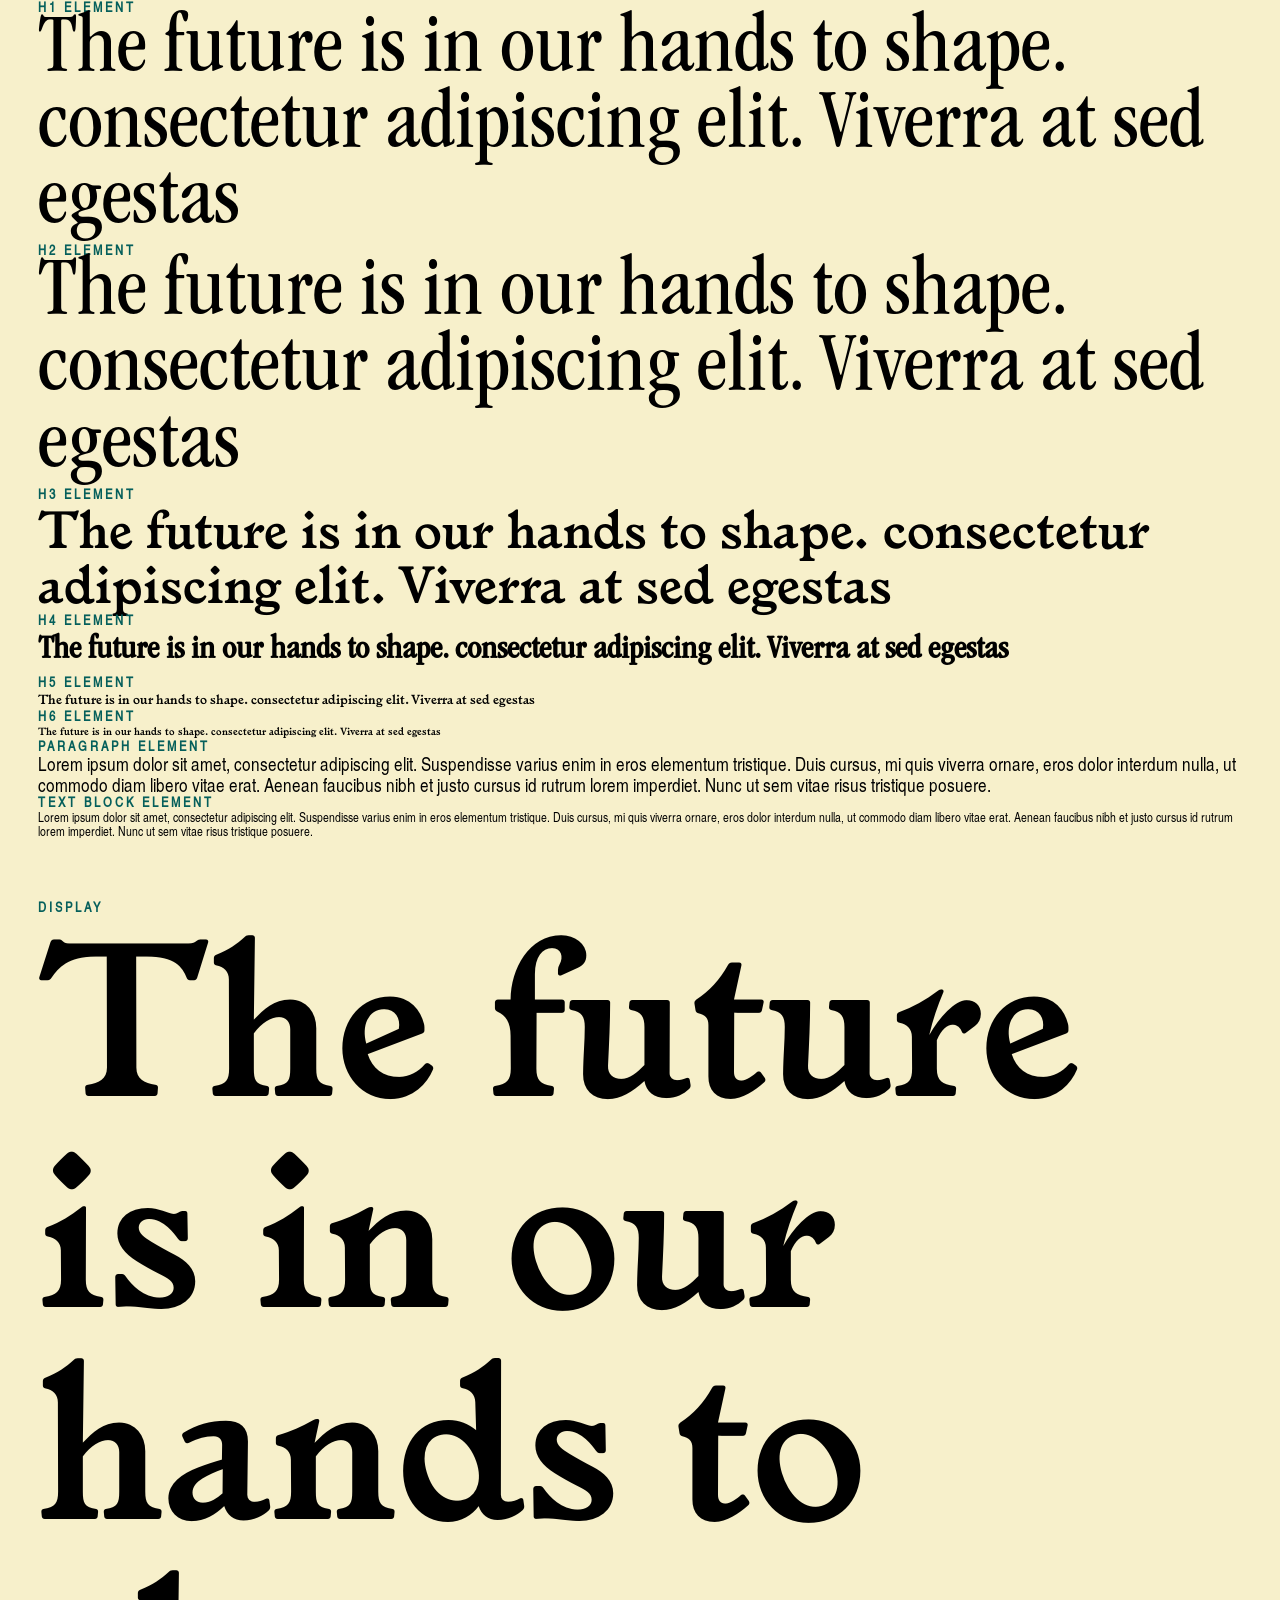
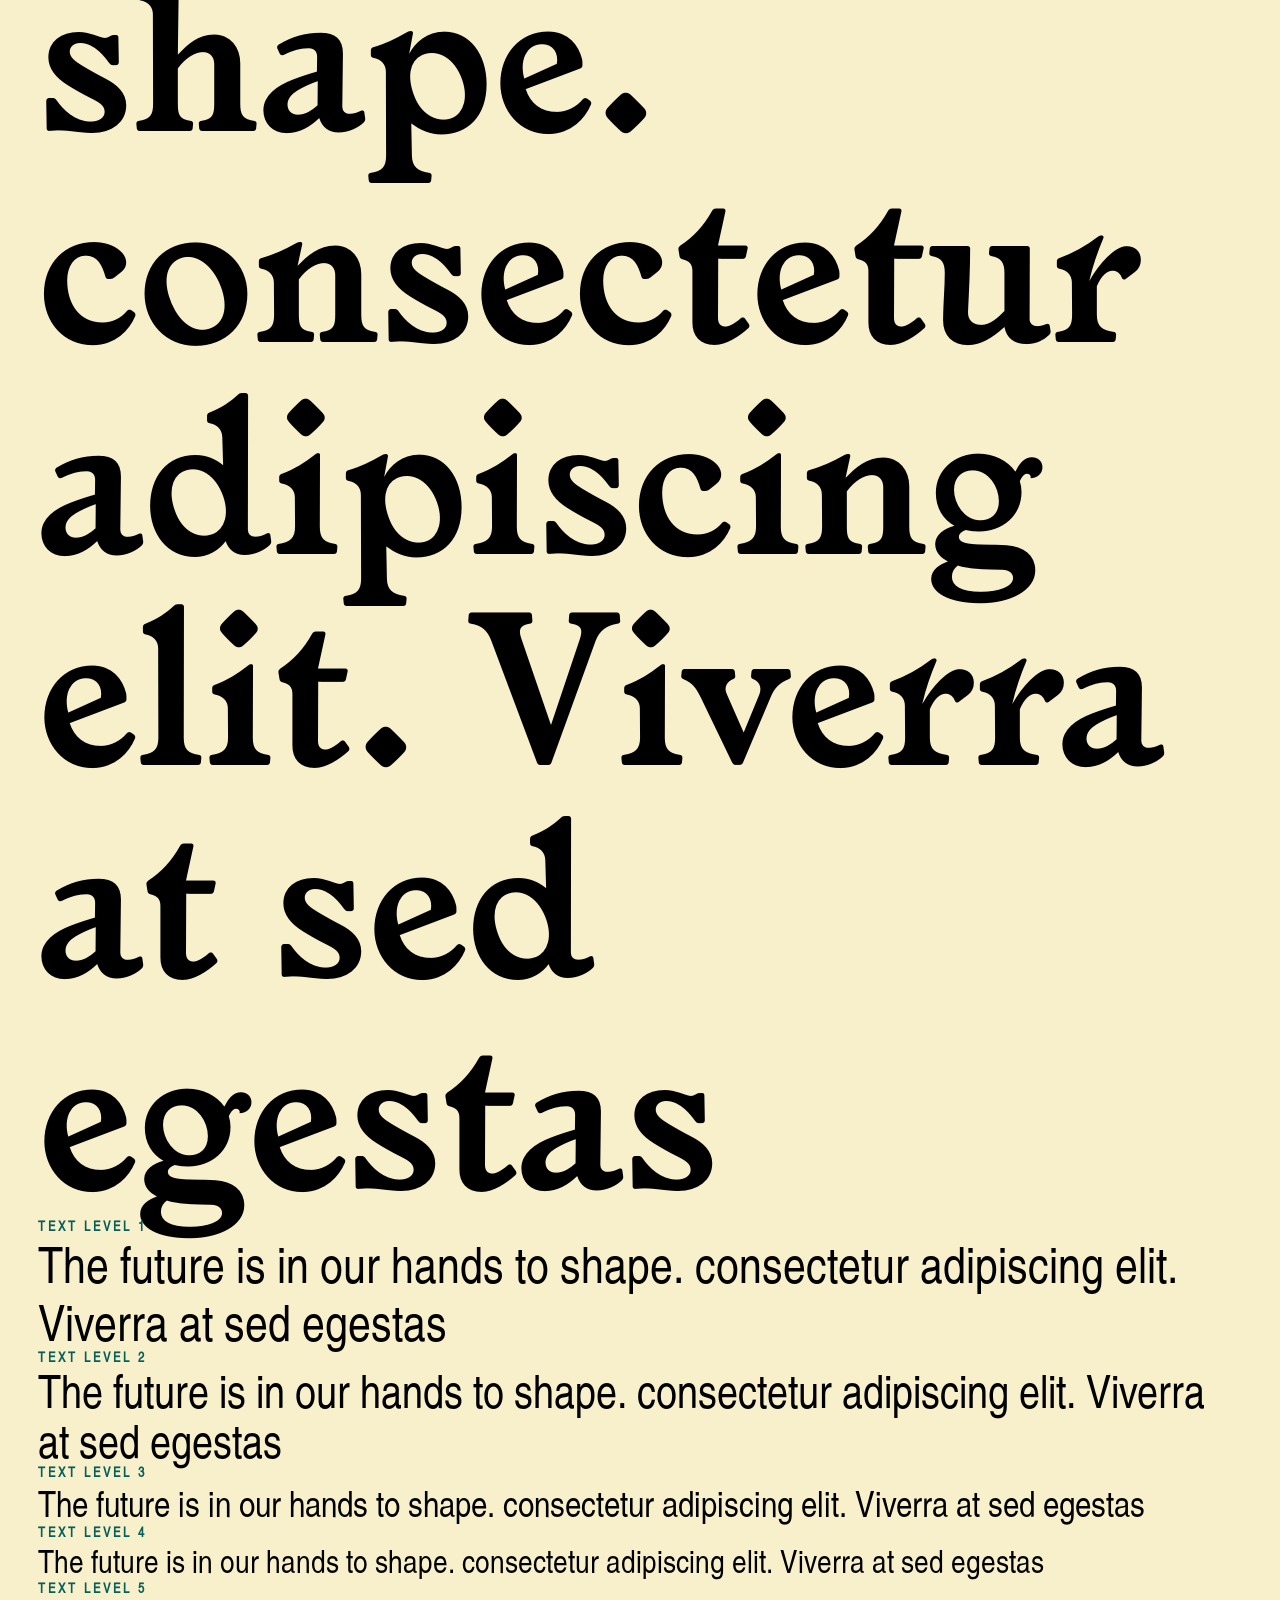
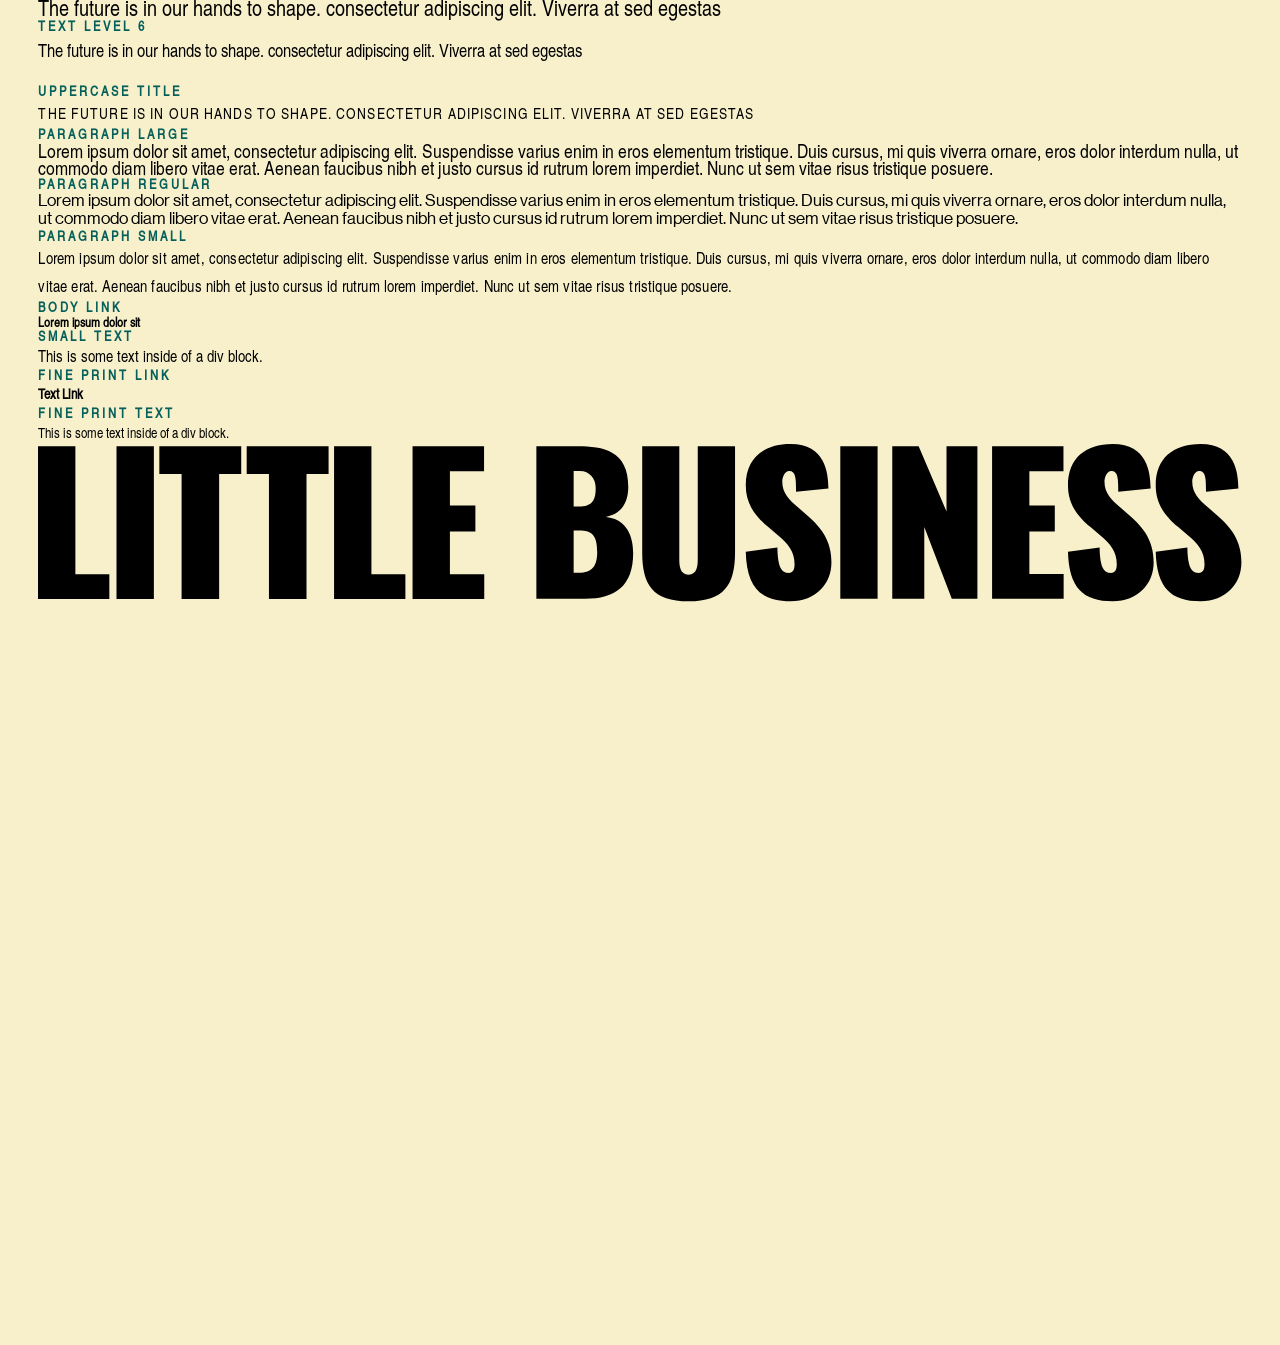
<file: home.html>
<!DOCTYPE html><!--  This site was created in Webflow. https://webflow.com  --><!--  Last Published: Wed Feb 25 2026 02:03:40 GMT+0000 (Coordinated Universal Time)  -->
<html data-wf-page="67ef02db78c500334c8d74fa" data-wf-site="67ef02db78c500334c8d74f6">
<head>
  <meta charset="utf-8">
  <title>Home</title>
  <meta content="Home" property="og:title">
  <meta content="Home" property="twitter:title">
  <meta content="width=device-width, initial-scale=1" name="viewport">
  <meta content="Webflow" name="generator">
  <link href="css/normalize.css" rel="stylesheet" type="text/css">
  <link href="css/webflow.css" rel="stylesheet" type="text/css">
  <link href="css/little-business-2.webflow.css" rel="stylesheet" type="text/css">
  <script type="text/javascript">!function(o,c){var n=c.documentElement,t=" w-mod-";n.className+=t+"js",("ontouchstart"in o||o.DocumentTouch&&c instanceof DocumentTouch)&&(n.className+=t+"touch")}(window,document);</script>
  <link href="images/favicon.png" rel="shortcut icon" type="image/x-icon">
  <link href="images/webclip.png" rel="apple-touch-icon">
  <link href="https://littlebusiness.co/home" rel="canonical">
  <style>
  .brand {
  	z-index: 200!important;
  }
 * {
  	-webkit-font-smoothing: antialiased;
	-moz-osx-font-smoothing: grayscale; 
	text-rendering: optimizeLegibility;
    tap-highlight-color: transparent;
    -webkit-tap-highlight-color: transparent;
  }
  .section:focus {
    outline: none;
  }
  *:focus { 
    outline: none; 
  }
  input, textarea {
    -webkit-appearance: none;
    border-radius: 0;
}
  .w-webflow-badge {
      display: none!important;
  }
  	*::selection {
      color: #fff;
	  background: #000; /* WebKit/Blink Browsers */
	}
	*::-moz-selection {
      color: #fff;
  	  background: #000; /* Gecko Browsers */
	}
  select, .success-message, .w-form-done {
  -webkit-appearance: none;
  -moz-appearance: none;
  outline: none;
}
.w-checkbox-input.w-checkbox-input--inputType-custom.checkmark.w--redirected-checked, .w-checkbox-input.w-checkbox-input--inputType-custom.checkmark {
	box-shadow: none;
}
/* Snippet gets rid of top margin on first element in any rich text*/
.w-richtext>:first-child {
	margin-top: 0;
}
/* Snippet gets rid of bottom margin on last element in any rich text*/
.w-richtext>:last-child, .w-richtext ol li:last-child, .w-richtext ul li:last-child {
    margin-bottom: 0;
}
/* Snippet makes all link elements listed below to inherit color from their parent */
a, 
.w-tab-link,
.w-nav-link,
.w-dropdown-btn,
.w-dropdown-toggle,
.w-dropdown-link
{
color: inherit;
}
/* Snippet prevents all click and hover interaction with an element */
.clickable-off {
  pointer-events: none;
}
/* Snippet enables all click and hover interaction with an element */
.clickable-on{
  pointer-events: auto;
}
/* Snippet enables you to add class of div-square which creates and maintains a 1:1 dimension of a div.*/
.div-square::after {
  content: "";
  display: block;
  padding-bottom: 100%;
}
/*Hide focus outline for main content element*/
    main:focus-visible {
    outline: -webkit-focus-ring-color auto 0px;
}
/* Make sure containers never lose their center alignment*/
.container-medium, .container-small, .container-large {
  margin-right: auto !important;
  margin-left: auto !important;
}
/*Reset selects, buttons, and links styles*/
.w-input, .w-select, a {
color: inherit;
text-decoration: inherit;
font-size: inherit;
}
/*Apply "..." after 3 lines of text */
.text-style-3lines {
    display: -webkit-box;
    overflow: hidden;
    -webkit-line-clamp: 3;
    -webkit-box-orient: vertical;
}
/* Apply "..." after 2 lines of text */
.text-style-2lines {
    display: -webkit-box;
    overflow: hidden;
    -webkit-line-clamp: 2;
    -webkit-box-orient: vertical;
}
/* Apply "..." at 100% width */
.truncate-width { 
		width: 100%; 
    white-space: nowrap; 
    overflow: hidden; 
    text-overflow: ellipsis; 
}
/* Removes native scrollbar */
.no-scrollbar {
    -ms-overflow-style: none;  // IE 10+
    overflow: -moz-scrollbars-none;  // Firefox
}
.no-scrollbar::-webkit-scrollbar {
    display: none; // Safari and Chrome
}
</style>
</head>
<body>
  <div class="page-wrapper">
    <div class="global-styles w-embed">
      <style>
/* Snippet gets rid of top margin on first element in any rich text*/
.w-richtext>:first-child {
	margin-top: 0;
}
/* Snippet gets rid of bottom margin on last element in any rich text*/
.w-richtext>:last-child, .w-richtext ol li:last-child, .w-richtext ul li:last-child {
    margin-bottom: 0;
}
/* Snippet makes all link elements listed below to inherit color from their parent */
a, 
.w-tab-link,
.w-nav-link,
.w-dropdown-btn,
.w-dropdown-toggle,
.w-dropdown-link
{
color: inherit;
}
/* Snippet prevents all click and hover interaction with an element */
.clickable-off {
  pointer-events: none;
}
/* Snippet enables all click and hover interaction with an element */
.clickable-on{
  pointer-events: auto;
}
/* Snippet enables you to add class of div-square which creates and maintains a 1:1 dimension of a div.*/
.div-square::after {
  content: "";
  display: block;
  padding-bottom: 100%;
}
/*Hide focus outline for main content element*/
    main:focus-visible {
    outline: -webkit-focus-ring-color auto 0px;
}
/* Make sure containers never lose their center alignment*/
.container-medium, .container-small, .container-large {
  margin-right: auto !important;
  margin-left: auto !important;
}
/*Reset selects, buttons, and links styles*/
.w-input, .w-select, a {
color: inherit;
text-decoration: inherit;
font-size: inherit;
}
/*Apply "..." after 3 lines of text */
.text-style-3lines {
    display: -webkit-box;
    overflow: hidden;
    -webkit-line-clamp: 3;
    -webkit-box-orient: vertical;
}
/* Apply "..." after 2 lines of text */
.text-style-2lines {
    display: -webkit-box;
    overflow: hidden;
    -webkit-line-clamp: 2;
    -webkit-box-orient: vertical;
}
/* Apply "..." at 100% width */
.truncate-width { 
		width: 100%; 
    white-space: nowrap; 
    overflow: hidden; 
    text-overflow: ellipsis; 
}
/* Removes native scrollbar */
.no-scrollbar {
    -ms-overflow-style: none;  // IE 10+
    overflow: -moz-scrollbars-none;  // Firefox
}
.no-scrollbar::-webkit-scrollbar {
    display: none; // Safari and Chrome
}
</style>
    </div>
    <div class="section">
      <div class="container">
        <div class="pattern-library-small-heading">H1 element</div>
        <h1>The future is in our hands to shape. consectetur adipiscing elit. Viverra at sed egestas</h1>
        <div class="pattern-library-small-heading">H2 element</div>
        <h2>The future is in our hands to shape. consectetur adipiscing elit. Viverra at sed egestas</h2>
        <div class="pattern-library-small-heading">H3 element</div>
        <h3>The future is in our hands to shape. consectetur adipiscing elit. Viverra at sed egestas</h3>
        <div class="pattern-library-small-heading">H4 element</div>
        <h4>The future is in our hands to shape. consectetur adipiscing elit. Viverra at sed egestas</h4>
        <div class="pattern-library-small-heading">H5 element</div>
        <h5>The future is in our hands to shape. consectetur adipiscing elit. Viverra at sed egestas</h5>
        <div class="pattern-library-small-heading">H6 element</div>
        <h6>The future is in our hands to shape. consectetur adipiscing elit. Viverra at sed egestas</h6>
        <div class="pattern-library-small-heading">Paragraph element</div>
        <p>Lorem ipsum dolor sit amet, consectetur adipiscing elit. Suspendisse varius enim in eros elementum tristique. Duis cursus, mi quis viverra ornare, eros dolor interdum nulla, ut commodo diam libero vitae erat. Aenean faucibus nibh et justo cursus id rutrum lorem imperdiet. Nunc ut sem vitae risus tristique posuere.</p>
        <div class="pattern-library-small-heading">TExt block element</div>
        <div>Lorem ipsum dolor sit amet, consectetur adipiscing elit. Suspendisse varius enim in eros elementum tristique. Duis cursus, mi quis viverra ornare, eros dolor interdum nulla, ut commodo diam libero vitae erat. Aenean faucibus nibh et justo cursus id rutrum lorem imperdiet. Nunc ut sem vitae risus tristique posuere.</div>
      </div>
    </div>
    <div class="section">
      <div class="container">
        <div class="pattern-library-small-heading">Display</div>
        <div class="display-text">The future is in our hands to shape. consectetur adipiscing elit. Viverra at sed egestas</div>
        <div class="pattern-library-small-heading">Text Level 1</div>
        <div class="text-level-1">The future is in our hands to shape. consectetur adipiscing elit. Viverra at sed egestas</div>
        <div class="pattern-library-small-heading">Text Level 2</div>
        <div class="text-level-2">The future is in our hands to shape. consectetur adipiscing elit. Viverra at sed egestas</div>
        <div class="pattern-library-small-heading">Text Level 3</div>
        <div class="text-level-3">The future is in our hands to shape. consectetur adipiscing elit. Viverra at sed egestas</div>
        <div class="pattern-library-small-heading">Text Level 4</div>
        <div class="text-level-4">The future is in our hands to shape. consectetur adipiscing elit. Viverra at sed egestas</div>
        <div class="pattern-library-small-heading">Text Level 5</div>
        <div class="text-level-5">The future is in our hands to shape. consectetur adipiscing elit. Viverra at sed egestas</div>
        <div class="pattern-library-small-heading">Text Level 6</div>
        <div class="text-level-6">The future is in our hands to shape. consectetur adipiscing elit. Viverra at sed egestas</div>
        <div class="pattern-library-small-heading">Uppercase Title</div>
        <div class="uppercase-title">The future is in our hands to shape. consectetur adipiscing elit. Viverra at sed egestas</div>
        <div class="pattern-library-small-heading">Paragraph Large</div>
        <p class="paragraph-large">Lorem ipsum dolor sit amet, consectetur adipiscing elit. Suspendisse varius enim in eros elementum tristique. Duis cursus, mi quis viverra ornare, eros dolor interdum nulla, ut commodo diam libero vitae erat. Aenean faucibus nibh et justo cursus id rutrum lorem imperdiet. Nunc ut sem vitae risus tristique posuere.</p>
        <div class="pattern-library-small-heading">Paragraph Regular</div>
        <p class="paragraph-regular">Lorem ipsum dolor sit amet, consectetur adipiscing elit. Suspendisse varius enim in eros elementum tristique. Duis cursus, mi quis viverra ornare, eros dolor interdum nulla, ut commodo diam libero vitae erat. Aenean faucibus nibh et justo cursus id rutrum lorem imperdiet. Nunc ut sem vitae risus tristique posuere.</p>
        <div class="pattern-library-small-heading">Paragraph Small</div>
        <p class="paragraph-small">Lorem ipsum dolor sit amet, consectetur adipiscing elit. Suspendisse varius enim in eros elementum tristique. Duis cursus, mi quis viverra ornare, eros dolor interdum nulla, ut commodo diam libero vitae erat. Aenean faucibus nibh et justo cursus id rutrum lorem imperdiet. Nunc ut sem vitae risus tristique posuere.</p>
        <div class="pattern-library-small-heading">Body Link</div>
        <a href="#" class="body-link">Lorem ipsum dolor sit</a>
        <div class="pattern-library-small-heading">Small Text</div>
        <div class="text-small">This is some text inside of a div block.</div>
        <div class="pattern-library-small-heading">Fine print Link</div>
        <a href="#" class="fine-print-text fine-print-link">Text Link</a>
        <div class="pattern-library-small-heading">Fine print Text</div>
        <div class="fine-print-text">This is some text inside of a div block.</div>
      </div>
    </div>
    <div class="section">
      <div class="container">
        <div class="logo-wrapper">
          <div class="logo-relative">
            <div class="logo-absolute">
              <div class="logo-word-1">
                <div class="full-wh"><svg xmlns="http://www.w3.org/2000/svg" width="100%" viewbox="0 0 447 154" fill="none" class="logo-word-1-svg">
                    <path d="M0 0.27002H37.4V128.33H71.4V153.26H0V0.27002Z" fill="currentColor"></path>
                    <path d="M78.5701 0.27002H115.97V153.26H78.5701V0.27002Z" fill="currentColor"></path>
                    <path d="M143.73 28.03H121.44V0.27002H203.41V28.03H181.31V153.25H143.72V28.03H143.73Z" fill="currentColor"></path>
                    <path d="M231.18 28.03H208.89V0.27002H290.86V28.03H268.76V153.25H231.17V28.03H231.18Z" fill="currentColor"></path>
                    <path d="M296.35 0.27002H333.75V128.33H367.75V153.26H296.36V0.27002H296.35Z" fill="currentColor"></path>
                    <path d="M374.92 0.27002H446.5V25.39H412.31V59.58H437.81V85.64H412.31V128.33H446.69V153.26H374.92V0.27002Z" fill="currentColor"></path>
                  </svg></div>
              </div>
              <div class="logo-word-2">
                <div class="full-wh"><svg xmlns="http://www.w3.org/2000/svg" width="100%" viewbox="0 0 708 158" fill="none" class="logo-word-2-svg">
                    <path d="M0.370117 2.27002H41.7301C67.4201 2.27002 92.5401 6.61002 92.5401 42.88C92.5401 61.2 83.6601 70.46 70.0601 73.1C87.6201 74.8 97.4501 87.83 97.4501 109.36C97.4501 142.6 79.3201 155.26 49.2901 155.26H0.370117V2.27002ZM42.6701 62.71C57.2101 62.71 59.8601 55.34 59.8601 44.01C59.8601 34.57 53.8201 27.01 43.9901 27.01H37.7601V62.71H42.6701ZM42.8601 129.19C56.6501 129.19 61.3701 122.01 61.3701 108.6C61.3701 92.17 56.8401 86.69 43.0501 86.69H37.7601V129.19H42.8601Z" fill="currentColor"></path>
                    <path d="M106.52 108.98V2.27002H143.73V115.41C143.73 122.02 144.3 131.09 152.98 131.09C161.66 131.09 162.23 122.02 162.23 115.41V2.27002H199.63V108.98C199.63 141.09 188.67 157.71 152.98 157.71C117.29 157.71 106.52 141.09 106.52 108.98Z" fill="currentColor"></path>
                    <path d="M210.4 108.04L242.13 103.88C242.32 124.66 247.04 129.38 253.08 129.38C259.12 129.38 259.31 123.71 259.31 120.31C259.31 107.84 253.08 100.29 242.31 91.22L232.68 83.1C220.59 72.9 210.39 60.81 210.39 41.36C210.39 14.54 227.77 0 255.34 0C290.47 0 293.11 29.28 293.3 44.57L260.81 47.78C260.81 34.56 260.62 27 254.01 27C248.91 27 247.02 33.99 247.02 37.58C247.02 49.48 253.82 55.71 263.26 64.02L272.14 71.76C285.74 83.47 296.32 96.88 296.32 118.6C296.32 140.32 280.64 157.7 255.33 157.7C225.68 157.7 211.32 144.29 210.38 108.03L210.4 108.04Z" fill="currentColor"></path>
                    <path d="M305.21 2.27002H342.61V155.26H305.21V2.27002Z" fill="currentColor"></path>
                    <path d="M357.34 2.27002H383.78L411.73 67.81V2.27002H442.71V155.26H417.02L389.44 83.3V155.26H357.33V2.27002H357.34Z" fill="currentColor"></path>
                    <path d="M457.45 2.27002H529.03V27.39H494.84V61.58H520.34V87.64H494.84V130.33H529.21V155.26H457.44V2.27002H457.45Z" fill="currentColor"></path>
                    <path d="M533.57 108.04L565.3 103.88C565.49 124.66 570.21 129.38 576.25 129.38C582.29 129.38 582.48 123.71 582.48 120.31C582.48 107.84 576.25 100.29 565.48 91.22L555.85 83.1C543.76 72.9 533.56 60.81 533.56 41.36C533.56 14.54 550.94 0 578.51 0C613.64 0 616.28 29.28 616.47 44.57L583.98 47.78C583.98 34.56 583.79 27 577.18 27C572.08 27 570.19 33.99 570.19 37.58C570.19 49.48 576.99 55.71 586.43 64.02L595.31 71.76C608.91 83.47 619.49 96.88 619.49 118.6C619.49 140.32 603.81 157.7 578.5 157.7C548.85 157.7 534.49 144.29 533.55 108.03L533.57 108.04Z" fill="currentColor"></path>
                    <path d="M621.58 108.04L653.31 103.88C653.5 124.66 658.22 129.38 664.26 129.38C670.3 129.38 670.49 123.71 670.49 120.31C670.49 107.84 664.26 100.29 653.49 91.22L643.86 83.1C631.77 72.9 621.57 60.81 621.57 41.36C621.57 14.54 638.95 0 666.52 0C701.65 0 704.29 29.28 704.48 44.57L671.99 47.78C671.99 34.56 671.8 27 665.19 27C660.09 27 658.2 33.99 658.2 37.58C658.2 49.48 665 55.71 674.44 64.02L683.32 71.76C696.92 83.47 707.5 96.88 707.5 118.6C707.5 140.32 691.82 157.7 666.51 157.7C636.86 157.7 622.5 144.29 621.56 108.03L621.58 108.04Z" fill="currentColor"></path>
                  </svg></div>
              </div>
            </div>
          </div>
        </div>
      </div>
    </div>
  </div>
  <script src="https://d3e54v103j8qbb.cloudfront.net/js/jquery-3.5.1.min.dc5e7f18c8.js?site=67ef02db78c500334c8d74f6" type="text/javascript" integrity="sha256-9/aliU8dGd2tb6OSsuzixeV4y/faTqgFtohetphbbj0=" crossorigin="anonymous"></script>
  <script src="js/webflow.js" type="text/javascript"></script>
  <script defer>document.addEventListener('load', function(d, s, id) {var js, fjs = d.getElementsByTagName(s)[0];if (d.getElementById(id)) return;js = d.createElement(s); js.id = id;js.src = "https://widget.prod.equally.ai/equally-widget.min.js";fjs.parentNode.insertBefore(js, fjs);}(document, 'script', 'equallyWidget'));!window.EQUALLY_AI_API_KEY&&(window.EQUALLY_AI_API_KEY="va4amcvjsjh7f14yljjsds1waneztpir",intervalId=setInterval(function(){window.EquallyAi&&(clearInterval(intervalId),window.EquallyAi=new EquallyAi)},500));</script>
</body>
</html>
</file>
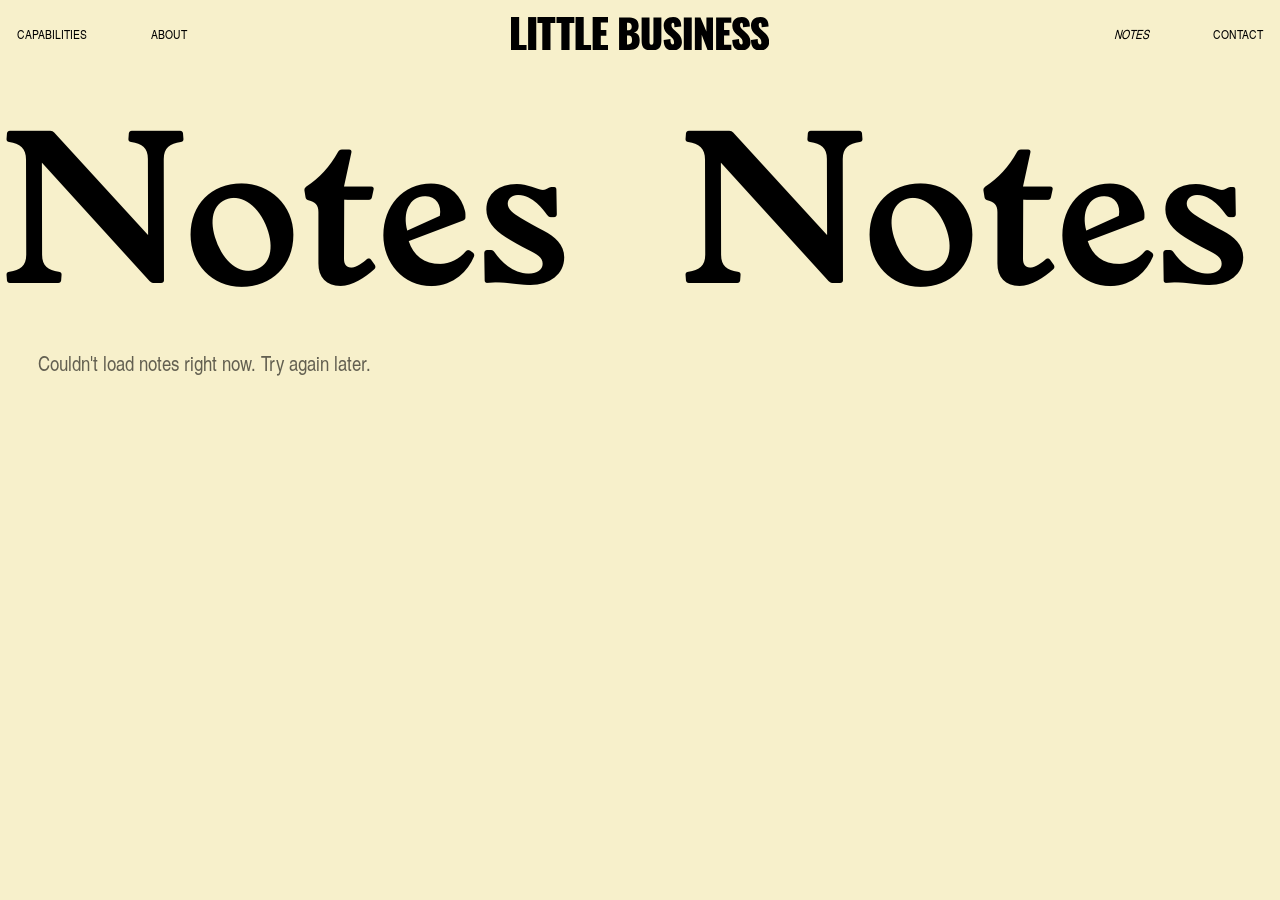
<file: notes.html>
<!DOCTYPE html>
<html>
<head>
  <meta charset="utf-8">
  <title>Notes — Little Business</title>
  <meta content="width=device-width, initial-scale=1" name="viewport">
  <link href="css/normalize.css" rel="stylesheet" type="text/css">
  <link href="css/webflow.css" rel="stylesheet" type="text/css">
  <link href="css/little-business-2.webflow.css" rel="stylesheet" type="text/css">
  <link href="images/favicon.png" rel="shortcut icon" type="image/x-icon">
  <link href="images/webclip.png" rel="apple-touch-icon">
  <style>
    html { scroll-behavior: smooth; }
    * {
      -webkit-font-smoothing: antialiased;
      -moz-osx-font-smoothing: grayscale;
      text-rendering: optimizeLegibility;
      -webkit-tap-highlight-color: transparent;
    }
    a { color: inherit; text-decoration: inherit; font-size: inherit; }
    .w-webflow-badge { display: none !important; }

    html, body {
      margin: 0;
      padding: 0;
      background-color: #f7f0cb;
      min-height: 100vh;
      font-size: 1vw;
      font-family: TeX Gyre Heros Condensed, sans-serif;
      line-height: 1.1;
      color: #000;
    }

    /* ---- Nav ---- */
    #lb-desktop-nav {
      position: fixed;
      top: 0;
      left: 0;
      right: 0;
      z-index: 9999;
      display: grid;
      grid-template-columns: 1fr 20.2em 1fr;
      align-items: center;
      padding: 1.32em;
      background: transparent;
      opacity: 1;
      pointer-events: auto;
    }
    .lb-nav-left {
      display: flex;
      flex-direction: row;
      align-items: center;
      justify-content: flex-start;
      gap: 5em;
    }
    .lb-nav-right {
      display: flex;
      flex-direction: row;
      align-items: center;
      justify-content: flex-end;
      gap: 5em;
    }
    /* Nav logo: visible, clickable, centered within fixed column */
    #lb-desktop-nav .nav-logo-center {
      opacity: 1;
      pointer-events: auto;
      justify-self: center;
    }
    /* Italic active state for current section */
    .lb-nav-link.is-current {
      font-style: italic;
    }
    .lb-nav-link {
      text-transform: uppercase;
      font-family: "TeX Gyre Heros Condensed", sans-serif;
      font-size: .99em;
      line-height: 1.13;
      color: #000;
      text-decoration: none;
      display: block;
    }
    /* Logo: sized to exactly match the Webflow hero logo at its collapsed nav state.
       The Webflow logo-wrapper collapses to 20em wide; aspect ratio set by
       padding-top:13.1043% → height = 2.621em. Both SVGs constrained to that
       same height so they align perfectly, widths derived from viewBox ratios. */
    .nav-logo-center {
      display: flex;
      flex-direction: row;
      align-items: center;
      gap: 0.84em;
      text-decoration: none;
      color: #000;
    }
    .nav-logo-svg-little,
    .nav-logo-svg-business {
      display: block;
      height: 2.621em;
      width: auto;
      color: #000;
      flex-shrink: 0;
    }

    /* ---- Ticker banner ---- */
    .notes-ticker-wrapper {
      position: sticky;
      top: 0;
      z-index: 100;
      width: 100%;
      overflow: hidden;
      background: #f7f0cb;
      padding-top: 8em;
      padding-bottom: 1em;
    }
    .notes-ticker-track {
      display: flex;
      width: max-content;
      animation: notes-ticker 18s linear infinite;
    }

    .notes-ticker-item {
      font-family: Larish Alte, sans-serif;
      font-size: 16.53em;
      font-weight: 600;
      line-height: 1;
      white-space: nowrap;
      padding-right: .25em;
      color: #000;
    }
    @keyframes notes-ticker {
      0%   { transform: translateX(0); }
      100% { transform: translateX(-50%); }
    }

    /* ---- List content ---- */
    .notes-page {
      padding: 2em 3em 10em;
      max-width: 100%;
      box-sizing: border-box;
    }

    .notes-list {
      list-style: none;
      margin: 0;
      padding: 0;
    }

    .notes-item {
      border-top: 2px solid #000;
      padding: 1em 0;
      display: flex;
      flex-direction: column;
      gap: .3em;
    }

    .notes-item:last-child {
      border-bottom: 2px solid #000;
    }

    .notes-item-date {
      font-family: TeX Gyre Heros Condensed, sans-serif;
      font-size: 1em;
      color: #000;
      opacity: 0.6;
      line-height: 1.1;
    }

    .notes-item-link {
      font-family: ITC Garamond Std, sans-serif;
      font-size: 3.2em;
      font-weight: 400;
      line-height: 1;
      color: #000;
      text-decoration: none;
    }

    .notes-item-link:hover {
      text-decoration: underline;
    }

    .notes-status {
      font-family: TeX Gyre Heros Condensed, sans-serif;
      font-size: 1.6em;
      color: #000;
      opacity: 0.6;
      margin: 0 0 1em;
    }

    @media screen and (max-width: 991px) {
      html, body { font-size: 1.25vw; }
    }
    @media screen and (max-width: 767px) {
      html, body { font-size: 2vw; }
      .notes-ticker-item { font-size: 8em; }
      .notes-item-link { font-size: 2.2em; }
      .notes-ticker-wrapper { padding-top: 8em; }
      .nav-logo-svg-little, .nav-logo-svg-business { height: 2em; }
    }
    @media screen and (max-width: 479px) {
      html, body { font-size: 3.5vw; }
      .notes-page { padding: 1.5em 1.5em 8em; }
      .notes-ticker-item { font-size: 7.62em; }
      .notes-item-link { font-size: 1.8em; }
      #lb-desktop-nav { padding: .76em; }
      .notes-ticker-wrapper { padding-top: 7em; }
      .nav-logo-svg-little, .nav-logo-svg-business { height: 1.6em; }
    }
    /* Mobile nav: hide left/right links, just show logo centered */
    @media screen and (max-width: 767px) {
      #lb-desktop-nav {
        grid-template-columns: 1fr auto 1fr;
      }
      .lb-nav-left,
      .lb-nav-right {
        display: none;
      }
    }
  </style>
</head>
<body>

  <!-- Nav: Capabilities — About — LITTLE BUSINESS — Notes — Contact -->
  <nav id="lb-desktop-nav" aria-label="Main navigation">
    <div class="lb-nav-left">
      <a href="index.html#capabilities" class="lb-nav-link">CAPABILITIES</a>
      <a href="index.html#about-section" class="lb-nav-link">About</a>
    </div>
    <a href="index.html#Home" class="nav-logo-center">
      <svg class="nav-logo-svg-little" xmlns="http://www.w3.org/2000/svg" viewBox="0 0 447 154" fill="none">
        <path d="M0 0.27002H37.4V128.33H71.4V153.26H0V0.27002Z" fill="currentColor"></path>
        <path d="M78.5701 0.27002H115.97V153.26H78.5701V0.27002Z" fill="currentColor"></path>
        <path d="M143.73 28.03H121.44V0.27002H203.41V28.03H181.31V153.25H143.72V28.03H143.73Z" fill="currentColor"></path>
        <path d="M231.18 28.03H208.89V0.27002H290.86V28.03H268.76V153.25H231.17V28.03H231.18Z" fill="currentColor"></path>
        <path d="M296.35 0.27002H333.75V128.33H367.75V153.26H296.36V0.27002H296.35Z" fill="currentColor"></path>
        <path d="M374.92 0.27002H446.5V25.39H412.31V59.58H437.81V85.64H412.31V128.33H446.69V153.26H374.92V0.27002Z" fill="currentColor"></path>
      </svg>
      <svg class="nav-logo-svg-business" xmlns="http://www.w3.org/2000/svg" viewBox="0 0 708 158" fill="none">
        <path d="M0.370117 2.27002H41.7301C67.4201 2.27002 92.5401 6.61002 92.5401 42.88C92.5401 61.2 83.6601 70.46 70.0601 73.1C87.6201 74.8 97.4501 87.83 97.4501 109.36C97.4501 142.6 79.3201 155.26 49.2901 155.26H0.370117V2.27002ZM42.6701 62.71C57.2101 62.71 59.8601 55.34 59.8601 44.01C59.8601 34.57 53.8201 27.01 43.9901 27.01H37.7601V62.71H42.6701ZM42.8601 129.19C56.6501 129.19 61.3701 122.01 61.3701 108.6C61.3701 92.17 56.8401 86.69 43.0501 86.69H37.7601V129.19H42.8601Z" fill="currentColor"></path>
        <path d="M106.52 108.98V2.27002H143.73V115.41C143.73 122.02 144.3 131.09 152.98 131.09C161.66 131.09 162.23 122.02 162.23 115.41V2.27002H199.63V108.98C199.63 141.09 188.67 157.71 152.98 157.71C117.29 157.71 106.52 141.09 106.52 108.98Z" fill="currentColor"></path>
        <path d="M210.4 108.04L242.13 103.88C242.32 124.66 247.04 129.38 253.08 129.38C259.12 129.38 259.31 123.71 259.31 120.31C259.31 107.84 253.08 100.29 242.31 91.22L232.68 83.1C220.59 72.9 210.39 60.81 210.39 41.36C210.39 14.54 227.77 0 255.34 0C290.47 0 293.11 29.28 293.3 44.57L260.81 47.78C260.81 34.56 260.62 27 254.01 27C248.91 27 247.02 33.99 247.02 37.58C247.02 49.48 253.82 55.71 263.26 64.02L272.14 71.76C285.74 83.47 296.32 96.88 296.32 118.6C296.32 140.32 280.64 157.7 255.33 157.7C225.68 157.7 211.32 144.29 210.38 108.03L210.4 108.04Z" fill="currentColor"></path>
        <path d="M305.21 2.27002H342.61V155.26H305.21V2.27002Z" fill="currentColor"></path>
        <path d="M357.34 2.27002H383.78L411.73 67.81V2.27002H442.71V155.26H417.02L389.44 83.3V155.26H357.33V2.27002H357.34Z" fill="currentColor"></path>
        <path d="M457.45 2.27002H529.03V27.39H494.84V61.58H520.34V87.64H494.84V130.33H529.21V155.26H457.44V2.27002H457.45Z" fill="currentColor"></path>
        <path d="M533.57 108.04L565.3 103.88C565.49 124.66 570.21 129.38 576.25 129.38C582.29 129.38 582.48 123.71 582.48 120.31C582.48 107.84 576.25 100.29 565.48 91.22L555.85 83.1C543.76 72.9 533.56 60.81 533.56 41.36C533.56 14.54 550.94 0 578.51 0C613.64 0 616.28 29.28 616.47 44.57L583.98 47.78C583.98 34.56 583.79 27 577.18 27C572.08 27 570.19 33.99 570.19 37.58C570.19 49.48 576.99 55.71 586.43 64.02L595.31 71.76C608.91 83.47 619.49 96.88 619.49 118.6C619.49 140.32 603.81 157.7 578.5 157.7C548.85 157.7 534.49 144.29 533.55 108.03L533.57 108.04Z" fill="currentColor"></path>
        <path d="M621.58 108.04L653.31 103.88C653.5 124.66 658.22 129.38 664.26 129.38C670.3 129.38 670.49 123.71 670.49 120.31C670.49 107.84 664.26 100.29 653.49 91.22L643.86 83.1C631.77 72.9 621.57 60.81 621.57 41.36C621.57 14.54 638.95 0 666.52 0C701.65 0 704.29 29.28 704.48 44.57L671.99 47.78C671.99 34.56 671.8 27 665.19 27C660.09 27 658.2 33.99 658.2 37.58C658.2 49.48 665 55.71 674.44 64.02L683.32 71.76C696.92 83.47 707.5 96.88 707.5 118.6C707.5 140.32 691.82 157.7 666.51 157.7C636.86 157.7 622.5 144.29 621.56 108.03L621.58 108.04Z" fill="currentColor"></path>
      </svg>
    </a>
    <div class="lb-nav-right">
      <a href="notes.html" class="lb-nav-link is-current">Notes</a>
      <a href="index.html#Contact" class="lb-nav-link">Contact</a>
    </div>
  </nav>

  <!-- Looping ticker heading -->
  <div class="notes-ticker-wrapper">
    <div class="notes-ticker-track" id="notes-ticker-track">
      <div class="notes-ticker-item">Notes&nbsp;</div>
      <div class="notes-ticker-item">Notes&nbsp;</div>
      <div class="notes-ticker-item">Notes&nbsp;</div>
      <div class="notes-ticker-item">Notes&nbsp;</div>
      <div class="notes-ticker-item">Notes&nbsp;</div>
      <div class="notes-ticker-item">Notes&nbsp;</div>
      <div class="notes-ticker-item">Notes&nbsp;</div>
      <div class="notes-ticker-item">Notes&nbsp;</div>
    </div>
  </div>

  <!-- List -->
  <div class="notes-page">
    <p class="notes-status" id="notes-status">Loading...</p>
    <ul class="notes-list" id="notes-list"></ul>
  </div>

  <script>
    (function () {
      var status = document.getElementById('notes-status');
      var list = document.getElementById('notes-list');

      function formatDate(dateStr) {
        if (!dateStr) return '';
        var d = new Date(dateStr);
        return d.toLocaleDateString('en-US', { year: 'numeric', month: 'long', day: 'numeric' });
      }

      fetch('https://api.buttondown.email/v1/emails?status=sent', {
        headers: {
          'Authorization': 'Token 0ce51b9d-cafe-4728-80a4-880ee408f0de'
        }
      })
      .then(function(res) {
        if (!res.ok) throw new Error('API error: ' + res.status);
        return res.json();
      })
      .then(function(data) {
        status.style.display = 'none';
        var emails = data.results || data;
        if (!emails || emails.length === 0) {
          status.style.display = '';
          status.textContent = 'No notes yet.';
          return;
        }
        emails.sort(function(a, b) {
          return new Date(b.publish_date || b.creation_date) - new Date(a.publish_date || a.creation_date);
        });
        emails.forEach(function(email) {
          var li = document.createElement('li');
          li.className = 'notes-item';

          var date = document.createElement('div');
          date.className = 'notes-item-date';
          date.textContent = formatDate(email.publish_date || email.creation_date);

          var link = document.createElement('a');
          link.className = 'notes-item-link';
          link.href = email.absolute_url || ('https://buttondown.email/littlebusiness/archive/' + email.slug);
          link.target = '_blank';
          link.rel = 'noopener noreferrer';
          link.textContent = email.subject;

          li.appendChild(date);
          li.appendChild(link);
          list.appendChild(li);
        });
        // Signal that the list is ready so the modal scroll trigger can attach
        window.dispatchEvent(new CustomEvent('notes-list-ready'));
      })
      .catch(function(err) {
        status.textContent = 'Couldn\'t load notes right now. Try again later.';
        console.error(err);
      });
    })();
  </script>

  <!-- Newsletter modal (same as index.html) -->
  <style>
    #lb-modal-card {
      position: fixed;
      left: 50%;
      transform: translateX(-50%);
      width: min(480px, calc(100vw - 40px));
      background: #a78c6c;
      border: 2px solid #000;
      border-radius: .66em;
      padding: 1.4em 1em;
      box-sizing: border-box;
      z-index: 9999;
      pointer-events: none;
      bottom: -600px;
    }
    #lb-modal-card.lb-interactive {
      pointer-events: auto;
    }
    #lb-modal-close {
      position: absolute;
      top: 14px;
      right: 18px;
      background: none;
      border: none;
      font-size: 20px;
      line-height: 1;
      cursor: pointer;
      padding: 4px;
      color: #000;
    }
    #lb-modal-heading {
      font-family: "ITC Garamond Std", sans-serif;
      font-size: 3.2em;
      font-weight: 400;
      line-height: 1;
      margin-top: 0;
      margin-bottom: .6em;
    }
    #lb-modal-form {
      display: flex;
    }
    #lb-modal-email {
      flex: 1;
      border: 1px solid #000;
      border-right: none;
      border-radius: 4px 0 0 4px;
      padding: 10px 14px;
      font-size: 14px;
      font-family: "TeX Gyre Heros Condensed", sans-serif;
      text-transform: uppercase;
      background: transparent;
      outline: none;
      -webkit-appearance: none;
    }
    #lb-modal-email::placeholder {
      color: #666;
      font-family: "TeX Gyre Heros Condensed", sans-serif;
      text-transform: uppercase;
    }
    #lb-modal-submit {
      border: 1px solid #000;
      border-radius: 0 4px 4px 0;
      padding: 10px 20px;
      font-size: 14px;
      font-family: "TeX Gyre Heros Condensed", sans-serif;
      text-transform: uppercase;
      background: #000;
      color: #f7f0cb;
      cursor: pointer;
      letter-spacing: 0.04em;
    }
  </style>

  <div id="lb-modal-card" role="dialog" aria-modal="true" aria-label="Keep in touch">
    <button id="lb-modal-close" aria-label="Close">&#x2715;</button>
    <h2 id="lb-modal-heading">Want to keep in touch?</h2>
    <div id="lb-modal-form">
      <input id="lb-modal-email" type="email" placeholder="your email">
      <button id="lb-modal-submit" type="button">Submit</button>
    </div>
  </div>

  <script>
    (function () {
      var card = document.getElementById('lb-modal-card');
      var closeBtn = document.getElementById('lb-modal-close');
      var dismissed = false;
      var triggered = false;

      function showModal() {
        if (dismissed || triggered) return;
        triggered = true;
        var vh = window.innerHeight;
        var cardH = card.offsetHeight;
        var centeredBottom = (vh - cardH) / 2;
        card.style.transition = 'bottom 0.6s cubic-bezier(0.16, 1, 0.3, 1)';
        card.style.bottom = centeredBottom + 'px';
        card.classList.add('lb-interactive');
      }

      function checkBottom() {
        if (triggered || dismissed) return;
        var scrolledTo = window.scrollY + window.innerHeight;
        var pageHeight = document.documentElement.scrollHeight;
        // Trigger within 300px of bottom, or if the page isn't scrollable at all
        if (pageHeight - window.innerHeight < 10 || scrolledTo >= pageHeight - 300) {
          showModal();
        }
      }

      // Check on every scroll
      window.addEventListener('scroll', checkBottom, { passive: true });

      // After list loads: if page isn't scrollable, show after a short delay
      window.addEventListener('notes-list-ready', function () {
        var pageHeight = document.documentElement.scrollHeight;
        if (pageHeight - window.innerHeight < 10) {
          setTimeout(showModal, 2000);
        }
      }, { once: true });

      closeBtn.addEventListener('click', function () {
        dismissed = true;
        card.style.transition = 'bottom 0.4s cubic-bezier(0.16, 1, 0.3, 1)';
        card.style.bottom = (-card.offsetHeight - 40) + 'px';
        card.classList.remove('lb-interactive');
      });

      var submitBtn = document.getElementById('lb-modal-submit');
      var emailInput = document.getElementById('lb-modal-email');
      var formDiv = document.getElementById('lb-modal-form');
      submitBtn.addEventListener('click', function () {
        var email = emailInput.value.trim();
        if (!email) return;
        submitBtn.disabled = true;
        var form = document.createElement('form');
        form.method = 'POST';
        form.action = 'https://buttondown.com/api/emails/embed-subscribe/littlebusiness';
        form.target = 'bd-iframe';
        var input = document.createElement('input');
        input.type = 'hidden';
        input.name = 'email';
        input.value = email;
        form.appendChild(input);
        var embedInput = document.createElement('input');
        embedInput.type = 'hidden';
        embedInput.name = 'embed';
        embedInput.value = '1';
        form.appendChild(embedInput);
        document.body.appendChild(form);
        form.submit();
        document.body.removeChild(form);
        formDiv.innerHTML = '<p style="margin:0;font-size:.95em;">Thanks! TTYS \u003c3</p>';
      });
      var iframe = document.createElement('iframe');
      iframe.name = 'bd-iframe';
      iframe.style.display = 'none';
      document.body.appendChild(iframe);
    })();
  </script>

  <script defer>document.addEventListener('load', function(d, s, id) {var js, fjs = d.getElementsByTagName(s)[0];if (d.getElementById(id)) return;js = d.createElement(s); js.id = id;js.src = "https://widget.prod.equally.ai/equally-widget.min.js";fjs.parentNode.insertBefore(js, fjs);}(document, 'script', 'equallyWidget'));!window.EQUALLY_AI_API_KEY&&(window.EQUALLY_AI_API_KEY="va4amcvjsjh7f14yljjsds1waneztpir",intervalId=setInterval(function(){window.EquallyAi&&(clearInterval(intervalId),window.EquallyAi=new EquallyAi)},500));</script>
</body>
</html>
</file>
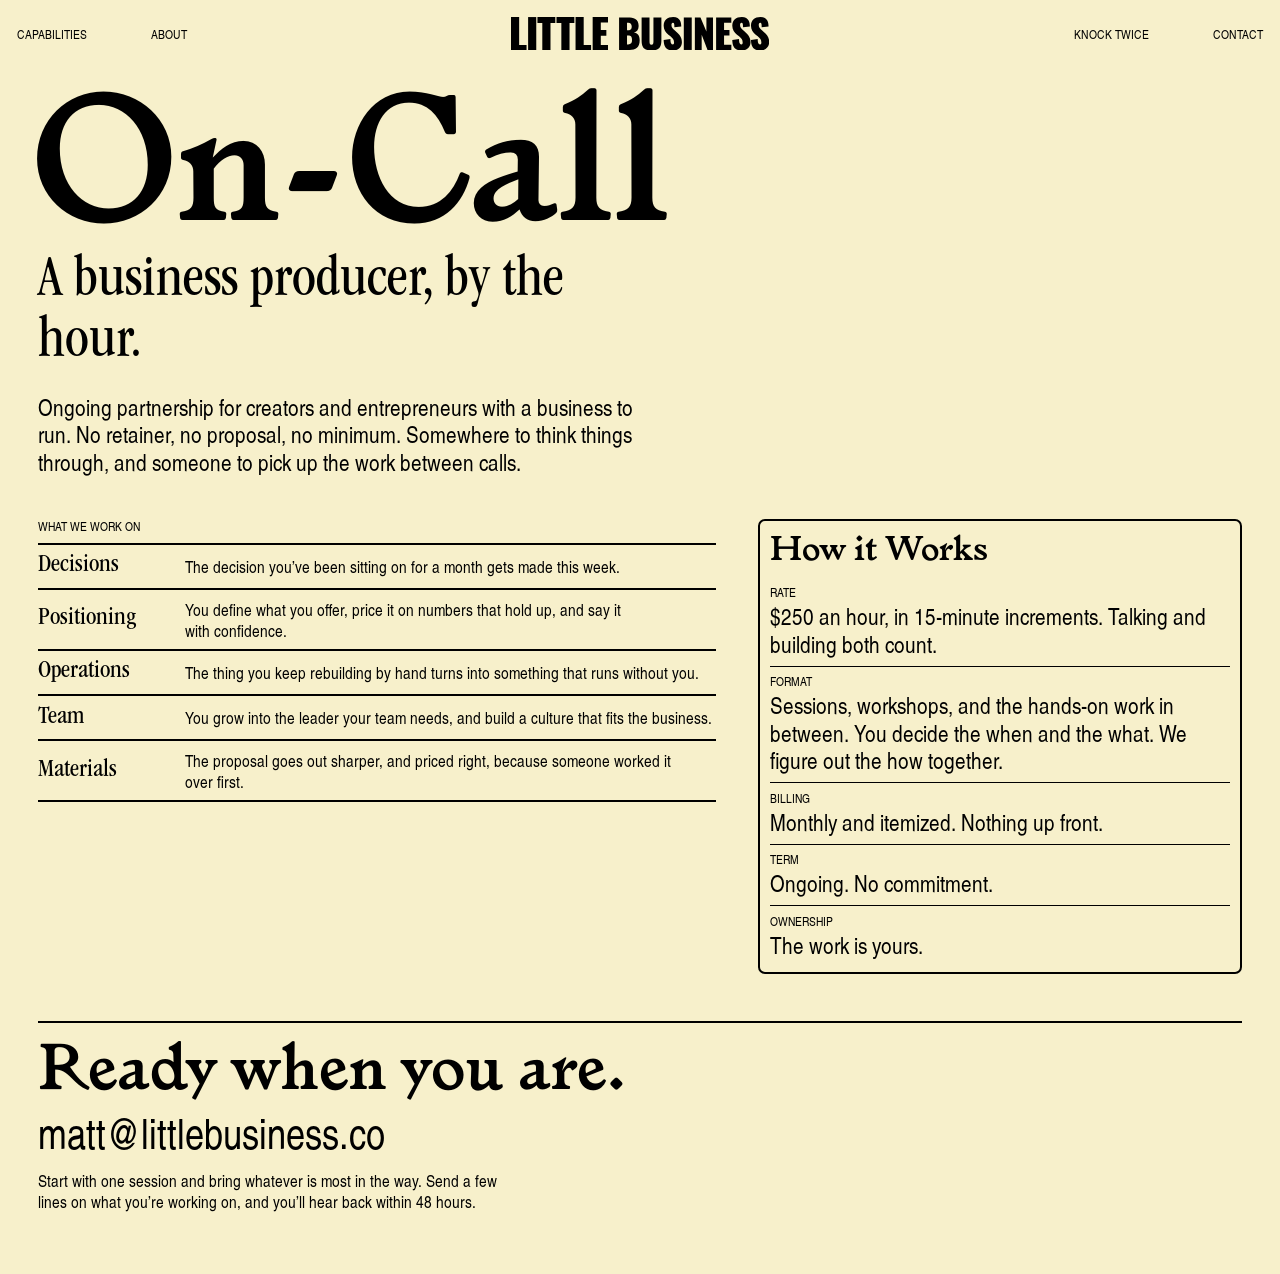
<file: on-call.html>
<!DOCTYPE html>
<html lang="en">
<head>
  <meta charset="utf-8">
  <title>On-Call — Little Business</title>
  <meta content="width=device-width, initial-scale=1" name="viewport">
  <meta name="description" content="A business producer, by the hour. A thinking partner who also does the work between calls. No retainer, no proposal, no minimum.">
  <meta property="og:title" content="On-Call — Little Business">
  <meta property="og:description" content="A business producer, by the hour. No retainer, no proposal, no minimum.">
  <meta property="og:type" content="website">
  <meta property="og:url" content="https://littlebusiness.co/on-call">
  <link href="css/normalize.css" rel="stylesheet" type="text/css">
  <link href="css/webflow.css" rel="stylesheet" type="text/css">
  <link href="css/little-business-2.webflow.css" rel="stylesheet" type="text/css">
  <link href="images/favicon.png" rel="shortcut icon" type="image/x-icon">
  <link href="images/webclip.png" rel="apple-touch-icon">
  <style>
    html { scroll-behavior: smooth; }
    * {
      -webkit-font-smoothing: antialiased;
      -moz-osx-font-smoothing: grayscale;
      text-rendering: optimizeLegibility;
      -webkit-tap-highlight-color: transparent;
    }
    a { color: inherit; text-decoration: inherit; font-size: inherit; }
    .w-webflow-badge { display: none !important; }
    *::selection { color: #f7f0cb; background: #000; }

    /* Same viewport-scaled base as index.html and notes.html */
    html, body {
      margin: 0;
      padding: 0;
      background-color: #f7f0cb;
      min-height: 100vh;
      font-size: 1vw;
      font-family: TeX Gyre Heros Condensed, sans-serif;
      line-height: 1.1;
      color: #000;
    }

    /* ---- Nav (mirrors index.html) ---- */
    #lb-desktop-nav {
      position: fixed;
      top: 0; left: 0; right: 0;
      z-index: 9999;
      display: grid;
      grid-template-columns: 1fr 20.2em 1fr;
      align-items: center;
      padding: 1.32em;
      /* Opaque so page content scrolls cleanly beneath it, as on the Notes page */
      background-color: #f7f0cb;
    }
    .lb-nav-left, .lb-nav-right { display: flex; align-items: center; gap: 5em; }
    .lb-nav-left { justify-content: flex-start; }
    .lb-nav-right { justify-content: flex-end; }
    #lb-desktop-nav .nav-logo-center { justify-self: center; }
    .lb-nav-link {
      text-transform: uppercase;
      font-family: "TeX Gyre Heros Condensed", sans-serif;
      font-size: .99em;
      line-height: 1.13;
      display: block;
    }
    .nav-logo-center { display: flex; align-items: center; gap: .84em; }
    .nav-logo-svg-little, .nav-logo-svg-business {
      display: block;
      height: 2.621em;
      width: auto;
      flex-shrink: 0;
    }

    /* ---- Page ---- */
    /* Everything below is sized in em, so this one value scales the whole sheet
       proportionally while the nav stays matched to the homepage */
    .oncall-page {
      font-size: .82em;
      padding: 8em 3.6em 6em;
      box-sizing: border-box;
    }

    /* Oversized section word, same treatment as the About label and Notes ticker */
    .adv-word {
      font-family: "Larish Alte", sans-serif;
      font-size: 16.53em;
      font-weight: 600;
      line-height: .85;
      margin: 0 0 .12em -.04em;
    }

    /* Statement + lede: same sizes as the homepage hero heading and capability paragraphs */
    .adv-statement {
      font-family: "ITC Garamond Std", sans-serif;
      font-size: 5.5em;
      font-weight: 400;
      line-height: 1.05;
      margin: 0 0 .35em;
      max-width: 11em;
    }
    .adv-lede {
      font-size: 2.2em;
      line-height: 1.2;
      margin: 0;
      max-width: 26em;
      text-wrap: pretty;
    }

    /* ---- Two-column sheet: scope left, offer right ---- */
    .adv-sheet {
      display: grid;
      grid-template-columns: 1.4fr 1fr;
      gap: 4em;
      align-items: start;
      margin-top: 4em;
    }
    /* Section labels: identical to the nav links (.99em at page scale = 1.2em in here) */
    .adv-kicker, .adv-offer dt {
      font-family: "TeX Gyre Heros Condensed", sans-serif;
      text-transform: uppercase;
      font-size: 1.2em;
      font-weight: 400;
      line-height: 1.13;
      margin: 0;
    }
    .adv-kicker { margin-bottom: .8em; }
    /* Box heading: Larish Alte, same face as the display word and scope headings */
    .adv-offer .adv-kicker {
      font-family: "Larish Alte", sans-serif;
      font-weight: 600;
      text-transform: none;
      font-size: 3.2em;
      line-height: 1;
      margin-bottom: .35em;
    }

    /* Scope rows: same heading/paragraph pairing as the homepage capabilities list */
    .adv-scope { list-style: none; margin: 0; padding: 0; border-top: 2px solid #000; }
    /* Heading column must clear the widest word ("Positioning" at 3.2em) */
    .adv-scope li {
      display: grid;
      grid-template-columns: 13em 1fr;
      gap: 1em;
      align-items: center;
      border-bottom: 2px solid #000;
      padding: .8em 0;
    }
    .adv-scope h3 {
      font-family: "ITC Garamond Std", sans-serif;
      font-size: 2.4em;
      font-weight: 400;
      line-height: 1.05;
      margin: 0;
    }
    .adv-scope p {
      font-size: 1.6em;
      line-height: 1.25;
      margin: 0;
      text-wrap: pretty;
    }

    /* Offer card: same border and radius as the homepage intro boxes */
    .adv-offer {
      position: sticky;
      top: 7em;
      border: 2px solid #000;
      border-radius: .66em;
      padding: 1.1em 1em 1.2em;
    }
    .adv-offer dl { margin: 0; }
    .adv-offer .row { padding: .7em 0; }
    .adv-offer .row:last-child { padding-bottom: 0; }
    .adv-offer .row + .row { border-top: 1px solid #000; }
    .adv-offer dt { margin-bottom: .3em; }
    /* Values: same treatment as the lede paragraph */
    .adv-offer dd {
      font-size: 2.2em;
      line-height: 1.2;
      margin: 0;
      text-wrap: pretty;
    }

    /* ---- CTA: same pairing as the homepage contact section ---- */
    .adv-cta {
      margin-top: 4.5em;
      padding-top: 1.4em;
      border-top: 2px solid #000;
    }
    .adv-cta h2 {
      font-family: "Larish Alte", sans-serif;
      font-size: 6em;
      font-weight: 600;
      line-height: .91;
      margin: 0 0 .25em;
    }
    .adv-cta a {
      font-size: 4em;
      line-height: 1;
      word-break: break-all;
    }
    .adv-cta a:hover { text-decoration: underline; }
    .adv-cta p {
      font-size: 1.6em;
      line-height: 1.25;
      margin: 1em 0 0;
      max-width: 28em;
    }

    /* ---- Responsive ---- */
    @media screen and (max-width: 991px) {
      html, body { font-size: 1.25vw; }
      .adv-word { font-size: 12.5em; }
      .adv-sheet { grid-template-columns: 1fr; gap: 3em; }
      .adv-scope li { grid-template-columns: 1fr; gap: .2em; }
      .adv-offer { position: static; }
    }
    @media screen and (max-width: 767px) {
      html, body { font-size: 2vw; }
      #lb-desktop-nav { grid-template-columns: 1fr auto 1fr; }
      .lb-nav-left, .lb-nav-right { display: none; }
      .nav-logo-svg-little, .nav-logo-svg-business { height: 2em; }
      .oncall-page { padding: 7em 2.5em 5em; }
      .adv-word { font-size: 8em; }
      .adv-statement { font-size: 4.4em; }
      .adv-lede { font-size: 1.9em; }
    }
    @media screen and (max-width: 479px) {
      html, body { font-size: 3.5vw; }
      #lb-desktop-nav { padding: .76em; }
      .nav-logo-svg-little, .nav-logo-svg-business { height: 1.6em; }
      .oncall-page { padding: 5.5em 1.5em 4em; }
      .adv-word { font-size: 4.6em; }
      .adv-statement { font-size: 3.2em; }
      .adv-lede { font-size: 1.5em; }
      .adv-sheet { margin-top: 3em; gap: 2.5em; }
      .adv-scope h3 { font-size: 2em; }
      .adv-scope p { font-size: 1.3em; }
      .adv-offer { padding: 1em .9em 1em; }
      .adv-offer .adv-kicker { font-size: 2.6em; }
      .adv-offer dd { font-size: 1.5em; }
      .adv-cta { margin-top: 4em; }
      .adv-cta h2 { font-size: 3.6em; }
      .adv-cta a { font-size: 2.2em; }
      .adv-cta p { font-size: 1.3em; }
    }
  </style>
</head>
<body>

  <nav id="lb-desktop-nav" aria-label="Main navigation">
    <div class="lb-nav-left">
      <a href="/#capabilities" class="lb-nav-link">Capabilities</a>
      <a href="/#about-section" class="lb-nav-link">About</a>
    </div>
    <a href="/" class="nav-logo-center" aria-label="Little Business home">
      <svg class="nav-logo-svg-little" xmlns="http://www.w3.org/2000/svg" viewBox="0 0 447 154" fill="none" aria-hidden="true">
        <path d="M0 0.27002H37.4V128.33H71.4V153.26H0V0.27002Z" fill="currentColor"></path>
        <path d="M78.5701 0.27002H115.97V153.26H78.5701V0.27002Z" fill="currentColor"></path>
        <path d="M143.73 28.03H121.44V0.27002H203.41V28.03H181.31V153.25H143.72V28.03H143.73Z" fill="currentColor"></path>
        <path d="M231.18 28.03H208.89V0.27002H290.86V28.03H268.76V153.25H231.17V28.03H231.18Z" fill="currentColor"></path>
        <path d="M296.35 0.27002H333.75V128.33H367.75V153.26H296.36V0.27002H296.35Z" fill="currentColor"></path>
        <path d="M374.92 0.27002H446.5V25.39H412.31V59.58H437.81V85.64H412.31V128.33H446.69V153.26H374.92V0.27002Z" fill="currentColor"></path>
      </svg>
      <svg class="nav-logo-svg-business" xmlns="http://www.w3.org/2000/svg" viewBox="0 0 708 158" fill="none" aria-hidden="true">
        <path d="M0.370117 2.27002H41.7301C67.4201 2.27002 92.5401 6.61002 92.5401 42.88C92.5401 61.2 83.6601 70.46 70.0601 73.1C87.6201 74.8 97.4501 87.83 97.4501 109.36C97.4501 142.6 79.3201 155.26 49.2901 155.26H0.370117V2.27002ZM42.6701 62.71C57.2101 62.71 59.8601 55.34 59.8601 44.01C59.8601 34.57 53.8201 27.01 43.9901 27.01H37.7601V62.71H42.6701ZM42.8601 129.19C56.6501 129.19 61.3701 122.01 61.3701 108.6C61.3701 92.17 56.8401 86.69 43.0501 86.69H37.7601V129.19H42.8601Z" fill="currentColor"></path>
        <path d="M106.52 108.98V2.27002H143.73V115.41C143.73 122.02 144.3 131.09 152.98 131.09C161.66 131.09 162.23 122.02 162.23 115.41V2.27002H199.63V108.98C199.63 141.09 188.67 157.71 152.98 157.71C117.29 157.71 106.52 141.09 106.52 108.98Z" fill="currentColor"></path>
        <path d="M210.4 108.04L242.13 103.88C242.32 124.66 247.04 129.38 253.08 129.38C259.12 129.38 259.31 123.71 259.31 120.31C259.31 107.84 253.08 100.29 242.31 91.22L232.68 83.1C220.59 72.9 210.39 60.81 210.39 41.36C210.39 14.54 227.77 0 255.34 0C290.47 0 293.11 29.28 293.3 44.57L260.81 47.78C260.81 34.56 260.62 27 254.01 27C248.91 27 247.02 33.99 247.02 37.58C247.02 49.48 253.82 55.71 263.26 64.02L272.14 71.76C285.74 83.47 296.32 96.88 296.32 118.6C296.32 140.32 280.64 157.7 255.33 157.7C225.68 157.7 211.32 144.29 210.38 108.03L210.4 108.04Z" fill="currentColor"></path>
        <path d="M305.21 2.27002H342.61V155.26H305.21V2.27002Z" fill="currentColor"></path>
        <path d="M357.34 2.27002H383.78L411.73 67.81V2.27002H442.71V155.26H417.02L389.44 83.3V155.26H357.33V2.27002H357.34Z" fill="currentColor"></path>
        <path d="M457.45 2.27002H529.03V27.39H494.84V61.58H520.34V87.64H494.84V130.33H529.21V155.26H457.44V2.27002H457.45Z" fill="currentColor"></path>
        <path d="M533.57 108.04L565.3 103.88C565.49 124.66 570.21 129.38 576.25 129.38C582.29 129.38 582.48 123.71 582.48 120.31C582.48 107.84 576.25 100.29 565.48 91.22L555.85 83.1C543.76 72.9 533.56 60.81 533.56 41.36C533.56 14.54 550.94 0 578.51 0C613.64 0 616.28 29.28 616.47 44.57L583.98 47.78C583.98 34.56 583.79 27 577.18 27C572.08 27 570.19 33.99 570.19 37.58C570.19 49.48 576.99 55.71 586.43 64.02L595.31 71.76C608.91 83.47 619.49 96.88 619.49 118.6C619.49 140.32 603.81 157.7 578.5 157.7C548.85 157.7 534.49 144.29 533.55 108.03L533.57 108.04Z" fill="currentColor"></path>
        <path d="M621.58 108.04L653.31 103.88C653.5 124.66 658.22 129.38 664.26 129.38C670.3 129.38 670.49 123.71 670.49 120.31C670.49 107.84 664.26 100.29 653.49 91.22L643.86 83.1C631.77 72.9 621.57 60.81 621.57 41.36C621.57 14.54 638.95 0 666.52 0C701.65 0 704.29 29.28 704.48 44.57L671.99 47.78C671.99 34.56 671.8 27 665.19 27C660.09 27 658.2 33.99 658.2 37.58C658.2 49.48 665 55.71 674.44 64.02L683.32 71.76C696.92 83.47 707.5 96.88 707.5 118.6C707.5 140.32 691.82 157.7 666.51 157.7C636.86 157.7 622.5 144.29 621.56 108.03L621.58 108.04Z" fill="currentColor"></path>
      </svg>
    </a>
    <div class="lb-nav-right">
      <a href="https://knocktwice.studio" class="lb-nav-link">Knock Twice</a>
      <a href="/#Contact" class="lb-nav-link">Contact</a>
    </div>
  </nav>

  <main class="oncall-page">

    <header>
      <p class="adv-word" aria-hidden="true">On-Call</p>
      <h1 class="adv-statement">A business producer, by the hour.</h1>
      <p class="adv-lede">Ongoing partnership for creators and entrepreneurs with a business to run. No retainer, no proposal, no minimum. Somewhere to think things through, and someone to pick up the work between calls.</p>
    </header>

    <div class="adv-sheet">

      <section aria-labelledby="scope-kicker">
        <h2 class="adv-kicker" id="scope-kicker">What we work on</h2>
        <ul class="adv-scope">
          <li>
            <h3>Decisions</h3>
            <p>The decision you&#x2019;ve been sitting on for a month gets made this week.</p>
          </li>
          <li>
            <h3>Positioning</h3>
            <p>You define what you offer, price it on numbers that hold up, and say it with confidence.</p>
          </li>
          <li>
            <h3>Operations</h3>
            <p>The thing you keep rebuilding by hand turns into something that runs without you.</p>
          </li>
          <li>
            <h3>Team</h3>
            <p>You grow into the leader your team needs, and build a culture that fits the business.</p>
          </li>
          <li>
            <h3>Materials</h3>
            <p>The proposal goes out sharper, and priced right, because someone worked it over first.</p>
          </li>
        </ul>
      </section>

      <section class="adv-offer" aria-labelledby="offer-kicker">
        <h2 class="adv-kicker" id="offer-kicker">How it Works</h2>
        <dl>
          <div class="row">
            <dt>Rate</dt>
            <dd>$250 an hour, in 15-minute increments. Talking and building both count.</dd>
          </div>
          <div class="row">
            <dt>Format</dt>
            <dd>Sessions, workshops, and the hands-on work in between. You decide the when and the what. We figure out the how together.</dd>
          </div>
          <div class="row">
            <dt>Billing</dt>
            <dd>Monthly and itemized. Nothing up front.</dd>
          </div>
          <div class="row">
            <dt>Term</dt>
            <dd>Ongoing. No commitment.</dd>
          </div>
          <div class="row">
            <dt>Ownership</dt>
            <dd>The work is yours.</dd>
          </div>
        </dl>
      </section>

    </div>

    <section class="adv-cta" aria-labelledby="cta-heading">
      <h2 id="cta-heading">Ready when you are.</h2>
      <a href="mailto:matt@littlebusiness.co?subject=On-Call">matt@littlebusiness.co</a>
      <p>Start with one session and bring whatever is most in the way. Send a few lines on what you&#x2019;re working on, and you&#x2019;ll hear back within 48 hours.</p>
    </section>

  </main>

  <script defer>document.addEventListener('load', function(d, s, id) {var js, fjs = d.getElementsByTagName(s)[0];if (d.getElementById(id)) return;js = d.createElement(s); js.id = id;js.src = "https://widget.prod.equally.ai/equally-widget.min.js";fjs.parentNode.insertBefore(js, fjs);}(document, 'script', 'equallyWidget'));!window.EQUALLY_AI_API_KEY&&(window.EQUALLY_AI_API_KEY="va4amcvjsjh7f14yljjsds1waneztpir",intervalId=setInterval(function(){window.EquallyAi&&(clearInterval(intervalId),window.EquallyAi=new EquallyAi)},500));</script>
</body>
</html>
</file>
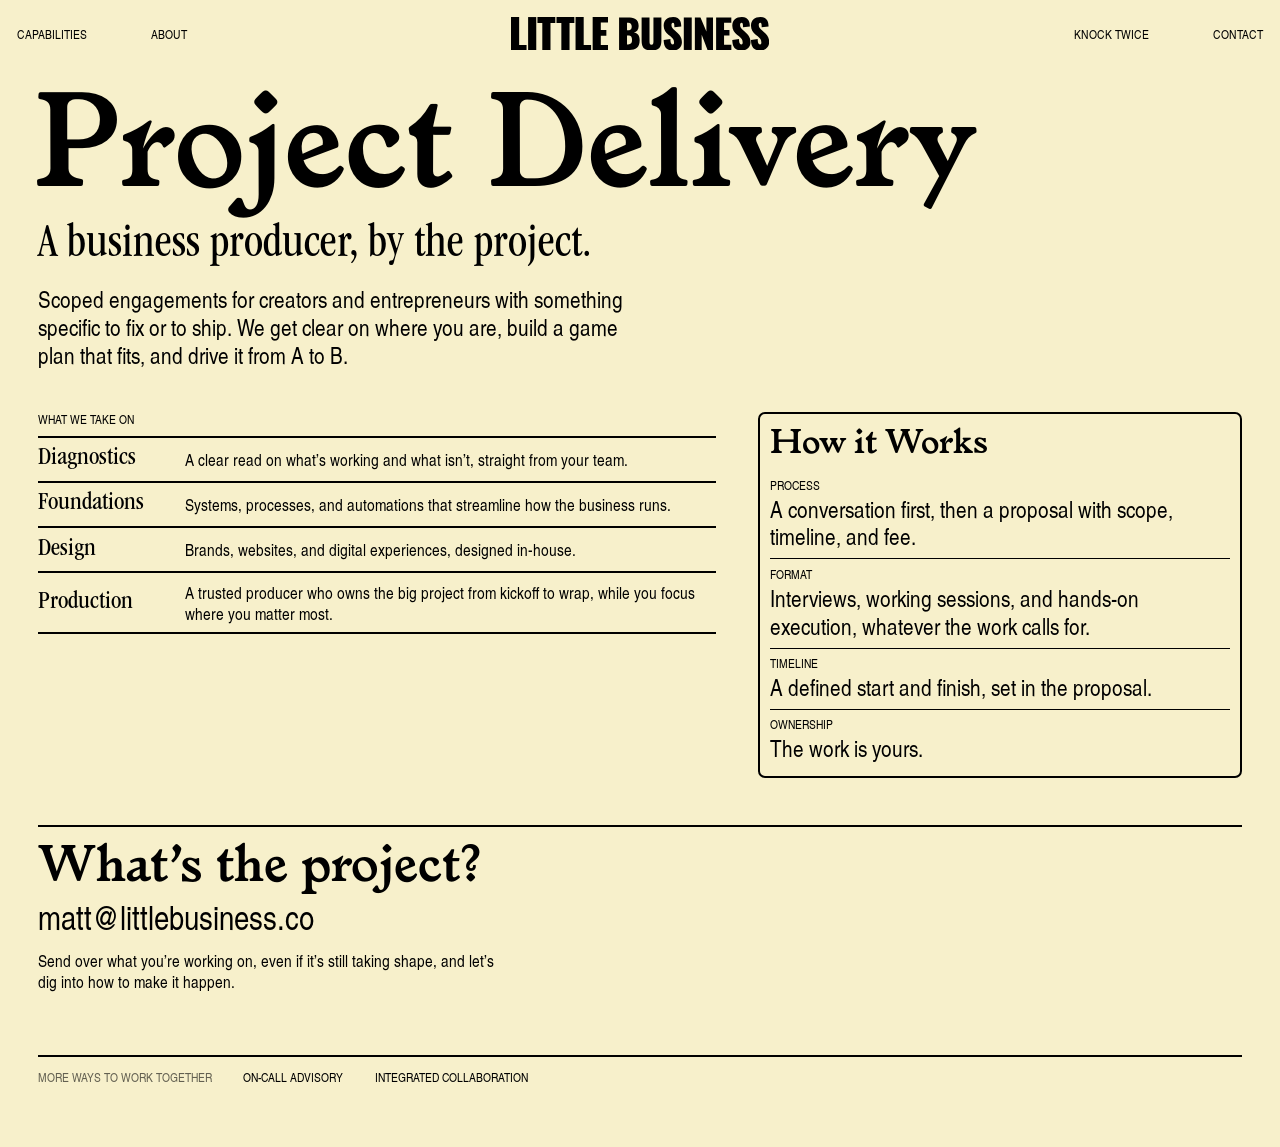
<file: projects.html>
<!DOCTYPE html>
<html lang="en">
<head>
  <meta charset="utf-8">
  <title>Project Delivery — Little Business</title>
  <meta content="width=device-width, initial-scale=1" name="viewport">
  <meta name="description" content="A business producer, by the project. Scoped engagements for creators and entrepreneurs with something specific to fix or to ship.">
  <meta property="og:title" content="Project Delivery — Little Business">
  <meta property="og:description" content="A business producer, by the project. We get clear on where you are, build a game plan that fits, and drive it from A to B.">
  <meta property="og:type" content="website">
  <meta property="og:url" content="https://littlebusiness.co/projects">
  <meta property="og:site_name" content="Little Business">
  <meta property="og:image" content="https://www.littlebusiness.co/images/og/projects.png">
  <meta property="og:image:width" content="1200">
  <meta property="og:image:height" content="630">
  <meta property="og:image:alt" content="Project Delivery. A business producer, by the project.">
  <meta name="twitter:card" content="summary_large_image">
  <link href="css/normalize.css" rel="stylesheet" type="text/css">
  <link href="css/webflow.css" rel="stylesheet" type="text/css">
  <link href="css/little-business-2.webflow.css" rel="stylesheet" type="text/css">
  <link href="images/favicon.png" rel="shortcut icon" type="image/x-icon">
  <link href="images/webclip.png" rel="apple-touch-icon">
  <link href="css/service-sheet.css" rel="stylesheet" type="text/css">
</head>
<body>

  <nav id="lb-desktop-nav" aria-label="Main navigation">
    <div class="lb-nav-left">
      <a href="/#capabilities" class="lb-nav-link">Capabilities</a>
      <a href="/#about-section" class="lb-nav-link">About</a>
    </div>
    <a href="/" class="nav-logo-center" aria-label="Little Business home">
      <svg class="nav-logo-svg-little" xmlns="http://www.w3.org/2000/svg" viewBox="0 0 447 154" fill="none" aria-hidden="true">
        <path d="M0 0.27002H37.4V128.33H71.4V153.26H0V0.27002Z" fill="currentColor"></path>
        <path d="M78.5701 0.27002H115.97V153.26H78.5701V0.27002Z" fill="currentColor"></path>
        <path d="M143.73 28.03H121.44V0.27002H203.41V28.03H181.31V153.25H143.72V28.03H143.73Z" fill="currentColor"></path>
        <path d="M231.18 28.03H208.89V0.27002H290.86V28.03H268.76V153.25H231.17V28.03H231.18Z" fill="currentColor"></path>
        <path d="M296.35 0.27002H333.75V128.33H367.75V153.26H296.36V0.27002H296.35Z" fill="currentColor"></path>
        <path d="M374.92 0.27002H446.5V25.39H412.31V59.58H437.81V85.64H412.31V128.33H446.69V153.26H374.92V0.27002Z" fill="currentColor"></path>
      </svg>
      <svg class="nav-logo-svg-business" xmlns="http://www.w3.org/2000/svg" viewBox="0 0 708 158" fill="none" aria-hidden="true">
        <path d="M0.370117 2.27002H41.7301C67.4201 2.27002 92.5401 6.61002 92.5401 42.88C92.5401 61.2 83.6601 70.46 70.0601 73.1C87.6201 74.8 97.4501 87.83 97.4501 109.36C97.4501 142.6 79.3201 155.26 49.2901 155.26H0.370117V2.27002ZM42.6701 62.71C57.2101 62.71 59.8601 55.34 59.8601 44.01C59.8601 34.57 53.8201 27.01 43.9901 27.01H37.7601V62.71H42.6701ZM42.8601 129.19C56.6501 129.19 61.3701 122.01 61.3701 108.6C61.3701 92.17 56.8401 86.69 43.0501 86.69H37.7601V129.19H42.8601Z" fill="currentColor"></path>
        <path d="M106.52 108.98V2.27002H143.73V115.41C143.73 122.02 144.3 131.09 152.98 131.09C161.66 131.09 162.23 122.02 162.23 115.41V2.27002H199.63V108.98C199.63 141.09 188.67 157.71 152.98 157.71C117.29 157.71 106.52 141.09 106.52 108.98Z" fill="currentColor"></path>
        <path d="M210.4 108.04L242.13 103.88C242.32 124.66 247.04 129.38 253.08 129.38C259.12 129.38 259.31 123.71 259.31 120.31C259.31 107.84 253.08 100.29 242.31 91.22L232.68 83.1C220.59 72.9 210.39 60.81 210.39 41.36C210.39 14.54 227.77 0 255.34 0C290.47 0 293.11 29.28 293.3 44.57L260.81 47.78C260.81 34.56 260.62 27 254.01 27C248.91 27 247.02 33.99 247.02 37.58C247.02 49.48 253.82 55.71 263.26 64.02L272.14 71.76C285.74 83.47 296.32 96.88 296.32 118.6C296.32 140.32 280.64 157.7 255.33 157.7C225.68 157.7 211.32 144.29 210.38 108.03L210.4 108.04Z" fill="currentColor"></path>
        <path d="M305.21 2.27002H342.61V155.26H305.21V2.27002Z" fill="currentColor"></path>
        <path d="M357.34 2.27002H383.78L411.73 67.81V2.27002H442.71V155.26H417.02L389.44 83.3V155.26H357.33V2.27002H357.34Z" fill="currentColor"></path>
        <path d="M457.45 2.27002H529.03V27.39H494.84V61.58H520.34V87.64H494.84V130.33H529.21V155.26H457.44V2.27002H457.45Z" fill="currentColor"></path>
        <path d="M533.57 108.04L565.3 103.88C565.49 124.66 570.21 129.38 576.25 129.38C582.29 129.38 582.48 123.71 582.48 120.31C582.48 107.84 576.25 100.29 565.48 91.22L555.85 83.1C543.76 72.9 533.56 60.81 533.56 41.36C533.56 14.54 550.94 0 578.51 0C613.64 0 616.28 29.28 616.47 44.57L583.98 47.78C583.98 34.56 583.79 27 577.18 27C572.08 27 570.19 33.99 570.19 37.58C570.19 49.48 576.99 55.71 586.43 64.02L595.31 71.76C608.91 83.47 619.49 96.88 619.49 118.6C619.49 140.32 603.81 157.7 578.5 157.7C548.85 157.7 534.49 144.29 533.55 108.03L533.57 108.04Z" fill="currentColor"></path>
        <path d="M621.58 108.04L653.31 103.88C653.5 124.66 658.22 129.38 664.26 129.38C670.3 129.38 670.49 123.71 670.49 120.31C670.49 107.84 664.26 100.29 653.49 91.22L643.86 83.1C631.77 72.9 621.57 60.81 621.57 41.36C621.57 14.54 638.95 0 666.52 0C701.65 0 704.29 29.28 704.48 44.57L671.99 47.78C671.99 34.56 671.8 27 665.19 27C660.09 27 658.2 33.99 658.2 37.58C658.2 49.48 665 55.71 674.44 64.02L683.32 71.76C696.92 83.47 707.5 96.88 707.5 118.6C707.5 140.32 691.82 157.7 666.51 157.7C636.86 157.7 622.5 144.29 621.56 108.03L621.58 108.04Z" fill="currentColor"></path>
      </svg>
    </a>
    <div class="lb-nav-right">
      <a href="https://knocktwice.studio" class="lb-nav-link">Knock Twice</a>
      <a href="/#Contact" class="lb-nav-link">Contact</a>
    </div>
  </nav>

  <main class="sheet-page">

    <header>
      <p class="sheet-word" aria-hidden="true">Project Delivery</p>
      <h1 class="sheet-statement">A business producer, by the project.</h1>
      <p class="sheet-lede">Scoped engagements for creators and entrepreneurs with something specific to fix or to ship. We get clear on where you are, build a game plan that fits, and drive it from A to B.</p>
    </header>

    <div class="sheet-columns">

      <section aria-labelledby="scope-kicker">
        <h2 class="sheet-kicker" id="scope-kicker">What we take on</h2>
        <ul class="sheet-scope">
          <li>
            <h3>Diagnostics</h3>
            <p>A clear read on what&#x2019;s working and what isn&#x2019;t, straight from your team.</p>
          </li>
          <li>
            <h3>Foundations</h3>
            <p>Systems, processes, and automations that streamline how the business runs.</p>
          </li>
          <li>
            <h3>Design</h3>
            <p>Brands, websites, and digital experiences, designed in-house.</p>
          </li>
          <li>
            <h3>Production</h3>
            <p>A trusted producer who owns the big project from kickoff to wrap, while you focus where you matter most.</p>
          </li>
        </ul>
      </section>

      <section class="sheet-offer" aria-labelledby="offer-kicker">
        <h2 class="sheet-kicker" id="offer-kicker">How it Works</h2>
        <dl>
          <div class="row">
            <dt>Process</dt>
            <dd>A conversation first, then a proposal with scope, timeline, and fee.</dd>
          </div>
          <div class="row">
            <dt>Format</dt>
            <dd>Interviews, working sessions, and hands-on execution, whatever the work calls for.</dd>
          </div>
          <div class="row">
            <dt>Timeline</dt>
            <dd>A defined start and finish, set in the proposal.</dd>
          </div>
          <div class="row">
            <dt>Ownership</dt>
            <dd>The work is yours.</dd>
          </div>
        </dl>
      </section>

    </div>

    <section class="sheet-cta" aria-labelledby="cta-heading">
      <h2 id="cta-heading">What&#x2019;s the project?</h2>
      <a href="mailto:matt@littlebusiness.co?subject=Project%20Delivery">matt@littlebusiness.co</a>
      <p>Send over what you&#x2019;re working on, even if it&#x2019;s still taking shape, and let&#x2019;s dig into how to make it happen.</p>
    </section>

    <nav class="sheet-more" aria-label="More ways to work together">
      <span>More ways to work together</span>
      <a href="/advisory">On-Call Advisory</a>
      <a href="/collaboration">Integrated Collaboration</a>
    </nav>

  </main>

  <script defer>document.addEventListener('load', function(d, s, id) {var js, fjs = d.getElementsByTagName(s)[0];if (d.getElementById(id)) return;js = d.createElement(s); js.id = id;js.src = "https://widget.prod.equally.ai/equally-widget.min.js";fjs.parentNode.insertBefore(js, fjs);}(document, 'script', 'equallyWidget'));!window.EQUALLY_AI_API_KEY&&(window.EQUALLY_AI_API_KEY="va4amcvjsjh7f14yljjsds1waneztpir",intervalId=setInterval(function(){window.EquallyAi&&(clearInterval(intervalId),window.EquallyAi=new EquallyAi)},500));</script>
</body>
</html>
</file>
<file: css/webflow.css>
@font-face {
  font-family: 'webflow-icons';
  src: url("[data-uri]") format('truetype');
  font-weight: normal;
  font-style: normal;
}
[class^="w-icon-"],
[class*=" w-icon-"] {
  /* use !important to prevent issues with browser extensions that change fonts */
  font-family: 'webflow-icons' !important;
  speak: none;
  font-style: normal;
  font-weight: normal;
  font-variant: normal;
  text-transform: none;
  line-height: 1;
  /* Better Font Rendering =========== */
  -webkit-font-smoothing: antialiased;
  -moz-osx-font-smoothing: grayscale;
}
.w-icon-slider-right:before {
  content: "\e600";
}
.w-icon-slider-left:before {
  content: "\e601";
}
.w-icon-nav-menu:before {
  content: "\e602";
}
.w-icon-arrow-down:before,
.w-icon-dropdown-toggle:before {
  content: "\e603";
}
.w-icon-file-upload-remove:before {
  content: "\e900";
}
.w-icon-file-upload-icon:before {
  content: "\e903";
}
* {
  -webkit-box-sizing: border-box;
  -moz-box-sizing: border-box;
  box-sizing: border-box;
}
html {
  height: 100%;
}
body {
  margin: 0;
  min-height: 100%;
  background-color: #fff;
  font-family: Arial, sans-serif;
  font-size: 14px;
  line-height: 20px;
  color: #333;
}
img {
  max-width: 100%;
  vertical-align: middle;
  display: inline-block;
}
html.w-mod-touch * {
  background-attachment: scroll !important;
}
.w-block {
  display: block;
}
.w-inline-block {
  max-width: 100%;
  display: inline-block;
}
.w-clearfix:before,
.w-clearfix:after {
  content: " ";
  display: table;
  grid-column-start: 1;
  grid-row-start: 1;
  grid-column-end: 2;
  grid-row-end: 2;
}
.w-clearfix:after {
  clear: both;
}
.w-hidden {
  display: none;
}
.w-button {
  display: inline-block;
  padding: 9px 15px;
  background-color: #3898EC;
  color: white;
  border: 0;
  line-height: inherit;
  text-decoration: none;
  cursor: pointer;
  border-radius: 0;
}
input.w-button {
  -webkit-appearance: button;
}
html[data-w-dynpage] [data-w-cloak] {
  color: transparent !important;
}
.w-code-block {
  margin: unset;
}
pre.w-code-block code {
  all: inherit;
}
.w-optimization {
  display: contents;
}
.w-webflow-badge,
.w-webflow-badge > img {
  box-sizing: unset;
  width: unset;
  height: unset;
  max-height: unset;
  max-width: unset;
  min-height: unset;
  min-width: unset;
  margin: unset;
  padding: unset;
  float: unset;
  clear: unset;
  border: unset;
  border-radius: unset;
  background: unset;
  background-image: unset;
  background-position: unset;
  background-size: unset;
  background-repeat: unset;
  background-origin: unset;
  background-clip: unset;
  background-attachment: unset;
  background-color: unset;
  box-shadow: unset;
  transform: unset;
  transition: unset;
  direction: unset;
  font-family: unset;
  font-weight: unset;
  color: unset;
  font-size: unset;
  line-height: unset;
  font-style: unset;
  font-variant: unset;
  text-align: unset;
  letter-spacing: unset;
  text-decoration: unset;
  text-indent: unset;
  text-transform: unset;
  list-style-type: unset;
  text-shadow: unset;
  vertical-align: unset;
  cursor: unset;
  white-space: unset;
  word-break: unset;
  word-spacing: unset;
  word-wrap: unset;
}
.w-webflow-badge {
  position: fixed !important;
  display: inline-block !important;
  visibility: visible !important;
  opacity: 1 !important;
  z-index: 2147483647 !important;
  top: auto !important;
  right: 12px !important;
  bottom: 12px !important;
  left: auto !important;
  color: #aaadb0 !important;
  background-color: #fff !important;
  border-radius: 3px !important;
  padding: 6px !important;
  font-size: 12px !important;
  line-height: 14px !important;
  text-decoration: none !important;
  transform: none !important;
  margin: 0 !important;
  width: auto !important;
  height: auto !important;
  overflow: unset !important;
  white-space: nowrap;
  box-shadow: 0 0 0 1px rgba(0, 0, 0, 0.1), 0px 1px 3px rgba(0, 0, 0, 0.1);
  cursor: pointer;
}
.w-webflow-badge > img {
  position: unset;
  display: inline-block !important;
  visibility: unset !important;
  opacity: 1 !important;
  vertical-align: middle !important;
}
h1,
h2,
h3,
h4,
h5,
h6 {
  font-weight: bold;
  margin-bottom: 10px;
}
h1 {
  font-size: 38px;
  line-height: 44px;
  margin-top: 20px;
}
h2 {
  font-size: 32px;
  line-height: 36px;
  margin-top: 20px;
}
h3 {
  font-size: 24px;
  line-height: 30px;
  margin-top: 20px;
}
h4 {
  font-size: 18px;
  line-height: 24px;
  margin-top: 10px;
}
h5 {
  font-size: 14px;
  line-height: 20px;
  margin-top: 10px;
}
h6 {
  font-size: 12px;
  line-height: 18px;
  margin-top: 10px;
}
p {
  margin-top: 0;
  margin-bottom: 10px;
}
blockquote {
  margin: 0 0 10px 0;
  padding: 10px 20px;
  border-left: 5px solid #E2E2E2;
  font-size: 18px;
  line-height: 22px;
}
figure {
  margin: 0;
  margin-bottom: 10px;
}
figcaption {
  margin-top: 5px;
  text-align: center;
}
ul,
ol {
  margin-top: 0px;
  margin-bottom: 10px;
  padding-left: 40px;
}
.w-list-unstyled {
  padding-left: 0;
  list-style: none;
}
.w-embed:before,
.w-embed:after {
  content: " ";
  display: table;
  grid-column-start: 1;
  grid-row-start: 1;
  grid-column-end: 2;
  grid-row-end: 2;
}
.w-embed:after {
  clear: both;
}
.w-video {
  width: 100%;
  position: relative;
  padding: 0;
}
.w-video iframe,
.w-video object,
.w-video embed {
  position: absolute;
  top: 0;
  left: 0;
  width: 100%;
  height: 100%;
  border: none;
}
fieldset {
  padding: 0;
  margin: 0;
  border: 0;
}
button,
[type='button'],
[type='reset'] {
  border: 0;
  cursor: pointer;
  -webkit-appearance: button;
}
.w-form {
  margin: 0 0 15px;
}
.w-form-done {
  display: none;
  padding: 20px;
  text-align: center;
  background-color: #dddddd;
}
.w-form-fail {
  display: none;
  margin-top: 10px;
  padding: 10px;
  background-color: #ffdede;
}
label {
  display: block;
  margin-bottom: 5px;
  font-weight: bold;
}
.w-input,
.w-select {
  display: block;
  width: 100%;
  height: 38px;
  padding: 8px 12px;
  margin-bottom: 10px;
  font-size: 14px;
  line-height: 1.42857143;
  color: #333333;
  vertical-align: middle;
  background-color: #ffffff;
  border: 1px solid #cccccc;
}
.w-input::placeholder,
.w-select::placeholder {
  color: #999;
}
.w-input:focus,
.w-select:focus {
  border-color: #3898EC;
  outline: 0;
}
.w-input[disabled],
.w-select[disabled],
.w-input[readonly],
.w-select[readonly],
fieldset[disabled] .w-input,
fieldset[disabled] .w-select {
  cursor: not-allowed;
}
.w-input[disabled]:not(.w-input-disabled),
.w-select[disabled]:not(.w-input-disabled),
.w-input[readonly],
.w-select[readonly],
fieldset[disabled]:not(.w-input-disabled) .w-input,
fieldset[disabled]:not(.w-input-disabled) .w-select {
  background-color: #eeeeee;
}
textarea.w-input,
textarea.w-select {
  height: auto;
}
.w-select {
  background-color: #f3f3f3;
}
.w-select[multiple] {
  height: auto;
}
.w-form-label {
  display: inline-block;
  cursor: pointer;
  font-weight: normal;
  margin-bottom: 0px;
}
.w-radio {
  display: block;
  margin-bottom: 5px;
  padding-left: 20px;
}
.w-radio:before,
.w-radio:after {
  content: " ";
  display: table;
  grid-column-start: 1;
  grid-row-start: 1;
  grid-column-end: 2;
  grid-row-end: 2;
}
.w-radio:after {
  clear: both;
}
.w-radio-input {
  margin: 4px 0 0;
  line-height: normal;
  float: left;
  margin-left: -20px;
}
.w-radio-input {
  margin-top: 3px;
}
.w-file-upload {
  display: block;
  margin-bottom: 10px;
}
.w-file-upload-input {
  width: 0.1px;
  height: 0.1px;
  opacity: 0;
  overflow: hidden;
  position: absolute;
  z-index: -100;
}
.w-file-upload-default,
.w-file-upload-uploading,
.w-file-upload-success {
  display: inline-block;
  color: #333333;
}
.w-file-upload-error {
  display: block;
  margin-top: 10px;
}
.w-file-upload-default.w-hidden,
.w-file-upload-uploading.w-hidden,
.w-file-upload-error.w-hidden,
.w-file-upload-success.w-hidden {
  display: none;
}
.w-file-upload-uploading-btn {
  display: flex;
  font-size: 14px;
  font-weight: normal;
  cursor: pointer;
  margin: 0;
  padding: 8px 12px;
  border: 1px solid #cccccc;
  background-color: #fafafa;
}
.w-file-upload-file {
  display: flex;
  flex-grow: 1;
  justify-content: space-between;
  margin: 0;
  padding: 8px 9px 8px 11px;
  border: 1px solid #cccccc;
  background-color: #fafafa;
}
.w-file-upload-file-name {
  font-size: 14px;
  font-weight: normal;
  display: block;
}
.w-file-remove-link {
  margin-top: 3px;
  margin-left: 10px;
  width: auto;
  height: auto;
  padding: 3px;
  display: block;
  cursor: pointer;
}
.w-icon-file-upload-remove {
  margin: auto;
  font-size: 10px;
}
.w-file-upload-error-msg {
  display: inline-block;
  color: #ea384c;
  padding: 2px 0;
}
.w-file-upload-info {
  display: inline-block;
  line-height: 38px;
  padding: 0 12px;
}
.w-file-upload-label {
  display: inline-block;
  font-size: 14px;
  font-weight: normal;
  cursor: pointer;
  margin: 0;
  padding: 8px 12px;
  border: 1px solid #cccccc;
  background-color: #fafafa;
}
.w-icon-file-upload-icon,
.w-icon-file-upload-uploading {
  display: inline-block;
  margin-right: 8px;
  width: 20px;
}
.w-icon-file-upload-uploading {
  height: 20px;
}
.w-container {
  margin-left: auto;
  margin-right: auto;
  max-width: 940px;
}
.w-container:before,
.w-container:after {
  content: " ";
  display: table;
  grid-column-start: 1;
  grid-row-start: 1;
  grid-column-end: 2;
  grid-row-end: 2;
}
.w-container:after {
  clear: both;
}
.w-container .w-row {
  margin-left: -10px;
  margin-right: -10px;
}
.w-row:before,
.w-row:after {
  content: " ";
  display: table;
  grid-column-start: 1;
  grid-row-start: 1;
  grid-column-end: 2;
  grid-row-end: 2;
}
.w-row:after {
  clear: both;
}
.w-row .w-row {
  margin-left: 0;
  margin-right: 0;
}
.w-col {
  position: relative;
  float: left;
  width: 100%;
  min-height: 1px;
  padding-left: 10px;
  padding-right: 10px;
}
.w-col .w-col {
  padding-left: 0;
  padding-right: 0;
}
.w-col-1 {
  width: 8.33333333%;
}
.w-col-2 {
  width: 16.66666667%;
}
.w-col-3 {
  width: 25%;
}
.w-col-4 {
  width: 33.33333333%;
}
.w-col-5 {
  width: 41.66666667%;
}
.w-col-6 {
  width: 50%;
}
.w-col-7 {
  width: 58.33333333%;
}
.w-col-8 {
  width: 66.66666667%;
}
.w-col-9 {
  width: 75%;
}
.w-col-10 {
  width: 83.33333333%;
}
.w-col-11 {
  width: 91.66666667%;
}
.w-col-12 {
  width: 100%;
}
.w-hidden-main {
  display: none !important;
}
@media screen and (max-width: 991px) {
  .w-container {
    max-width: 728px;
  }
  .w-hidden-main {
    display: inherit !important;
  }
  .w-hidden-medium {
    display: none !important;
  }
  .w-col-medium-1 {
    width: 8.33333333%;
  }
  .w-col-medium-2 {
    width: 16.66666667%;
  }
  .w-col-medium-3 {
    width: 25%;
  }
  .w-col-medium-4 {
    width: 33.33333333%;
  }
  .w-col-medium-5 {
    width: 41.66666667%;
  }
  .w-col-medium-6 {
    width: 50%;
  }
  .w-col-medium-7 {
    width: 58.33333333%;
  }
  .w-col-medium-8 {
    width: 66.66666667%;
  }
  .w-col-medium-9 {
    width: 75%;
  }
  .w-col-medium-10 {
    width: 83.33333333%;
  }
  .w-col-medium-11 {
    width: 91.66666667%;
  }
  .w-col-medium-12 {
    width: 100%;
  }
  .w-col-stack {
    width: 100%;
    left: auto;
    right: auto;
  }
}
@media screen and (max-width: 767px) {
  .w-hidden-main {
    display: inherit !important;
  }
  .w-hidden-medium {
    display: inherit !important;
  }
  .w-hidden-small {
    display: none !important;
  }
  .w-row,
  .w-container .w-row {
    margin-left: 0;
    margin-right: 0;
  }
  .w-col {
    width: 100%;
    left: auto;
    right: auto;
  }
  .w-col-small-1 {
    width: 8.33333333%;
  }
  .w-col-small-2 {
    width: 16.66666667%;
  }
  .w-col-small-3 {
    width: 25%;
  }
  .w-col-small-4 {
    width: 33.33333333%;
  }
  .w-col-small-5 {
    width: 41.66666667%;
  }
  .w-col-small-6 {
    width: 50%;
  }
  .w-col-small-7 {
    width: 58.33333333%;
  }
  .w-col-small-8 {
    width: 66.66666667%;
  }
  .w-col-small-9 {
    width: 75%;
  }
  .w-col-small-10 {
    width: 83.33333333%;
  }
  .w-col-small-11 {
    width: 91.66666667%;
  }
  .w-col-small-12 {
    width: 100%;
  }
}
@media screen and (max-width: 479px) {
  .w-container {
    max-width: none;
  }
  .w-hidden-main {
    display: inherit !important;
  }
  .w-hidden-medium {
    display: inherit !important;
  }
  .w-hidden-small {
    display: inherit !important;
  }
  .w-hidden-tiny {
    display: none !important;
  }
  .w-col {
    width: 100%;
  }
  .w-col-tiny-1 {
    width: 8.33333333%;
  }
  .w-col-tiny-2 {
    width: 16.66666667%;
  }
  .w-col-tiny-3 {
    width: 25%;
  }
  .w-col-tiny-4 {
    width: 33.33333333%;
  }
  .w-col-tiny-5 {
    width: 41.66666667%;
  }
  .w-col-tiny-6 {
    width: 50%;
  }
  .w-col-tiny-7 {
    width: 58.33333333%;
  }
  .w-col-tiny-8 {
    width: 66.66666667%;
  }
  .w-col-tiny-9 {
    width: 75%;
  }
  .w-col-tiny-10 {
    width: 83.33333333%;
  }
  .w-col-tiny-11 {
    width: 91.66666667%;
  }
  .w-col-tiny-12 {
    width: 100%;
  }
}
.w-widget {
  position: relative;
}
.w-widget-map {
  width: 100%;
  height: 400px;
}
.w-widget-map label {
  width: auto;
  display: inline;
}
.w-widget-map img {
  max-width: inherit;
}
.w-widget-map .gm-style-iw {
  text-align: center;
}
.w-widget-map .gm-style-iw > button {
  display: none !important;
}
.w-widget-twitter {
  overflow: hidden;
}
.w-widget-twitter-count-shim {
  display: inline-block;
  vertical-align: top;
  position: relative;
  width: 28px;
  height: 20px;
  text-align: center;
  background: white;
  border: #758696 solid 1px;
  border-radius: 3px;
}
.w-widget-twitter-count-shim * {
  pointer-events: none;
  user-select: none;
}
.w-widget-twitter-count-shim .w-widget-twitter-count-inner {
  position: relative;
  font-size: 15px;
  line-height: 12px;
  text-align: center;
  color: #999;
  font-family: serif;
}
.w-widget-twitter-count-shim .w-widget-twitter-count-clear {
  position: relative;
  display: block;
}
.w-widget-twitter-count-shim.w--large {
  width: 36px;
  height: 28px;
}
.w-widget-twitter-count-shim.w--large .w-widget-twitter-count-inner {
  font-size: 18px;
  line-height: 18px;
}
.w-widget-twitter-count-shim:not(.w--vertical) {
  margin-left: 5px;
  margin-right: 8px;
}
.w-widget-twitter-count-shim:not(.w--vertical).w--large {
  margin-left: 6px;
}
.w-widget-twitter-count-shim:not(.w--vertical):before,
.w-widget-twitter-count-shim:not(.w--vertical):after {
  top: 50%;
  left: 0;
  border: solid transparent;
  content: ' ';
  height: 0;
  width: 0;
  position: absolute;
  pointer-events: none;
}
.w-widget-twitter-count-shim:not(.w--vertical):before {
  border-color: rgba(117, 134, 150, 0);
  border-right-color: #5d6c7b;
  border-width: 4px;
  margin-left: -9px;
  margin-top: -4px;
}
.w-widget-twitter-count-shim:not(.w--vertical).w--large:before {
  border-width: 5px;
  margin-left: -10px;
  margin-top: -5px;
}
.w-widget-twitter-count-shim:not(.w--vertical):after {
  border-color: rgba(255, 255, 255, 0);
  border-right-color: white;
  border-width: 4px;
  margin-left: -8px;
  margin-top: -4px;
}
.w-widget-twitter-count-shim:not(.w--vertical).w--large:after {
  border-width: 5px;
  margin-left: -9px;
  margin-top: -5px;
}
.w-widget-twitter-count-shim.w--vertical {
  width: 61px;
  height: 33px;
  margin-bottom: 8px;
}
.w-widget-twitter-count-shim.w--vertical:before,
.w-widget-twitter-count-shim.w--vertical:after {
  top: 100%;
  left: 50%;
  border: solid transparent;
  content: ' ';
  height: 0;
  width: 0;
  position: absolute;
  pointer-events: none;
}
.w-widget-twitter-count-shim.w--vertical:before {
  border-color: rgba(117, 134, 150, 0);
  border-top-color: #5d6c7b;
  border-width: 5px;
  margin-left: -5px;
}
.w-widget-twitter-count-shim.w--vertical:after {
  border-color: rgba(255, 255, 255, 0);
  border-top-color: white;
  border-width: 4px;
  margin-left: -4px;
}
.w-widget-twitter-count-shim.w--vertical .w-widget-twitter-count-inner {
  font-size: 18px;
  line-height: 22px;
}
.w-widget-twitter-count-shim.w--vertical.w--large {
  width: 76px;
}
.w-background-video {
  position: relative;
  overflow: hidden;
  height: 500px;
  color: white;
}
.w-background-video > video {
  background-size: cover;
  background-position: 50% 50%;
  position: absolute;
  margin: auto;
  width: 100%;
  height: 100%;
  right: -100%;
  bottom: -100%;
  top: -100%;
  left: -100%;
  object-fit: cover;
  z-index: -100;
}
.w-background-video > video::-webkit-media-controls-start-playback-button {
  display: none !important;
  -webkit-appearance: none;
}
.w-background-video--control {
  position: absolute;
  bottom: 1em;
  right: 1em;
  background-color: transparent;
  padding: 0;
}
.w-background-video--control > [hidden] {
  display: none !important;
}
.w-slider {
  position: relative;
  height: 300px;
  text-align: center;
  background: #dddddd;
  clear: both;
  -webkit-tap-highlight-color: rgba(0, 0, 0, 0);
  tap-highlight-color: rgba(0, 0, 0, 0);
}
.w-slider-mask {
  position: relative;
  display: block;
  overflow: hidden;
  z-index: 1;
  left: 0;
  right: 0;
  height: 100%;
  white-space: nowrap;
}
.w-slide {
  position: relative;
  display: inline-block;
  vertical-align: top;
  width: 100%;
  height: 100%;
  white-space: normal;
  text-align: left;
}
.w-slider-nav {
  position: absolute;
  z-index: 2;
  top: auto;
  right: 0;
  bottom: 0;
  left: 0;
  margin: auto;
  padding-top: 10px;
  height: 40px;
  text-align: center;
  -webkit-tap-highlight-color: rgba(0, 0, 0, 0);
  tap-highlight-color: rgba(0, 0, 0, 0);
}
.w-slider-nav.w-round > div {
  border-radius: 100%;
}
.w-slider-nav.w-num > div {
  width: auto;
  height: auto;
  padding: 0.2em 0.5em;
  font-size: inherit;
  line-height: inherit;
}
.w-slider-nav.w-shadow > div {
  box-shadow: 0 0 3px rgba(51, 51, 51, 0.4);
}
.w-slider-nav-invert {
  color: #fff;
}
.w-slider-nav-invert > div {
  background-color: rgba(34, 34, 34, 0.4);
}
.w-slider-nav-invert > div.w-active {
  background-color: #222;
}
.w-slider-dot {
  position: relative;
  display: inline-block;
  width: 1em;
  height: 1em;
  background-color: rgba(255, 255, 255, 0.4);
  cursor: pointer;
  margin: 0 3px 0.5em;
  transition: background-color 100ms, color 100ms;
}
.w-slider-dot.w-active {
  background-color: #fff;
}
.w-slider-dot:focus {
  outline: none;
  box-shadow: 0px 0px 0px 2px #fff;
}
.w-slider-dot:focus.w-active {
  box-shadow: none;
}
.w-slider-arrow-left,
.w-slider-arrow-right {
  position: absolute;
  width: 80px;
  top: 0;
  right: 0;
  bottom: 0;
  left: 0;
  margin: auto;
  cursor: pointer;
  overflow: hidden;
  color: white;
  font-size: 40px;
  -webkit-tap-highlight-color: rgba(0, 0, 0, 0);
  tap-highlight-color: rgba(0, 0, 0, 0);
  user-select: none;
}
.w-slider-arrow-left [class^='w-icon-'],
.w-slider-arrow-right [class^='w-icon-'],
.w-slider-arrow-left [class*=' w-icon-'],
.w-slider-arrow-right [class*=' w-icon-'] {
  position: absolute;
}
.w-slider-arrow-left:focus,
.w-slider-arrow-right:focus {
  outline: 0;
}
.w-slider-arrow-left {
  z-index: 3;
  right: auto;
}
.w-slider-arrow-right {
  z-index: 4;
  left: auto;
}
.w-icon-slider-left,
.w-icon-slider-right {
  top: 0;
  right: 0;
  bottom: 0;
  left: 0;
  margin: auto;
  width: 1em;
  height: 1em;
}
.w-slider-aria-label {
  border: 0;
  clip: rect(0 0 0 0);
  height: 1px;
  margin: -1px;
  overflow: hidden;
  padding: 0;
  position: absolute;
  width: 1px;
}
.w-slider-force-show {
  display: block !important;
}
.w-dropdown {
  display: inline-block;
  position: relative;
  text-align: left;
  margin-left: auto;
  margin-right: auto;
  z-index: 900;
}
.w-dropdown-btn,
.w-dropdown-toggle,
.w-dropdown-link {
  position: relative;
  vertical-align: top;
  text-decoration: none;
  color: #222222;
  padding: 20px;
  text-align: left;
  margin-left: auto;
  margin-right: auto;
  white-space: nowrap;
}
.w-dropdown-toggle {
  user-select: none;
  display: inline-block;
  cursor: pointer;
  padding-right: 40px;
}
.w-dropdown-toggle:focus {
  outline: 0;
}
.w-icon-dropdown-toggle {
  position: absolute;
  top: 0;
  right: 0;
  bottom: 0;
  margin: auto;
  margin-right: 20px;
  width: 1em;
  height: 1em;
}
.w-dropdown-list {
  position: absolute;
  background: #dddddd;
  display: none;
  min-width: 100%;
}
.w-dropdown-list.w--open {
  display: block;
}
.w-dropdown-link {
  padding: 10px 20px;
  display: block;
  color: #222222;
}
.w-dropdown-link.w--current {
  color: #0082f3;
}
.w-dropdown-link:focus {
  outline: 0;
}
@media screen and (max-width: 767px) {
  .w-nav-brand {
    padding-left: 10px;
  }
}
/**
 * ## Note
 * Safari (on both iOS and OS X) does not handle viewport units (vh, vw) well.
 * For example percentage units do not work on descendants of elements that
 * have any dimensions expressed in viewport units. It also doesn’t handle them at
 * all in `calc()`.
 */
/**
 * Wrapper around all lightbox elements
 *
 * 1. Since the lightbox can receive focus, IE also gives it an outline.
 * 2. Fixes flickering on Chrome when a transition is in progress
 *    underneath the lightbox.
 */
.w-lightbox-backdrop {
  cursor: auto;
  font-style: normal;
  letter-spacing: normal;
  list-style: disc;
  text-indent: 0;
  text-shadow: none;
  text-transform: none;
  visibility: visible;
  white-space: normal;
  word-break: normal;
  word-spacing: normal;
  word-wrap: normal;
  position: fixed;
  top: 0;
  right: 0;
  bottom: 0;
  left: 0;
  color: #fff;
  font-family: "Helvetica Neue", Helvetica, Ubuntu, "Segoe UI", Verdana, sans-serif;
  font-size: 17px;
  line-height: 1.2;
  font-weight: 300;
  text-align: center;
  background: rgba(0, 0, 0, 0.9);
  z-index: 2000;
  outline: 0;
  /* 1 */
  opacity: 0;
  -webkit-user-select: none;
  -moz-user-select: none;
  -webkit-tap-highlight-color: transparent;
  -webkit-transform: translate(0, 0);
  /* 2 */
}
/**
 * Neat trick to bind the rubberband effect to our canvas instead of the whole
 * document on iOS. It also prevents a bug that causes the document underneath to scroll.
 */
.w-lightbox-backdrop,
.w-lightbox-container {
  height: 100%;
  overflow: auto;
  -webkit-overflow-scrolling: touch;
}
.w-lightbox-content {
  position: relative;
  height: 100vh;
  overflow: hidden;
}
.w-lightbox-view {
  position: absolute;
  width: 100vw;
  height: 100vh;
  opacity: 0;
}
.w-lightbox-view:before {
  content: "";
  height: 100vh;
}
/* .w-lightbox-content */
.w-lightbox-group,
.w-lightbox-group .w-lightbox-view,
.w-lightbox-group .w-lightbox-view:before {
  height: 86vh;
}
.w-lightbox-frame,
.w-lightbox-view:before {
  display: inline-block;
  vertical-align: middle;
}
/*
 * 1. Remove default margin set by user-agent on the <figure> element.
 */
.w-lightbox-figure {
  position: relative;
  margin: 0;
  /* 1 */
}
.w-lightbox-group .w-lightbox-figure {
  cursor: pointer;
}
/**
 * IE adds image dimensions as width and height attributes on the IMG tag,
 * but we need both width and height to be set to auto to enable scaling.
 */
.w-lightbox-img {
  width: auto;
  height: auto;
  max-width: none;
}
/**
 * 1. Reset if style is set by user on "All Images"
 */
.w-lightbox-image {
  display: block;
  float: none;
  /* 1 */
  max-width: 100vw;
  max-height: 100vh;
}
.w-lightbox-group .w-lightbox-image {
  max-height: 86vh;
}
.w-lightbox-caption {
  position: absolute;
  right: 0;
  bottom: 0;
  left: 0;
  padding: 0.5em 1em;
  background: rgba(0, 0, 0, 0.4);
  text-align: left;
  text-overflow: ellipsis;
  white-space: nowrap;
  overflow: hidden;
}
.w-lightbox-embed {
  position: absolute;
  top: 0;
  right: 0;
  bottom: 0;
  left: 0;
  width: 100%;
  height: 100%;
}
.w-lightbox-control {
  position: absolute;
  top: 0;
  width: 4em;
  background-size: 24px;
  background-repeat: no-repeat;
  background-position: center;
  cursor: pointer;
  -webkit-transition: all 0.3s;
  transition: all 0.3s;
}
.w-lightbox-left {
  display: none;
  bottom: 0;
  left: 0;
  /* <svg xmlns="http://www.w3.org/2000/svg" viewBox="-20 0 24 40" width="24" height="40"><g transform="rotate(45)"><path d="m0 0h5v23h23v5h-28z" opacity=".4"/><path d="m1 1h3v23h23v3h-26z" fill="#fff"/></g></svg> */
  background-image: url("[data-uri]");
}
.w-lightbox-right {
  display: none;
  right: 0;
  bottom: 0;
  /* <svg xmlns="http://www.w3.org/2000/svg" viewBox="-4 0 24 40" width="24" height="40"><g transform="rotate(45)"><path d="m0-0h28v28h-5v-23h-23z" opacity=".4"/><path d="m1 1h26v26h-3v-23h-23z" fill="#fff"/></g></svg> */
  background-image: url("[data-uri]");
}
/*
 * Without specifying the with and height inside the SVG, all versions of IE render the icon too small.
 * The bug does not seem to manifest itself if the elements are tall enough such as the above arrows.
 * (http://stackoverflow.com/questions/16092114/background-size-differs-in-internet-explorer)
 */
.w-lightbox-close {
  right: 0;
  height: 2.6em;
  /* <svg xmlns="http://www.w3.org/2000/svg" viewBox="-4 0 18 17" width="18" height="17"><g transform="rotate(45)"><path d="m0 0h7v-7h5v7h7v5h-7v7h-5v-7h-7z" opacity=".4"/><path d="m1 1h7v-7h3v7h7v3h-7v7h-3v-7h-7z" fill="#fff"/></g></svg> */
  background-image: url("[data-uri]");
  background-size: 18px;
}
/**
 * 1. All IE versions add extra space at the bottom without this.
 */
.w-lightbox-strip {
  position: absolute;
  bottom: 0;
  left: 0;
  right: 0;
  padding: 0 1vh;
  line-height: 0;
  /* 1 */
  white-space: nowrap;
  overflow-x: auto;
  overflow-y: hidden;
}
/*
 * 1. We use content-box to avoid having to do `width: calc(10vh + 2vw)`
 *    which doesn’t work in Safari anyway.
 * 2. Chrome renders images pixelated when switching to GPU. Making sure
 *    the parent is also rendered on the GPU (by setting translate3d for
 *    example) fixes this behavior.
 */
.w-lightbox-item {
  display: inline-block;
  width: 10vh;
  padding: 2vh 1vh;
  box-sizing: content-box;
  /* 1 */
  cursor: pointer;
  -webkit-transform: translate3d(0, 0, 0);
  /* 2 */
}
.w-lightbox-active {
  opacity: 0.3;
}
.w-lightbox-thumbnail {
  position: relative;
  height: 10vh;
  background: #222;
  overflow: hidden;
}
.w-lightbox-thumbnail-image {
  position: absolute;
  top: 0;
  left: 0;
}
.w-lightbox-thumbnail .w-lightbox-tall {
  top: 50%;
  width: 100%;
  -webkit-transform: translate(0, -50%);
  transform: translate(0, -50%);
}
.w-lightbox-thumbnail .w-lightbox-wide {
  left: 50%;
  height: 100%;
  -webkit-transform: translate(-50%, 0);
  transform: translate(-50%, 0);
}
/*
 * Spinner
 *
 * Absolute pixel values are used to avoid rounding errors that would cause
 * the white spinning element to be misaligned with the track.
 */
.w-lightbox-spinner {
  position: absolute;
  top: 50%;
  left: 50%;
  box-sizing: border-box;
  width: 40px;
  height: 40px;
  margin-top: -20px;
  margin-left: -20px;
  border: 5px solid rgba(0, 0, 0, 0.4);
  border-radius: 50%;
  -webkit-animation: spin 0.8s infinite linear;
  animation: spin 0.8s infinite linear;
}
.w-lightbox-spinner:after {
  content: "";
  position: absolute;
  top: -4px;
  right: -4px;
  bottom: -4px;
  left: -4px;
  border: 3px solid transparent;
  border-bottom-color: #fff;
  border-radius: 50%;
}
/*
 * Utility classes
 */
.w-lightbox-hide {
  display: none;
}
.w-lightbox-noscroll {
  overflow: hidden;
}
@media (min-width: 768px) {
  .w-lightbox-content {
    height: 96vh;
    margin-top: 2vh;
  }
  .w-lightbox-view,
  .w-lightbox-view:before {
    height: 96vh;
  }
  /* .w-lightbox-content */
  .w-lightbox-group,
  .w-lightbox-group .w-lightbox-view,
  .w-lightbox-group .w-lightbox-view:before {
    height: 84vh;
  }
  .w-lightbox-image {
    max-width: 96vw;
    max-height: 96vh;
  }
  .w-lightbox-group .w-lightbox-image {
    max-width: 82.3vw;
    max-height: 84vh;
  }
  .w-lightbox-left,
  .w-lightbox-right {
    display: block;
    opacity: 0.5;
  }
  .w-lightbox-close {
    opacity: 0.8;
  }
  .w-lightbox-control:hover {
    opacity: 1;
  }
}
.w-lightbox-inactive,
.w-lightbox-inactive:hover {
  opacity: 0;
}
.w-richtext:before,
.w-richtext:after {
  content: " ";
  display: table;
  grid-column-start: 1;
  grid-row-start: 1;
  grid-column-end: 2;
  grid-row-end: 2;
}
.w-richtext:after {
  clear: both;
}
.w-richtext[contenteditable="true"]:before,
.w-richtext[contenteditable="true"]:after {
  white-space: initial;
}
.w-richtext ol,
.w-richtext ul {
  overflow: hidden;
}
.w-richtext .w-richtext-figure-selected.w-richtext-figure-type-video div:after,
.w-richtext .w-richtext-figure-selected[data-rt-type="video"] div:after {
  outline: 2px solid #2895f7;
}
.w-richtext .w-richtext-figure-selected.w-richtext-figure-type-image div,
.w-richtext .w-richtext-figure-selected[data-rt-type="image"] div {
  outline: 2px solid #2895f7;
}
.w-richtext figure.w-richtext-figure-type-video > div:after,
.w-richtext figure[data-rt-type="video"] > div:after {
  content: '';
  position: absolute;
  display: none;
  left: 0;
  top: 0;
  right: 0;
  bottom: 0;
}
.w-richtext figure {
  position: relative;
  max-width: 60%;
}
.w-richtext figure > div:before {
  cursor: default!important;
}
.w-richtext figure img {
  width: 100%;
}
.w-richtext figure figcaption.w-richtext-figcaption-placeholder {
  opacity: 0.6;
}
.w-richtext figure div {
  /* fix incorrectly sized selection border in the data manager */
  font-size: 0px;
  color: transparent;
}
.w-richtext figure.w-richtext-figure-type-image,
.w-richtext figure[data-rt-type="image"] {
  display: table;
}
.w-richtext figure.w-richtext-figure-type-image > div,
.w-richtext figure[data-rt-type="image"] > div {
  display: inline-block;
}
.w-richtext figure.w-richtext-figure-type-image > figcaption,
.w-richtext figure[data-rt-type="image"] > figcaption {
  display: table-caption;
  caption-side: bottom;
}
.w-richtext figure.w-richtext-figure-type-video,
.w-richtext figure[data-rt-type="video"] {
  width: 60%;
  height: 0;
}
.w-richtext figure.w-richtext-figure-type-video iframe,
.w-richtext figure[data-rt-type="video"] iframe {
  position: absolute;
  top: 0;
  left: 0;
  width: 100%;
  height: 100%;
}
.w-richtext figure.w-richtext-figure-type-video > div,
.w-richtext figure[data-rt-type="video"] > div {
  width: 100%;
}
.w-richtext figure.w-richtext-align-center {
  margin-right: auto;
  margin-left: auto;
  clear: both;
}
.w-richtext figure.w-richtext-align-center.w-richtext-figure-type-image > div,
.w-richtext figure.w-richtext-align-center[data-rt-type="image"] > div {
  max-width: 100%;
}
.w-richtext figure.w-richtext-align-normal {
  clear: both;
}
.w-richtext figure.w-richtext-align-fullwidth {
  width: 100%;
  max-width: 100%;
  text-align: center;
  clear: both;
  display: block;
  margin-right: auto;
  margin-left: auto;
}
.w-richtext figure.w-richtext-align-fullwidth > div {
  display: inline-block;
  /* padding-bottom is used for aspect ratios in video figures
      we want the div to inherit that so hover/selection borders in the designer-canvas
      fit right*/
  padding-bottom: inherit;
}
.w-richtext figure.w-richtext-align-fullwidth > figcaption {
  display: block;
}
.w-richtext figure.w-richtext-align-floatleft {
  float: left;
  margin-right: 15px;
  clear: none;
}
.w-richtext figure.w-richtext-align-floatright {
  float: right;
  margin-left: 15px;
  clear: none;
}
.w-nav {
  position: relative;
  background: #dddddd;
  z-index: 1000;
}
.w-nav:before,
.w-nav:after {
  content: " ";
  display: table;
  grid-column-start: 1;
  grid-row-start: 1;
  grid-column-end: 2;
  grid-row-end: 2;
}
.w-nav:after {
  clear: both;
}
.w-nav-brand {
  position: relative;
  float: left;
  text-decoration: none;
  color: #333333;
}
.w-nav-link {
  position: relative;
  display: inline-block;
  vertical-align: top;
  text-decoration: none;
  color: #222222;
  padding: 20px;
  text-align: left;
  margin-left: auto;
  margin-right: auto;
}
.w-nav-link.w--current {
  color: #0082f3;
}
.w-nav-menu {
  position: relative;
  float: right;
}
[data-nav-menu-open] {
  display: block !important;
  position: absolute;
  top: 100%;
  left: 0;
  right: 0;
  background: #C8C8C8;
  text-align: center;
  overflow: visible;
  min-width: 200px;
}
.w--nav-link-open {
  display: block;
  position: relative;
}
.w-nav-overlay {
  position: absolute;
  overflow: hidden;
  display: none;
  top: 100%;
  left: 0;
  right: 0;
  width: 100%;
}
.w-nav-overlay [data-nav-menu-open] {
  top: 0;
}
.w-nav[data-animation='over-left'] .w-nav-overlay {
  width: auto;
}
.w-nav[data-animation='over-left'] .w-nav-overlay,
.w-nav[data-animation='over-left'] [data-nav-menu-open] {
  right: auto;
  z-index: 1;
  top: 0;
}
.w-nav[data-animation='over-right'] .w-nav-overlay {
  width: auto;
}
.w-nav[data-animation='over-right'] .w-nav-overlay,
.w-nav[data-animation='over-right'] [data-nav-menu-open] {
  left: auto;
  z-index: 1;
  top: 0;
}
.w-nav-button {
  position: relative;
  float: right;
  padding: 18px;
  font-size: 24px;
  display: none;
  cursor: pointer;
  -webkit-tap-highlight-color: rgba(0, 0, 0, 0);
  tap-highlight-color: rgba(0, 0, 0, 0);
  user-select: none;
}
.w-nav-button:focus {
  outline: 0;
}
.w-nav-button.w--open {
  background-color: #C8C8C8;
  color: white;
}
.w-nav[data-collapse='all'] .w-nav-menu {
  display: none;
}
.w-nav[data-collapse='all'] .w-nav-button {
  display: block;
}
.w--nav-dropdown-open {
  display: block;
}
.w--nav-dropdown-toggle-open {
  display: block;
}
.w--nav-dropdown-list-open {
  position: static;
}
@media screen and (max-width: 991px) {
  .w-nav[data-collapse='medium'] .w-nav-menu {
    display: none;
  }
  .w-nav[data-collapse='medium'] .w-nav-button {
    display: block;
  }
}
@media screen and (max-width: 767px) {
  .w-nav[data-collapse='small'] .w-nav-menu {
    display: none;
  }
  .w-nav[data-collapse='small'] .w-nav-button {
    display: block;
  }
  .w-nav-brand {
    padding-left: 10px;
  }
}
@media screen and (max-width: 479px) {
  .w-nav[data-collapse='tiny'] .w-nav-menu {
    display: none;
  }
  .w-nav[data-collapse='tiny'] .w-nav-button {
    display: block;
  }
}
.w-tabs {
  position: relative;
}
.w-tabs:before,
.w-tabs:after {
  content: " ";
  display: table;
  grid-column-start: 1;
  grid-row-start: 1;
  grid-column-end: 2;
  grid-row-end: 2;
}
.w-tabs:after {
  clear: both;
}
.w-tab-menu {
  position: relative;
}
.w-tab-link {
  position: relative;
  display: inline-block;
  vertical-align: top;
  text-decoration: none;
  padding: 9px 30px;
  text-align: left;
  cursor: pointer;
  color: #222222;
  background-color: #dddddd;
}
.w-tab-link.w--current {
  background-color: #C8C8C8;
}
.w-tab-link:focus {
  outline: 0;
}
.w-tab-content {
  position: relative;
  display: block;
  overflow: hidden;
}
.w-tab-pane {
  position: relative;
  display: none;
}
.w--tab-active {
  display: block;
}
@media screen and (max-width: 479px) {
  .w-tab-link {
    display: block;
  }
}
.w-ix-emptyfix:after {
  content: "";
}
@keyframes spin {
  0% {
    transform: rotate(0deg);
  }
  100% {
    transform: rotate(360deg);
  }
}
.w-dyn-empty {
  padding: 10px;
  background-color: #dddddd;
}
.w-dyn-hide {
  display: none !important;
}
.w-dyn-bind-empty {
  display: none !important;
}
.w-condition-invisible {
  display: none !important;
}
.wf-layout-layout {
  display: grid;
}
</file>
<file: css/little-business-2.webflow.css>
@font-face {
  font-family: Neue Haas Grotesk Display;
  src: url('../fonts/NHaasGroteskDSPro-55Rg.woff') format("woff");
  font-weight: 400;
  font-style: normal;
  font-display: swap;
}

@font-face {
  font-family: Larish Alte;
  src: url('../fonts/LarishAlte-SemiBold.woff') format("woff");
  font-weight: 600;
  font-style: normal;
  font-display: swap;
}

@font-face {
  font-family: TeX Gyre Heros Condensed;
  src: url('../fonts/texgyreheros.gyreheroscondensed-regular.woff') format("woff");
  font-weight: 400;
  font-style: normal;
  font-display: swap;
}

@font-face {
  font-family: ITC Garamond Std;
  src: url('../fonts/itcgaramondstd-bkcond.woff') format("woff");
  font-weight: 400;
  font-style: normal;
  font-display: swap;
}

@font-face {
  font-family: Neue Haas Grotesk Display;
  src: url('../fonts/NeueHaasDisplayMediu.woff') format("woff");
  font-weight: 500;
  font-style: normal;
  font-display: swap;
}

:root {
  --black: black;
  --gainsboro: #d9d9d9;
  --section-5-background: #b0a01c;
  --grey: #808285;
  --section-1-background: #f7f0cb;
  --opening-page: #7a6800;
  --section-2-background: #a78c6c;
  --section-3-background: #8a6478;
  --section-4-background: #f7f0cb;
  --tomato: #f74c35;
  --deep-sky-blue: #52a7ca;
  --brown: #821f3b;
  --hyperlink: #e47d61;
  --about-background: #9290b8;
}

body {
  color: #000;
  font-family: TeX Gyre Heros Condensed, sans-serif;
  font-size: 1vw;
  line-height: 1.1;
  background-color: var(--section-1-background);
}

h1 {
  margin-top: 0;
  margin-bottom: 0;
  font-family: ITC Garamond Std, sans-serif;
  font-size: 6.61em;
  font-weight: 400;
  line-height: .9;
}

h2 {
  margin-top: 0;
  margin-bottom: 0;
  font-family: ITC Garamond Std, sans-serif;
  font-size: 6.61em;
  font-weight: 400;
  line-height: .9;
}

h3 {
  margin-top: 0;
  margin-bottom: 0;
  font-family: Larish Alte, sans-serif;
  font-size: 3.97em;
  font-weight: 600;
  line-height: 1.1;
}

h4 {
  margin-top: 0;
  margin-bottom: 0;
  font-family: ITC Garamond Std, sans-serif;
  font-size: 2.65em;
  font-weight: 600;
  line-height: 1.38;
}

h5 {
  margin-top: 0;
  margin-bottom: 0;
  font-family: Larish Alte, sans-serif;
  font-size: 1em;
  font-weight: 600;
  line-height: 1.5;
}

h6 {
  margin-top: 0;
  margin-bottom: 0;
  font-family: Larish Alte, sans-serif;
  font-size: .79em;
  font-weight: 600;
  line-height: 1.5;
}

p {
  margin-bottom: 0;
  font-size: 1.46em;
}

ul {
  margin-top: 0;
  margin-bottom: 10px;
  padding-left: 40px;
}

.container {
  width: 100%;
  margin-left: auto;
  margin-right: auto;
  padding-left: 3em;
  padding-right: 3em;
  position: relative;
}

.container.full-screen-height {
  min-height: 100vh;
  padding-top: 1.32em;
  padding-bottom: 1.32em;
}

.container.full-screen-height.intro {
  flex-direction: column;
  justify-content: space-between;
  padding-top: 12.3em;
  display: flex;
}

.container.full-screen-height.packages {
  flex-direction: column;
  justify-content: center;
  align-items: stretch;
  padding-top: 0;
  padding-bottom: 0;
  padding-left: 0;
  padding-right: 0;
  height: 100vh;
  min-height: unset;
  display: flex;
}

.container.full-screen-height.cta {
  grid-column-gap: 3em;
  grid-row-gap: 3em;
  flex-direction: column;
  justify-content: space-between;
  padding-top: 8em;
  display: flex;
}

.container.full-screen-height.points {
  flex-direction: column;
  justify-content: center;
  align-items: flex-start;
  padding-top: 8em;
  padding-bottom: 8em;
  display: flex;
}

.container.full-screen-height.show-up {
  flex-direction: column;
  justify-content: center;
  align-items: center;
  padding-top: 8em;
  padding-bottom: 12.3em;
  display: flex;
}

.container.full-screen-height.about {
  flex-direction: column;
  justify-content: flex-start;
  align-items: flex-start;
  padding-top: 8em;
  padding-bottom: 8em;
  position: relative;
  z-index: 1;
  display: flex;
}

.sticky-section-wrapper.about {
  min-height: 120vh;
}

.sticky-section-wrapper.about .sticky-section {
  overflow: hidden;
}

.about-label-col {
  flex: 0 0 auto;
  width: 100%;
  overflow: hidden;
}

.about-label {
  margin-top: 0;
  margin-bottom: 0;
  font-family: Larish Alte, sans-serif;
  font-size: 16.53em;
  font-weight: 600;
  line-height: 1;
  color: #000;
}

.about-content-col {
  position: absolute;
  top: 0;
  right: 3em;
  width: 44vw;
  overflow: hidden;
  transform: translateX(120%);
  transition: transform .9s cubic-bezier(.16, 1, .3, 1);
  will-change: transform;
}

.about-content-inner {
  display: flex;
  flex-direction: column;
  gap: 1.5em;
  will-change: transform;
}

.about-content-col.is-visible {
  transform: translateX(0);
}

.about-content-col.is-hidden {
  transform: translateX(120%);
}

.about-photo {
  flex: 0 0 auto;
  width: 12em;
  border-radius: .66em;
  display: block;
}

.about-bio {
  font-family: TeX Gyre Heros Condensed, sans-serif;
  font-size: 1.6em;
  font-weight: 400;
  line-height: 1.2;
  margin-top: 0;
  margin-bottom: 0;
}

.about-name {
  font-family: ITC Garamond Std, sans-serif;
  font-size: 2.5em;
  font-weight: 400;
  font-style: normal;
  line-height: 1;
  display: inline-block;
  vertical-align: baseline;
  margin-bottom: -0.2em;
}

.about-loved {
  position: absolute;
  top: 0;
  right: 3em;
  width: 44vw;
  will-change: transform;
}

.about-loved-heading {
  font-family: ITC Garamond Std, serif;
  font-size: 2.5em;
  font-weight: 400;
  font-style: normal;
  line-height: 1;
  text-transform: none;
  letter-spacing: 0em;
  margin: 0 0 0.3em;
  display: block;
}

.about-loved-list {
  font-family: TeX Gyre Heros Condensed, sans-serif;
  font-size: 1.6em;
  font-weight: 400;
  line-height: 1.2;
  margin: 0;
  color: #000;
  text-wrap: pretty;
}

.about-label {
  transform: translateX(-120%);
  transition: transform .9s cubic-bezier(.16, 1, .3, 1);
}

.about-label.is-visible {
  transform: translateX(0);
}

.about-label.is-hidden {
  transform: translateX(-120%);
}

.about-bg {
  z-index: -1;
  background-color: var(--about-background);
  width: 100%;
  height: 100%;
  position: fixed;
  inset: 0%;
  opacity: 0;
  transition: opacity .4s ease;
  pointer-events: none;
}

.about-bg-nav {
  position: absolute;
  inset: 0%;
  height: 100%;
}

.about-bg.is-active {
  opacity: 1;
}

.container.hero {
  z-index: 1;
  min-height: 100vh;
  padding-top: 12.3em;
  padding-bottom: 1.32em;
}

.text-level-2 {
  margin-top: 0;
  margin-bottom: 0;
  font-size: 46px;
  line-height: 1.09;
}

.text-level-1 {
  margin-top: 0;
  margin-bottom: 0;
  font-size: 50px;
  line-height: 1.16;
}

.body-link {
  font-weight: 700;
}

.pattern-library-small-heading {
  color: #055f5b;
  letter-spacing: 3px;
  text-transform: uppercase;
  font-size: 1.06em;
  font-weight: 700;
}

.text-level-3 {
  margin-top: 0;
  margin-bottom: 0;
  font-size: 36px;
  line-height: 1.25;
}

.paragraph-large {
  letter-spacing: .0001em;
  font-family: TeX Gyre Heros Condensed, sans-serif;
  font-size: 1.5em;
  line-height: .9;
}

.paragraph-small {
  letter-spacing: .01em;
  margin-bottom: 0;
  font-size: 16px;
  line-height: 1.75;
}

.section {
  min-height: 100vh;
  position: relative;
}

.section.sticky-section {
  position: sticky;
  top: 0;
}

.section.sticky-section.packages {
  min-height: 0;
}

.section.sticky-section.cta {
  margin-top: 20em;
  overflow: hidden;
}

.section.home-hero {
  min-height: 170vh;
}

.section.looping-banner {
  position: sticky;
  top: 0;
}

.display-text {
  margin-top: 0;
  margin-bottom: 0;
  font-family: Larish Alte, sans-serif;
  font-size: 16.53em;
  font-weight: 600;
  line-height: 1;
}

.display-text.looping-text {
  white-space: nowrap;
  padding-right: .25em;
  font-size: 1em;
  line-height: 1.3;
  display: inline;
}

.text-level-6 {
  margin-top: 0;
  margin-bottom: 1em;
  font-size: 18px;
  line-height: 1.78;
}

.text-small {
  font-size: 16px;
  line-height: 1.5;
}

.text-level-4 {
  margin-top: 0;
  margin-bottom: 0;
  font-size: 32px;
  line-height: 1.28;
}

.paragraph-regular {
  margin-top: 0;
  margin-bottom: 0;
  font-family: Neue Haas Grotesk Display, Arial, sans-serif;
  font-size: 1.32em;
  line-height: 1.1;
}

.uppercase-title {
  letter-spacing: .075em;
  text-transform: uppercase;
  margin-bottom: 0;
  font-size: 15px;
  line-height: 1.87;
}

.text-level-5 {
  margin-top: 0;
  margin-bottom: 0;
  font-size: 22px;
  line-height: 1.07;
}

.fine-print-text {
  font-size: 14px;
  line-height: 1.71;
}

.fine-print-text.fine-print-link {
  font-size: 14px;
  font-weight: 700;
  line-height: 1.71;
}

.sticky-section-wrapper {
  min-height: 300vh;
  position: relative;
}

.sticky-section-wrapper.package-intro {
  min-height: 200vh;
}

.sticky-section-wrapper.cta {
  min-height: 250vh;
}

.sticky-section-wrapper.intro {
  min-height: 400vh;
}

.sticky-section-wrapper.packages {
  min-height: 350vh;
}

.sticky-section-wrapper.points {
  min-height: 250vh;
}

.sticky-section-wrapper.looping-banner {
  min-height: 200vh;
}

.sticky-section-wrapper.about {
  min-height: 220vh;
}

.sticky-section-wrapper.about .container {
  position: relative;
  z-index: 2;
}

.testimonials-strip-wrapper {
  position: absolute;
  bottom: 0;
  left: 0;
  right: 0;
  height: 47%;
  overflow: hidden;
  pointer-events: none;
  z-index: 1;
}

.testimonials-strip {
  position: relative;
  width: 100%;
  height: 100%;
}

.testimonial-card {
  position: absolute;
  bottom: 0;
  left: 3em;
  width: 44vw;
  opacity: 0;
  will-change: transform, opacity;
}

.testimonial-quote-text {
  font-family: TeX Gyre Heros Condensed, sans-serif;
  font-size: 1.25em;
  font-weight: 400;
  line-height: 1.35;
  margin-top: 0;
  margin-bottom: 1.2em;
}

.testimonial-name {
  font-family: ITC Garamond Std, serif;
  font-size: 1.1em;
  font-weight: 400;
  text-transform: none;
  letter-spacing: 0em;
  margin: 0 0 0.3em;
}

.testimonial-title {
  font-family: TeX Gyre Heros Condensed, sans-serif;
  font-style: normal;
  font-size: 0.9em;
  font-weight: 400;
  color: #000;
  margin: 0;
}

.nav-left {
  z-index: 9999;
  position: fixed;
  inset: 1.32em auto auto 1.32em;
}

.nav-left.is-desktop {
  grid-column-gap: .5em;
  grid-row-gap: .5em;
  flex-flow: column;
  display: flex;
}

.nav-link {
  text-transform: uppercase;
  font-size: .99em;
  line-height: 1.13;
  display: block;
}

.nav-link.w--current {
  font-style: italic;
}

.nav-right {
  z-index: 9999;
  text-align: right;
  position: fixed;
  inset: 1.32em 1.32em auto auto;
}

.intro-wrapper-top {
  max-width: 79.1em;
}

.intro-box-wrapper {
  grid-column-gap: 1.32em;
  grid-row-gap: 1.32em;
  grid-template-rows: auto;
  grid-template-columns: 1fr 1fr 1fr;
  grid-auto-columns: 1fr;
  display: grid;
}

.intro-box {
  grid-column-gap: 1em;
  grid-row-gap: 1em;
  border: 2px solid #000;
  border-radius: .66em;
  flex-flow: column;
  justify-content: flex-start;
  align-items: flex-start;
  padding: 1.4em 1em;
  display: flex;
}

.intro-box-heading {
  margin-top: 0;
  margin-bottom: 0;
  font-family: ITC Garamond Std, sans-serif;
  font-size: 3.2em;
  font-weight: 400;
  line-height: 1;
}

.post-intro-wrapper {
  flex-flow: column;
  display: flex;
}

.packages-text-wrapper {
  grid-column-gap: 4em;
  grid-row-gap: 4em;
  text-align: center;
  flex-flow: column;
  max-width: 65.5em;
}

.package-item {
  width: 100%;
}

.read-more {
  background-color: var(--gainsboro);
  text-transform: uppercase;
  cursor: pointer;
  border-radius: .42em;
  padding: .3em .67em;
  font-size: .79em;
  display: inline-block;
  position: relative;
  top: -.4em;
}

.read-less {
  background-color: var(--gainsboro);
  text-transform: uppercase;
  cursor: pointer;
  border-radius: .42em;
  padding: .3em .67em;
  font-size: .79em;
  display: inline-block;
  position: relative;
  top: -.6em;
}

.team-member {
  flex-direction: column;
  max-width: 25em;
  display: flex;
}

.cta-top-wrapper {
  max-width: 74em;
}

.cta-heading {
  margin-top: 0;
  margin-bottom: 0;
  font-family: Larish Alte, sans-serif;
  font-size: 6em;
  font-weight: 600;
  line-height: .91;
}

.cta-bottom-wrapper {
  justify-content: space-between;
  align-items: flex-end;
  margin-top: .5em;
  display: flex;
}

.cta-bottom-left {
  z-index: 20;
  margin-right: 2em;
}

.cta-bottom-right {
  text-align: right;
  max-width: 52em;
  margin-left: auto;
  padding-bottom: 2em;
}

.cta-email {
  font-family: TeX Gyre Heros Condensed, sans-serif;
  font-size: 4em;
}

.cta-email:hover {
  text-decoration: underline;
}

.cta-form-heading {
  text-align: center;
  margin-top: .1em;
  margin-bottom: .2em;
  font-size: 3.31em;
  line-height: 1.1;
}

.cta-form {
  background-color: var(--gainsboro);
  border: 1px solid #000;
  border-radius: .66em;
  width: 27.91em;
  padding: 1.32em 1.32em 1em;
  position: relative;
}

.cta-form-close {
  cursor: pointer;
  padding: .9em;
  display: none;
  position: absolute;
  inset: 0 0 auto auto;
}

.cta-input-wrapper {
  height: 1.98em;
  display: flex;
  position: relative;
}

.cta-text-field {
  background-color: var(--section-5-background);
  color: #000;
  border: 1px solid #000;
  border-radius: .15em;
  height: 100%;
  margin-bottom: 0;
  padding: 0 .5em;
  font-size: 1.32em;
  position: absolute;
}

.cta-text-field:hover {
  background-color: #fffc;
}

.cta-text-field:focus {
  background-color: #fff;
  border-style: solid;
  border-color: #000;
}

.cta-text-field::placeholder {
  color: #000;
  line-height: 1;
}

.cta-text-field.contact-input {
  border-color: var(--grey);
  background-color: #fff;
  height: 1.5em;
  margin-bottom: .3em;
  position: relative;
}

.cta-text-field.contact-input:hover {
  border-color: #000000b3;
}

.cta-text-field.contact-input:focus {
  border-color: #000;
}

.cta-text-field.contact-input::placeholder {
  color: var(--grey);
}

.cta-text-field.contact-input.message {
  height: 6em;
  padding-top: .5em;
}

.cta-submit-button {
  background-color: #0000;
  background-image: url('../images/submit-icon.svg');
  background-position: 50%;
  background-repeat: no-repeat;
  background-size: 1.98em 1.98em;
  width: 1.98em;
  height: 100%;
  margin-left: auto;
  padding: 0;
  position: relative;
}

.cta-submit-button.contact-button {
  background-size: auto 3em;
  height: 2em;
  display: block;
}

.cta-form-close-icon {
  width: .68em;
  display: block;
}

.success-message {
  background-color: #0000;
}

.error-message {
  text-align: center;
  background-color: #0000;
}

.subscribe-form {
  width: 17em;
  margin-bottom: 0;
}

.cta-form-wrapper {
  z-index: 10;
  justify-content: center;
  align-items: center;
  display: flex;
  position: relative;
  inset: 0%;
}

.email-form {
  margin-bottom: 0;
}

.contact-close {
  position: absolute;
  inset: 0% 0% auto;
}

.post-intro-small-heading {
  font-family: Larish Alte, sans-serif;
  font-size: 3.2em;
  font-weight: 600;
  line-height: 1;
}

.post-intro-paragraph {
  font-size: 2.2em;
}

.post-intro-item {
  grid-column-gap: .8em;
  grid-row-gap: .8em;
  flex-flow: column;
  display: flex;
}

.brand-logo-stacked {
  display: none;
}

.section-1-heading {
  margin-top: 0;
  margin-bottom: 0;
  font-family: ITC Garamond Std, sans-serif;
  font-size: 5.5em;
  font-weight: 400;
  line-height: 1.1;
}

.font-neue {
  font-family: Neue Haas Grotesk Display, Arial, sans-serif;
  font-size: .85em;
}

.packages-heading {
  margin-top: 0;
  margin-bottom: 0;
  font-family: ITC Garamond Std, sans-serif;
  font-size: 4.8em;
  font-weight: 400;
  line-height: 1.1;
}

.packages-heading-neue {
  font-family: Neue Haas Grotesk Display, Arial, sans-serif;
  font-size: .85em;
  font-weight: 400;
}

.points-wrapper {
  padding-top: 5em;
  padding-bottom: 5em;
}

.points-heading {
  font-family: Larish Alte, sans-serif;
  font-size: 4em;
  font-weight: 400;
}

.points-list {
  grid-column-gap: 2em;
  grid-row-gap: 2em;
  flex-flow: column;
  display: flex;
}

.point-item-text {
  font-size: 2.25em;
}

.points-sub-heading {
  max-width: 16.1em;
  margin-bottom: 0;
  font-family: ITC Garamond Std, sans-serif;
  font-size: 4em;
  font-weight: 400;
  line-height: 1.2;
}

.section-1-bg {
  z-index: -1;
  background-color: var(--section-1-background);
  width: 100%;
  height: 100%;
  position: fixed;
  inset: 0%;
}

.section-1-bg.opacity-0 {
  height: 100%;
}

.section-1-bg.opacity-0.clip-nav {
  height: 100%;
  position: absolute;
}

.opener-bg {
  z-index: -1;
  background-color: var(--opening-page);
  width: 100%;
  height: 100%;
  position: fixed;
  inset: 0%;
}

.opener-bg.clip-nav {
  height: 100%;
  position: absolute;
}

.section-2-bg {
  z-index: -1;
  background-color: var(--section-2-background);
  width: 100%;
  height: 100%;
  position: fixed;
  inset: 0%;
}

.section-2-bg.opacity-0 {
  height: 100%;
}

.section-2-bg.opacity-0.clip-nav {
  height: 100%;
  position: absolute;
}

.section-3-bg {
  z-index: -1;
  background-color: var(--section-3-background);
  width: 100%;
  height: 100%;
  position: fixed;
  inset: 0%;
}

.section-3-bg.opacity-0 {
  height: 100%;
}

.section-3-bg.opacity-0.clip-nav {
  height: 100%;
  position: absolute;
}

.section-4-bg {
  z-index: -1;
  background-color: var(--section-4-background);
  width: 100%;
  height: 100%;
  position: fixed;
  inset: 0%;
}

.section-4-bg.opacity-0 {
  height: 100%;
}

.section-4-bg.opacity-0.clip-nav {
  height: 100%;
  position: absolute;
}

.section-5-bg {
  z-index: -1;
  background-color: var(--section-5-background);
  width: 100%;
  height: 100%;
  position: fixed;
  inset: 0%;
}

.section-5-bg.opacity-0 {
  height: 100%;
}

.section-5-bg.opacity-0.clip-nav {
  height: 100%;
  position: absolute;
}

.opacity-0 {
  opacity: 0;
}

.points-upper {
  grid-column-gap: 4em;
  grid-row-gap: 4em;
  flex-flow: column;
  margin-bottom: 3.5em;
  display: flex;
}

.desktop-menu {
  display: block;
}

.menu-modal-container {
  flex-flow: column;
  height: auto;
  min-height: 100vh;
  padding: 96px 12% 83px 3.5%;
  display: flex;
  overflow: auto;
}

.main-menu-group {
  grid-column-gap: 40px;
  grid-row-gap: 40px;
  align-items: center;
  display: flex;
}

.nav {
  z-index: 9999;
  background-color: #0000;
  justify-content: space-between;
  width: 100%;
  padding: 1.32em;
  display: flex;
  position: relative;
}

.nav-link-2 {
  text-transform: uppercase;
  font-size: .99em;
  line-height: 1.13;
  display: block;
}

.nav-link-2.w--current {
  font-style: italic;
}

.menu-modal {
  color: #fff;
  background-color: #000;
  display: none;
  position: fixed;
  inset: 0%;
  overflow: auto;
}

.hero-background {
  z-index: -1;
  position: fixed;
  inset: 0%;
}

.container-2 {
  width: 100%;
  margin-left: auto;
  margin-right: auto;
  padding-left: 1.32em;
  padding-right: 1.32em;
  position: relative;
}

.container-2.full-screen {
  min-height: 100vh;
  padding-top: 12.3em;
  padding-bottom: 1.32em;
}

.container-2.full-screen.looping-banner {
  align-items: center;
  padding-top: 1.32em;
  padding-left: 0;
  padding-right: 0;
  display: flex;
}

.nav-flash-fix-background {
  z-index: -1;
  background-color: var(--opening-page);
  position: absolute;
  inset: 0%;
}

.brand-2 {
  z-index: -1;
  align-items: flex-end;
  width: 100%;
  height: auto;
  min-height: 5.3em;
  max-height: 100vh;
  padding: 1.32em 3em;
  display: flex;
  position: fixed;
  inset: 0%;
  overflow: hidden;
}

.body {
  background-color: #0000;
}

.display-text-2 {
  margin-top: .3em;
  margin-bottom: .5em;
  font-family: Larish Alte, sans-serif;
  font-size: 16.53em;
  font-weight: 600;
  line-height: 1;
}

.display-text-2.looping-text {
  white-space: nowrap;
  padding-right: .25em;
  font-size: 1em;
  line-height: 1.3;
  display: inline;
}

.looping-container {
  width: 100%;
  display: flex;
  overflow: hidden;
}

.looping-item {
  font-size: 16.53em;
  display: flex;
}

.logo-relative {
  justify-content: space-between;
  padding-top: 13.1043%;
  position: relative;
}

.logo-word-1 {
  flex: 0 0 37.1159%;
}

.full-wh {
  overflow: clip;
}

.logo-word-2 {
  flex: 0 0 58.6684%;
}

.logo-absolute {
  justify-content: space-between;
  align-items: center;
  width: 100%;
  height: 100%;
  display: flex;
  position: absolute;
  inset: 0%;
}

.logo-wrapper {
  flex-flow: column;
  justify-content: flex-end;
  width: 100%;
  margin-left: auto;
  margin-right: auto;
  display: flex;
}

.logo-wrapper-stacked {
  flex-flow: column;
  justify-content: flex-end;
  width: 100%;
  margin-left: auto;
  margin-right: auto;
  display: none;
}

.logo-relative-stacked {
  justify-content: space-between;
  position: relative;
}

.logo-absolute-stacked {
  justify-content: space-between;
  align-items: center;
  width: 100%;
  height: 100%;
  position: static;
  inset: 0%;
}

.logo-word-1-stacked {
  flex: 0 0 37.1159%;
}

.logo-word-2-stacked {
  flex: 0 0 58.6684%;
}

.intro-box-pargraph {
  font-size: 1.6em;
}

.post-intro-item-wrap {
  grid-column-gap: .5em;
  grid-row-gap: .5em;
  border-bottom: 2px solid #000;
  flex-flow: column;
  padding: 1em 3em;
}

.post-intro-item-wrap.is-last {
  border-bottom-style: solid;
}

.post-intro-item-wrap.is-first {
  border-top: 2px solid #000;
}

.intro-parent-wrapper {
  grid-column-gap: 6em;
  grid-row-gap: 6em;
  flex-flow: column;
  flex: 1;
  grid-template-rows: auto auto;
  grid-template-columns: 1fr 1fr;
  grid-auto-columns: 1fr;
  justify-content: space-between;
  height: 100%;
  display: flex;
}

.hamburger-icon {
  color: currentColor;
}

.initial-flash-fix-custom-code {
  display: none;
}

.section-padding {
  width: 100%;
  height: 10em;
}

@media screen and (max-width: 991px) {
  body {
    font-size: 1.25vw;
  }

  .container.full-screen-height.intro {
    grid-column-gap: 10em;
    grid-row-gap: 10em;
    justify-content: flex-start;
  }

  .container.full-screen-height.cta {
    grid-column-gap: 2em;
    grid-row-gap: 2em;
  }

  .text-level-6 {
    margin-bottom: 0;
  }

  .post-intro-wrapper {
    padding-top: 0;
  }

  .brand-logo-word-1 {
    grid-column-gap: 16px;
    grid-row-gap: 16px;
    grid-template-rows: auto auto;
    grid-template-columns: 1fr 1fr;
    grid-auto-columns: 1fr;
  }

  .section-1-heading {
    max-width: 10.5em;
    font-size: 6.5em;
  }

  .packages-heading {
    font-size: 5.4em;
  }

  .point-item-text {
    font-size: 2.8em;
  }

  .points-upper {
    grid-column-gap: 5em;
    grid-row-gap: 5em;
    margin-bottom: 4em;
  }

  .intro-box-overflow {
    overflow: clip;
  }

  .brand-2 {
    justify-content: center;
    align-items: center;
  }

  .section-padding {
    height: 8em;
  }
}

@media screen and (max-width: 767px) {
  body {
    font-size: 2vw;
  }

  h1, h2 {
    font-size: 3.6em;
  }

  h3 {
    font-size: 2.4em;
  }

  h4 {
    font-size: 2em;
  }

  .container {
    padding-left: 1.5em;
    padding-right: 1.5em;
  }

  .container.full-screen-height {
    padding-top: 5.5em;
    padding-bottom: 5.5em;
  }

  .container.full-screen-height.intro {
    grid-column-gap: 2em;
    grid-row-gap: 2em;
    justify-content: flex-start;
    padding-top: 8em;
  }

  .intro-parent-wrapper {
    grid-column-gap: 1.5em;
    grid-row-gap: 1.5em;
    justify-content: flex-start;
  }

  /* opacity lock only — transform is handled by our slide-in animation below */
  .intro-box {
    opacity: 1 !important;
  }

  .container.full-screen-height.packages {
    padding-bottom: 5.5em;
  }

  .container.full-screen-height.cta {
    grid-column-gap: 1.5em;
    grid-row-gap: 1.5em;
    padding-bottom: 1.32em;
  }

  .container.full-screen-height.points {
    padding-bottom: 5.5em;
  }

  .container.full-screen-height.show-up {
    padding-top: 2em;
    padding-bottom: 2em;
  }

  .container.hero {
    padding-top: 5.5em;
    padding-bottom: 5.5em;
  }

  .text-level-2, .text-level-1 {
    font-size: 24px;
    line-height: 1.4;
  }

  .text-level-3 {
    font-size: 18px;
    line-height: 1.2;
  }

  .paragraph-large {
    font-size: 2em;
  }

  .display-text {
    font-size: 8em;
  }

  .text-level-4 {
    font-size: 16px;
    line-height: 1.2;
  }

  .sticky-section-wrapper.intro, .sticky-section-wrapper.packages, .sticky-section-wrapper.points {
    min-height: 0;
  }

  .nav-left {
    grid-column-gap: 1em;
    grid-row-gap: 1em;
    display: flex;
    top: .66em;
    left: .66em;
  }

  .nav-right {
    grid-column-gap: 1em;
    grid-row-gap: 1em;
    display: flex;
    top: .66em;
    right: .66em;
  }

  .intro-wrapper-bottom {
    margin-top: 1em;
  }

  .intro-box-wrapper, .intro-box {
    grid-column-gap: .8em;
    grid-row-gap: .8em;
  }

  .intro-box-heading {
    font-size: 2.6em;
  }

  .packages-text-wrapper {
    grid-column-gap: 2em;
    grid-row-gap: 2em;
  }

  .read-more {
    margin-top: .9em;
  }

  .team-member {
    grid-column-gap: 2em;
    grid-row-gap: 2em;
    flex-direction: row;
    max-width: none;
  }

  .cta-heading {
    font-size: 3.6em;
  }

  .cta-bottom-left {
    z-index: 0;
  }

  .cta-email {
    font-size: 3em;
  }

  .cta-form-heading {
    font-size: 2.2em;
  }

  .cta-form {
    width: 100%;
    max-width: 27em;
    padding-top: .92em;
    padding-bottom: .92em;
  }

  .cta-form-close {
    padding: .5em;
  }

  .post-intro-small-heading {
    font-size: 3.2em;
  }

  .post-intro-paragraph {
    text-wrap: pretty;
    font-size: 1.9em;
  }

  .section-1-heading {
    max-width: none;
    font-size: 3.6em;
  }

  .packages-heading {
    font-size: 4.3em;
  }

  .points-heading {
    text-wrap: pretty;
    font-size: 3em;
  }

  .point-item-text {
    text-wrap: pretty;
    font-size: 2.2em;
  }

  .points-sub-heading {
    font-size: 3em;
  }

  .points-upper {
    grid-column-gap: 3.5em;
    grid-row-gap: 3.5em;
    margin-bottom: 3em;
  }

  .menu-modal-container {
    justify-content: center;
    padding: 89px 8.4% 24px;
  }

  .main-menu-group {
    grid-column-gap: 15px;
    grid-row-gap: 15px;
    flex-direction: column;
  }

  .menu-modal {
    color: #161717;
    background-color: #fff;
    display: none;
    box-shadow: 0 1px #2d1ee5;
  }

  .container-2.full-screen {
    padding-top: 5.5em;
    padding-bottom: 5.5em;
  }

  .container-2.full-screen.looping-banner {
    padding-bottom: 5.5em;
  }

  .brand-2 {
    justify-content: center;
    align-items: flex-end;
    min-height: 4em;
    padding: .66em 1.5em;
  }

  .display-text-2, .looping-item {
    font-size: 8em;
  }

  .post-intro-item-wrap {
    padding-left: 1.5em;
    padding-right: 1.5em;
  }

  .section-padding {
    height: 0;
  }
}

@media screen and (max-width: 479px) {
  body {
    font-size: 3.5vw;
  }

  h1, h2 {
    font-size: 2.67em;
  }

  p {
    font-size: 1.52em;
  }

  .container.full-screen-height.intro {
    padding-top: 7em;
    padding-bottom: 4em;
  }

  .container.full-screen-height.points {
    padding-top: 5.5em;
  }

  .paragraph-large {
    font-size: 2.29em;
  }

  .section.home-hero {
    min-height: 150vh;
  }

  .display-text {
    font-size: 7.62em;
  }

  .paragraph-regular {
    white-space: normal;
    font-size: 1.52em;
    overflow: visible;
  }

  /* Sticky scroll for mobile — each intro card gets ~84vh of pause before the next appears.
     Packages and points restored so sections pin properly while user reads/scrolls. */
  .sticky-section-wrapper.intro {
    min-height: 350vh;
  }

  .sticky-section-wrapper.packages {
    min-height: 200vh;
  }

  .sticky-section-wrapper.points {
    min-height: 200vh;
  }

  .nav-left {
    grid-column-gap: 0em;
    grid-row-gap: 0em;
    flex-direction: column;
    align-items: center;
    display: flex;
    position: relative;
    inset: auto;
  }

  .nav-left.is-mobile {
    grid-column-gap: 1em;
    grid-row-gap: 1em;
    margin-bottom: 1em;
  }

  .nav-link {
    color: var(--black);
    font-size: 2.29em;
  }

  .nav-link.w--current {
    font-style: normal;
  }

  .nav-right {
    grid-column-gap: 0em;
    grid-row-gap: 0em;
    flex-direction: column;
    align-items: center;
    position: relative;
    inset: auto;
  }

  .intro-wrapper-bottom {
    flex-direction: column;
    justify-content: center;
    margin-top: 0;
    display: flex;
    position: relative;
    top: 0;
  }

  .intro-wrapper-top {
    align-items: center;
    display: flex;
  }

  /* Vertical stack — cards scroll in one by one via JS.
     overflow:hidden clips cards that are off to the left before they slide in. */
  .intro-box-wrapper {
    display: flex;
    flex-direction: column;
    gap: 0.5em;
    overflow: hidden;
  }

  /* Cards start off-screen left; slide in one at a time via JS. */
  .intro-box {
    grid-column-gap: .5em;
    grid-row-gap: .5em;
    padding-top: 0.7em;
    opacity: 1 !important;
    transform: translateX(-110%) !important;
    transition: transform 0.9s cubic-bezier(.16, 1, .3, 1);
    will-change: transform;
  }

  /* Revealed state — toggled by JS */
  .intro-box.is-visible {
    transform: translateX(0) !important;
  }

  /* intro-box-wrapper clips off-screen cards; individual overflows stay open */
  .intro-box-overflow {
    overflow: visible;
  }

  .intro-box-heading {
    font-size: 2.2em;
  }

  .packages-text-wrapper {
    grid-column-gap: 1.5em;
    grid-row-gap: 1.5em;
    margin-top: -5em;
  }

  .read-more {
    padding: .4em .8em;
    font-size: .91em;
  }

  .read-less {
    margin-top: 1em;
    padding: .4em .8em;
    font-size: .91em;
  }

  .team-member {
    flex-direction: column;
    margin-bottom: 3.42em;
  }

  .cta-heading {
    font-size: 2.28em;
    line-height: 1.18;
  }

  .cta-bottom-wrapper {
    flex-flow: column-reverse;
    justify-content: space-between;
    align-items: flex-start;
    margin-bottom: 3.3em;
  }

  .cta-bottom-left {
    z-index: 0;
    left: .66em;
  }

  .cta-bottom-right {
    margin-left: 0;
    padding-bottom: 1em;
    font-size: 4vw;
    text-align: left;
  }

  .cta-email {
    font-size: 2.5em;
  }

  .cta-form {
    padding-left: .66em;
    padding-right: .66em;
  }

  .cta-form-close {
    display: none;
  }

  .cta-text-field.contact-input {
    height: 2em;
  }

  .intro-wrapper-top-outer, .intro-wrapper-bottom-outer {
    position: relative;
  }

  /* Scaled down so "Integrated Collaboration" fits on one line */
  .post-intro-small-heading {
    font-size: 1.85em;
  }

  /* Proportional to heading reduction (2.4→1.85 ≈ ×0.77) */
  .post-intro-paragraph {
    font-size: 1.4em;
  }

  /* Padding consistent across all three items */
  .post-intro-item-wrap {
    padding-left: 0.75em;
    padding-right: 0.75em;
  }

  /* Close the gap so borders are flush between rows */
  .post-intro-wrapper {
    gap: 0;
  }

  /* Wrap stays static (borders always visible); clip the sliding inner content */
  .post-intro-item-wrap {
    overflow: hidden;
  }

  /* Inner content slides in from left — borders remain static */
  .post-intro-item {
    transform: translateX(-110%);
    transition: transform 0.9s cubic-bezier(.16, 1, .3, 1);
    will-change: transform;
  }

  .post-intro-item.is-visible {
    transform: translateX(0);
  }

  .brand-logo-stacked {
    display: block;
  }

  .brand-logo-word-1 {
    display: none;
  }

  /* Lock transform/opacity so IX2 can't animate the hero heading.
     No independent sticky — the outer wrapper holds the whole section
     in view, so everything (hero + subtitle + cards) exits together. */
  .intro-wrapper-top-outer {
    transform: none !important;
    opacity: 1 !important;
    padding-bottom: 1em;
  }

  .intro-wrapper-top {
    transform: none !important;
    opacity: 1 !important;
  }

  .section-1-heading {
    font-size: 3.0em;
    transform: none !important;
    opacity: 1 !important;
  }

  /* Scale font-size down only — font, line-height all stay as desktop */
  .packages-heading {
    font-size: 2.45em !important;
    max-width: 70% !important;
  }

  .points-wrapper {
    padding-top: 0;
    padding-bottom: 0;
  }

  .points-heading {
    font-size: 2.4em;
  }

  .points-list {
    grid-column-gap: 1.5em;
    grid-row-gap: 1.5em;
  }

  .point-item-text {
    font-size: 1.8em;
    line-height: 1.3;
  }

  .points-sub-heading {
    font-size: 2.4em;
  }

  .points-upper {
    grid-column-gap: 4.5em;
    grid-row-gap: 4.5em;
    margin-bottom: 4em;
  }

  /* Clipping is handled by .intro-box-wrapper; individual overflows stay visible */
  .intro-box-overflow {
    overflow: visible;
  }

  .desktop-menu {
    display: none;
  }

  .menu-bottom-text {
    text-align: center;
    text-wrap: pretty;
    font-size: 1.52em;
  }

  .menu-modal-container {
    padding-top: 2.9em;
    padding-bottom: 2.9em;
  }

  .main-menu-group {
    grid-column-gap: 0px;
    grid-row-gap: 0px;
    margin-top: auto;
    margin-bottom: auto;
  }

  .nav-menu {
    z-index: 1000;
    background-color: #0000;
    width: 100vw;
    display: flex;
    position: fixed;
    inset: 0%;
  }

  .nav {
    padding: .76em;
  }

  .nav-link-2 {
    color: #000;
    font-size: 2.29em;
  }

  .nav-link-2.w--current {
    font-style: normal;
  }

  .nav-link-2.is-mobile {
    font-family: Neue Haas Grotesk Display, Arial, sans-serif;
    font-size: 3.4em;
    font-weight: 400;
  }

  .menu-modal {
    z-index: 999;
    box-shadow: none;
    background-color: #d9d9d9;
    width: 100vw;
    display: block;
  }

  .menu-button {
    z-index: 2000;
    background-color: #0000;
    margin-top: .3em;
    margin-left: auto;
    padding: .76em;
    font-size: 1em;
    position: fixed;
    top: 0;
    right: 0;
  }

  .menu-button.w--open {
    color: #000;
    background-color: #0000;
  }

  .container-2 {
    padding-left: .76em;
    padding-right: .76em;
  }

  .brand-2 {
    flex-flow: column;
    justify-content: flex-end;
    align-items: flex-start;
    height: 100vh;
    min-height: 3.7em;
    padding: 1em;
    overflow: visible;
  }

  .display-text-2, .looping-item {
    font-size: 7.62em;
  }

  .logo-wrapper {
    display: none;
  }

  .logo-wrapper-stacked {
    margin-left: 0;
    margin-right: 0;
    display: block;
  }

  .logo-relative-stacked {
    width: 100%;
  }

  .logo-absolute-stacked {
    flex-flow: column;
    grid-template-rows: 5em auto;
    grid-template-columns: 1fr;
    grid-auto-columns: 1fr;
    justify-content: space-between;
    align-items: flex-start;
    height: 11.2em;
  }

  .logo-word-1-stacked {
    grid-column-gap: 0px;
    grid-row-gap: 0px;
    flex-flow: row;
    grid-template-rows: auto auto;
    grid-template-columns: 1fr 1fr;
    grid-auto-columns: 1fr;
    justify-content: flex-start;
    align-items: flex-start;
    position: absolute;
    top: 0;
    left: 0;
  }

  .logo-word-2-stacked {
    flex-flow: column;
    position: absolute;
    top: 6em;
    left: 0;
  }

  .logo-word-1-svg-stacked, .logo-word-2-svg-stacked {
    width: auto;
    height: 5.2em;
    display: inline-block;
  }

  .intro-box-pargraph {
    font-size: 1.4em;
  }

  /* Boxes anchor to the bottom of the full-height container via space-between */
  .intro-parent-wrapper {
    grid-column-gap: 1em;
    grid-row-gap: 1em;
    justify-content: space-between;
  }
}

#w-node-_4ba68156-57c9-4226-cf5b-447d85dc6a80-4c8d74f8, #w-node-_8a627036-239d-949a-33d4-8c07c293c32d-4c8d74f8, #w-node-_641a5b6a-77e8-4f20-9306-9edf4d319307-4c8d74f8, #w-node-f86399cc-9b7b-20aa-0133-d20bc4cd5d2e-4c8d74f8 {
  grid-area: span 1 / span 1 / span 1 / span 1;
}


@font-face {
  font-family: 'Neue Haas Grotesk Display';
  src: url('../fonts/NHaasGroteskDSPro-55Rg.woff') format('woff');
  font-weight: 400;
  font-style: normal;
  font-display: swap;
}
@font-face {
  font-family: 'Larish Alte';
  src: url('../fonts/LarishAlte-SemiBold.woff') format('woff');
  font-weight: 600;
  font-style: normal;
  font-display: swap;
}
@font-face {
  font-family: 'TeX Gyre Heros Condensed';
  src: url('../fonts/texgyreheros.gyreheroscondensed-regular.woff') format('woff');
  font-weight: 400;
  font-style: normal;
  font-display: swap;
}
@font-face {
  font-family: 'ITC Garamond Std';
  src: url('../fonts/itcgaramondstd-bkcond.woff') format('woff');
  font-weight: 400;
  font-style: normal;
  font-display: swap;
}
@font-face {
  font-family: 'Neue Haas Grotesk Display';
  src: url('../fonts/NeueHaasDisplayMediu.woff') format('woff');
  font-weight: 500;
  font-style: normal;
  font-display: swap;
}
/* ============================================================
   CUSTOM RESPONSIVE — TABLET & MOBILE
   These rules override desktop layout for screens ≤ 991px.
   Desktop styles (above 991px) are unchanged.
   ============================================================ */

/* ---- TABLET (768px – 991px) ---- */
@media screen and (max-width: 991px) {
  /* CTA form: prevent em-width from overflowing viewport */
  .cta-form {
    width: 100%;
    max-width: 28em;
  }
}

/* ---- MOBILE & TABLET (≤ 767px) ---- */
@media screen and (max-width: 767px) {

  /* About section: disable sticky, reset to normal document flow */
  .sticky-section-wrapper.about {
    min-height: auto;
  }

  .sticky-section-wrapper.about .sticky-section {
    position: relative;
    top: auto;
    overflow: visible;
  }

  /* CTA section: same treatment — disable sticky, kill the desktop entry gap */
  .sticky-section-wrapper.cta {
    min-height: auto;
  }

  .section.sticky-section.cta {
    position: relative;
    top: auto;
    margin-top: 0;
    overflow: visible;
  }

  /* About label: size down so it doesn't overflow at mobile */
  .about-label {
    font-size: 8em;
    line-height: 1;
    margin-bottom: 0.5em;
  }

  /* About label col: normal flow, full width */
  .about-label-col {
    position: relative;
    top: auto;
    left: auto;
    width: 100%;
    padding: 1.5em 1.5em 0;
    box-sizing: border-box;
  }

  /* Full-screen-height container: auto height on mobile */
  .container.full-screen-height.about {
    height: auto;
    min-height: 0;
    padding-bottom: 1em;
  }

  /* Testimonials strip wrapper: un-clip, flow naturally */
  .testimonials-strip-wrapper {
    position: relative;
    height: auto;
    overflow: visible;
    bottom: auto;
    left: auto;
    right: auto;
    padding: 0 1.5em;
    box-sizing: border-box;
  }

  /* About bio col: back to document flow */
  .about-content-col {
    position: relative;
    width: 100%;
    right: auto;
    top: auto;
    overflow: visible;
    transform: none !important;
  }

  .about-content-inner {
    transform: none !important;
  }

  /* Bio text: slightly smaller on mobile */
  .about-bio {
    font-size: 1.4em;
    line-height: 1.35;
    margin-bottom: 0;
  }

  /* Work & Clients block: normal flow under bio */
  .about-loved {
    position: relative;
    width: 100%;
    right: auto;
    top: auto;
    transform: none !important;
    margin-top: 2em;
  }

  .about-loved-heading {
    font-size: 1.8em;
    margin-bottom: 0.4em;
  }

  .about-loved-list {
    font-size: 1.2em;
    line-height: 1.35;
  }

  /* Testimonials strip: vertical stack */
  .testimonials-strip {
    display: flex;
    flex-direction: column;
    gap: 2.5em;
    margin-top: 2.5em;
    padding-bottom: 3em;
  }

  /* Testimonial cards: full width, static */
  .testimonial-card {
    position: relative;
    width: 100%;
    bottom: auto;
    left: auto;
    opacity: 1 !important;
    transform: none !important;
  }

  .testimonial-quote-text {
    font-size: 1.1em;
    line-height: 1.4;
    margin-bottom: 0.75em;
  }

  .testimonial-name {
    font-size: 1em;
    margin-bottom: 0.15em;
  }

  .testimonial-title {
    font-size: 0.85em;
  }

  /* Intro boxes (Three things): 1 column on mobile */
  .intro-box-wrapper {
    grid-template-columns: 1fr;
  }

  /* Capabilities cards: stack vertically */
  .post-intro-wrapper {
    flex-direction: column;
    gap: 2em;
  }

  .post-intro-item-wrap {
    width: 100%;
    max-width: 100%;
  }

  /* Body bg matches the nav so any iOS safe-area / overscroll gap
     shows periwinkle rather than the page's cream background */
  body {
    background-color: var(--about-background);
  }

  /* Mobile nav overlay: periwinkle bg, black text */
  .menu-modal {
    background-color: var(--about-background);
    color: #161717;
  }

  /* Nav links: Larish Alte serif */
  .menu-modal .nav-link-2 {
    font-family: 'Larish Alte', sans-serif;
    font-weight: 400;
    text-transform: none;
    color: #161717; /* beats Webflow's hardcoded .nav-link-2 { color: #000 } */
  }

  /* Layout: center links vertically in the modal */
  .menu-modal .menu-modal-container {
    justify-content: center;
  }
}

/* ---- SMALL MOBILE (≤ 479px) ---- */
@media screen and (max-width: 479px) {
  /* Prevent horizontal touch-panning on mobile without affecting CSS overflow or
     fixed backgrounds (unlike overflow-x:clip/hidden which clips fixed elements). */
  body {
    touch-action: pan-y;
  }

  /* Hide quote cards only — bio and clients/work remain visible */
  .testimonials-strip {
    display: none;
  }

  /* Override the 767px gap: 2em — items stack flush so borders are adjacent */
  .post-intro-wrapper {
    gap: 0;
  }

  /* Shorten ticker section so less scrolling separates it from capabilities */
  .sticky-section-wrapper.looping-banner {
    min-height: 150vh;
  }

  .about-label {
    font-size: 6em;
  }

  /* Remove the col's own 1.5em padding so the label aligns with the container edge.
     Container's 3em padding still provides natural breathing room from screen edge. */
  .about-label-col {
    padding-left: 0;
  }

  .testimonials-strip-wrapper {
    padding: 0 3em;
  }

  /* Restore scroll travel on About and CTA so IX2 can run the background
     cross-fades at the same pace as the other section transitions.
     All other sections use 200vh+ wrappers — matching that here. */
  .sticky-section-wrapper.about {
    min-height: 200vh;
  }

  /* Restore sticky pin so about content pauses in frame while wrapper scrolls */
  .sticky-section-wrapper.about .sticky-section {
    position: sticky;
    top: 0;
  }

  /* More breathing room between bio and Work & Clients */
  .about-loved {
    margin-top: 5em;
  }

  .about-loved-heading {
    font-size: 1.4em;
  }

  .about-loved-list {
    font-size: 1em;
  }

  .sticky-section-wrapper.cta {
    min-height: 200vh;
  }

  /* CTA: restore sticky so the section pins while the 200vh wrapper scrolls past —
     same behaviour as all other sections. The 767px block set position:relative,
     but on phone we want the sticky pin so the email reveal animation works. */
  .section.sticky-section.cta {
    position: sticky;
    top: 0;
  }

  /* Headings: lock visible immediately — no IX2 interference */
  .section.sticky-section.cta .cta-heading {
    opacity: 1 !important;
    transform: none !important;
  }

  /* Clip the email so it hides when translateX'd off-screen */
  .cta-form-wrapper {
    overflow: hidden;
  }

  /* Email starts off-screen right; JS adds .is-visible at scroll threshold */
  .cta-email {
    display: block;
    /* 120vw guarantees off-screen regardless of flex item content width */
    transform: translateX(120vw) !important;
    transition: transform 1.4s cubic-bezier(.16, 1, .3, 1);
    will-change: transform;
  }

  .cta-email.is-visible {
    transform: translateX(0) !important;
  }

  /* About label: slide in from right. 120vw overrides the 767px transform:none !important.
     .about-label-col already has overflow:hidden so nothing bleeds off-screen. */
  .about-label {
    transform: translateX(120vw) !important;
    transition: transform 0.9s cubic-bezier(.16, 1, .3, 1);
    will-change: transform;
  }
  .about-label.is-visible {
    transform: translateX(0) !important;
  }
  .about-label.is-hidden {
    transform: translateX(120vw) !important;
  }

  .about-content-col {
    opacity: 0;
    transition: opacity .7s ease;
  }
  .about-content-col.is-visible {
    opacity: 1;
  }
  .about-content-col.is-hidden {
    opacity: 0;
  }
}
</file>
<file: css/service-sheet.css>
/* Shared styles for the service sheets: /advisory, /projects, /collaboration.
   Everything inside .sheet-page is sized in em, so .sheet-page's font-size
   scales the whole sheet while the nav stays matched to the homepage. */

html { scroll-behavior: smooth; }
* {
  -webkit-font-smoothing: antialiased;
  -moz-osx-font-smoothing: grayscale;
  text-rendering: optimizeLegibility;
  -webkit-tap-highlight-color: transparent;
}
a { color: inherit; text-decoration: inherit; font-size: inherit; }
.w-webflow-badge { display: none !important; }
*::selection { color: #f7f0cb; background: #000; }

/* Same viewport-scaled base as index.html and notes.html */
html, body {
  margin: 0;
  padding: 0;
  background-color: #f7f0cb;
  min-height: 100vh;
  font-size: 1vw;
  font-family: TeX Gyre Heros Condensed, sans-serif;
  line-height: 1.1;
  color: #000;
}

/* ---- Nav (mirrors index.html) ---- */
#lb-desktop-nav {
  position: fixed;
  top: 0; left: 0; right: 0;
  z-index: 9999;
  display: grid;
  grid-template-columns: 1fr 20.2em 1fr;
  align-items: center;
  padding: 1.32em;
  /* Opaque so page content scrolls cleanly beneath it, as on the Notes page */
  background-color: #f7f0cb;
}
.lb-nav-left, .lb-nav-right { display: flex; align-items: center; gap: 5em; }
.lb-nav-left { justify-content: flex-start; }
.lb-nav-right { justify-content: flex-end; }
#lb-desktop-nav .nav-logo-center { justify-self: center; }
.lb-nav-link {
  text-transform: uppercase;
  font-family: "TeX Gyre Heros Condensed", sans-serif;
  font-size: .99em;
  line-height: 1.13;
  display: block;
}
.nav-logo-center { display: flex; align-items: center; gap: .84em; }
.nav-logo-svg-little, .nav-logo-svg-business {
  display: block;
  height: 2.621em;
  width: auto;
  flex-shrink: 0;
}

/* ---- Page ---- */
/* Everything below is sized in em, so this one value scales the whole sheet
   proportionally while the nav stays matched to the homepage */
.sheet-page {
  font-size: .82em;
  padding: 8em 3.6em 6em;
  box-sizing: border-box;
}

/* Oversized title in the About label's face, set a step below its size.
   1.02 clears the descenders in "Project" and "Integrated" when titles stack onto
   two lines. The margins offset the extra leading so the block sits where .85 put it. */
.sheet-word {
  font-family: "Larish Alte", sans-serif;
  font-size: 12.4em;
  font-weight: 600;
  line-height: 1.02;
  margin: -.085em 0 0 -.04em;
}

/* Statement in the homepage hero heading's face, a step smaller; lede matches the capability paragraphs */
.sheet-statement {
  font-family: "ITC Garamond Std", sans-serif;
  font-size: 4.4em;
  font-weight: 400;
  line-height: 1.05;
  /* Equal space above and below, centering it between the title and the body */
  margin: .35em 0;
  /* No max-width: each statement runs on a single line. Sizes below are set so the
     longest one fits; without a width cap it would wrap rather than overflow. */
  text-wrap: balance;
}
.sheet-lede {
  font-size: 2.2em;
  line-height: 1.2;
  margin: 0;
  max-width: 26em;
  text-wrap: pretty;
}

/* ---- Two-column sheet: scope left, offer right ---- */
.sheet-columns {
  display: grid;
  grid-template-columns: 1.4fr 1fr;
  gap: 4em;
  align-items: start;
  margin-top: 4em;
}
/* Section labels: identical to the nav links (.99em at page scale = 1.2em in here) */
.sheet-kicker, .sheet-offer dt {
  font-family: "TeX Gyre Heros Condensed", sans-serif;
  text-transform: uppercase;
  font-size: 1.2em;
  font-weight: 400;
  line-height: 1.13;
  margin: 0;
}
.sheet-kicker { margin-bottom: .8em; }
/* Box heading: Larish Alte, same face as the display title */
.sheet-offer .sheet-kicker {
  font-family: "Larish Alte", sans-serif;
  font-weight: 600;
  text-transform: none;
  font-size: 3.2em;
  line-height: 1;
  margin-bottom: .35em;
}

/* Scope rows: same heading/paragraph pairing as the homepage capabilities list */
.sheet-scope { list-style: none; margin: 0; padding: 0; border-top: 2px solid #000; }
/* Heading column is wide enough for the longest heading on any sheet */
.sheet-scope li {
  display: grid;
  grid-template-columns: 13em 1fr;
  gap: 1em;
  align-items: center;
  border-bottom: 2px solid #000;
  padding: .8em 0;
}
.sheet-scope h3 {
  font-family: "ITC Garamond Std", sans-serif;
  font-size: 2.4em;
  font-weight: 400;
  line-height: 1.05;
  margin: 0;
}
.sheet-scope p {
  font-size: 1.6em;
  line-height: 1.25;
  margin: 0;
  text-wrap: pretty;
}

/* Offer card: same border and radius as the homepage intro boxes */
.sheet-offer {
  position: sticky;
  top: 7em;
  border: 2px solid #000;
  border-radius: .66em;
  padding: 1.1em 1em 1.2em;
}
.sheet-offer dl { margin: 0; }
.sheet-offer .row { padding: .7em 0; }
.sheet-offer .row:last-child { padding-bottom: 0; }
.sheet-offer .row + .row { border-top: 1px solid #000; }
.sheet-offer dt { margin-bottom: .3em; }
/* Values: same treatment as the lede paragraph */
.sheet-offer dd {
  font-size: 2.2em;
  line-height: 1.2;
  margin: 0;
  text-wrap: pretty;
}

/* ---- CTA: same pairing as the homepage contact section ---- */
.sheet-cta {
  margin-top: 4.5em;
  padding-top: 1.4em;
  border-top: 2px solid #000;
}
.sheet-cta h2 {
  font-family: "Larish Alte", sans-serif;
  font-size: 4.8em;
  font-weight: 600;
  line-height: .91;
  margin: 0 0 .25em;
  text-wrap: balance;
}
.sheet-cta a {
  font-size: 3.2em;
  line-height: 1;
  word-break: break-all;
}
.sheet-cta a:hover { text-decoration: underline; }
.sheet-cta p {
  font-size: 1.6em;
  line-height: 1.25;
  margin: 1em 0 0;
  max-width: 28em;
}

/* ---- Links to the other sheets, in the nav link style ---- */
.sheet-more {
  display: flex;
  flex-wrap: wrap;
  gap: .6em 2.5em;
  margin-top: 5em;
  padding-top: 1em;
  border-top: 2px solid #000;
  font-family: "TeX Gyre Heros Condensed", sans-serif;
  text-transform: uppercase;
  font-size: 1.2em;
  line-height: 1.13;
}
/* Muted label, same treatment as the dates on the Notes page */
.sheet-more span { opacity: .6; }
.sheet-more a:hover { text-decoration: underline; }

/* ---- Responsive ----
   The viewport-scaled base shrinks at each breakpoint, so headings step down with it
   while small copy and labels step up to stay readable. */
@media screen and (max-width: 991px) {
  html, body { font-size: 1.25vw; }
  .sheet-page { padding-top: 9em; }
  .sheet-word { font-size: 9.4em; }
  .sheet-columns { grid-template-columns: 1fr; gap: 3em; }
  .sheet-scope li { grid-template-columns: 1fr; gap: .2em; }
  .sheet-offer { position: static; }
  .sheet-kicker, .sheet-offer dt, .sheet-more { font-size: 1.4em; }
  .sheet-scope p, .sheet-cta p { font-size: 1.9em; }
}
@media screen and (max-width: 767px) {
  html, body { font-size: 2vw; }
  #lb-desktop-nav { grid-template-columns: 1fr auto 1fr; }
  .lb-nav-left, .lb-nav-right { display: none; }
  .nav-logo-svg-little, .nav-logo-svg-business { height: 2em; }
  .sheet-page { padding: 8.5em 2.5em 5em; }
  .sheet-word { font-size: 6em; }
  .sheet-statement { font-size: 3.2em; margin: .5em 0; }
  .sheet-lede, .sheet-offer dd { font-size: 1.9em; }
  .sheet-scope p, .sheet-cta p { font-size: 1.7em; }
  .sheet-kicker, .sheet-offer dt, .sheet-more { font-size: 1.3em; }
  .sheet-offer .sheet-kicker { font-size: 2.8em; }
  .sheet-cta h2 { font-size: 3.8em; }
  .sheet-cta a { font-size: 2.6em; }
}
@media screen and (max-width: 479px) {
  html, body { font-size: 3.5vw; }
  #lb-desktop-nav { padding: .76em; }
  .nav-logo-svg-little, .nav-logo-svg-business { height: 1.6em; }
  .sheet-page { padding: 6.5em 1.75em 4em; }
  .sheet-word { font-size: 3.7em; }
  .sheet-statement { font-size: 1.9em; margin: .8em 0; }
  /* One size for everything a lead actually reads on a phone */
  .sheet-lede, .sheet-scope p, .sheet-offer dd, .sheet-cta p { font-size: 1.5em; }
  .sheet-kicker, .sheet-offer dt, .sheet-more { font-size: 1.2em; }
  .sheet-columns { margin-top: 3em; gap: 2.5em; }
  .sheet-scope li { padding: 1em 0; gap: .3em; }
  .sheet-scope h3 { font-size: 1.7em; }
  .sheet-offer { padding: 1.2em 1.1em; }
  .sheet-offer .sheet-kicker { font-size: 1.8em; }
  .sheet-cta { margin-top: 4em; }
  .sheet-cta h2 { font-size: 2.9em; }
  /* Taller tap target; the negative margin keeps the text where it was */
  .sheet-cta a { font-size: 2.2em; display: inline-block; padding: .45em 0; margin: -.45em 0; }
  /* Footer stacks into thumb-sized rows instead of wrapping mid-line */
  .sheet-more { flex-direction: column; gap: 0; margin-top: 3.5em; padding-top: .3em; }
  .sheet-more span, .sheet-more a { padding: 1em 0; }
}
</file>
